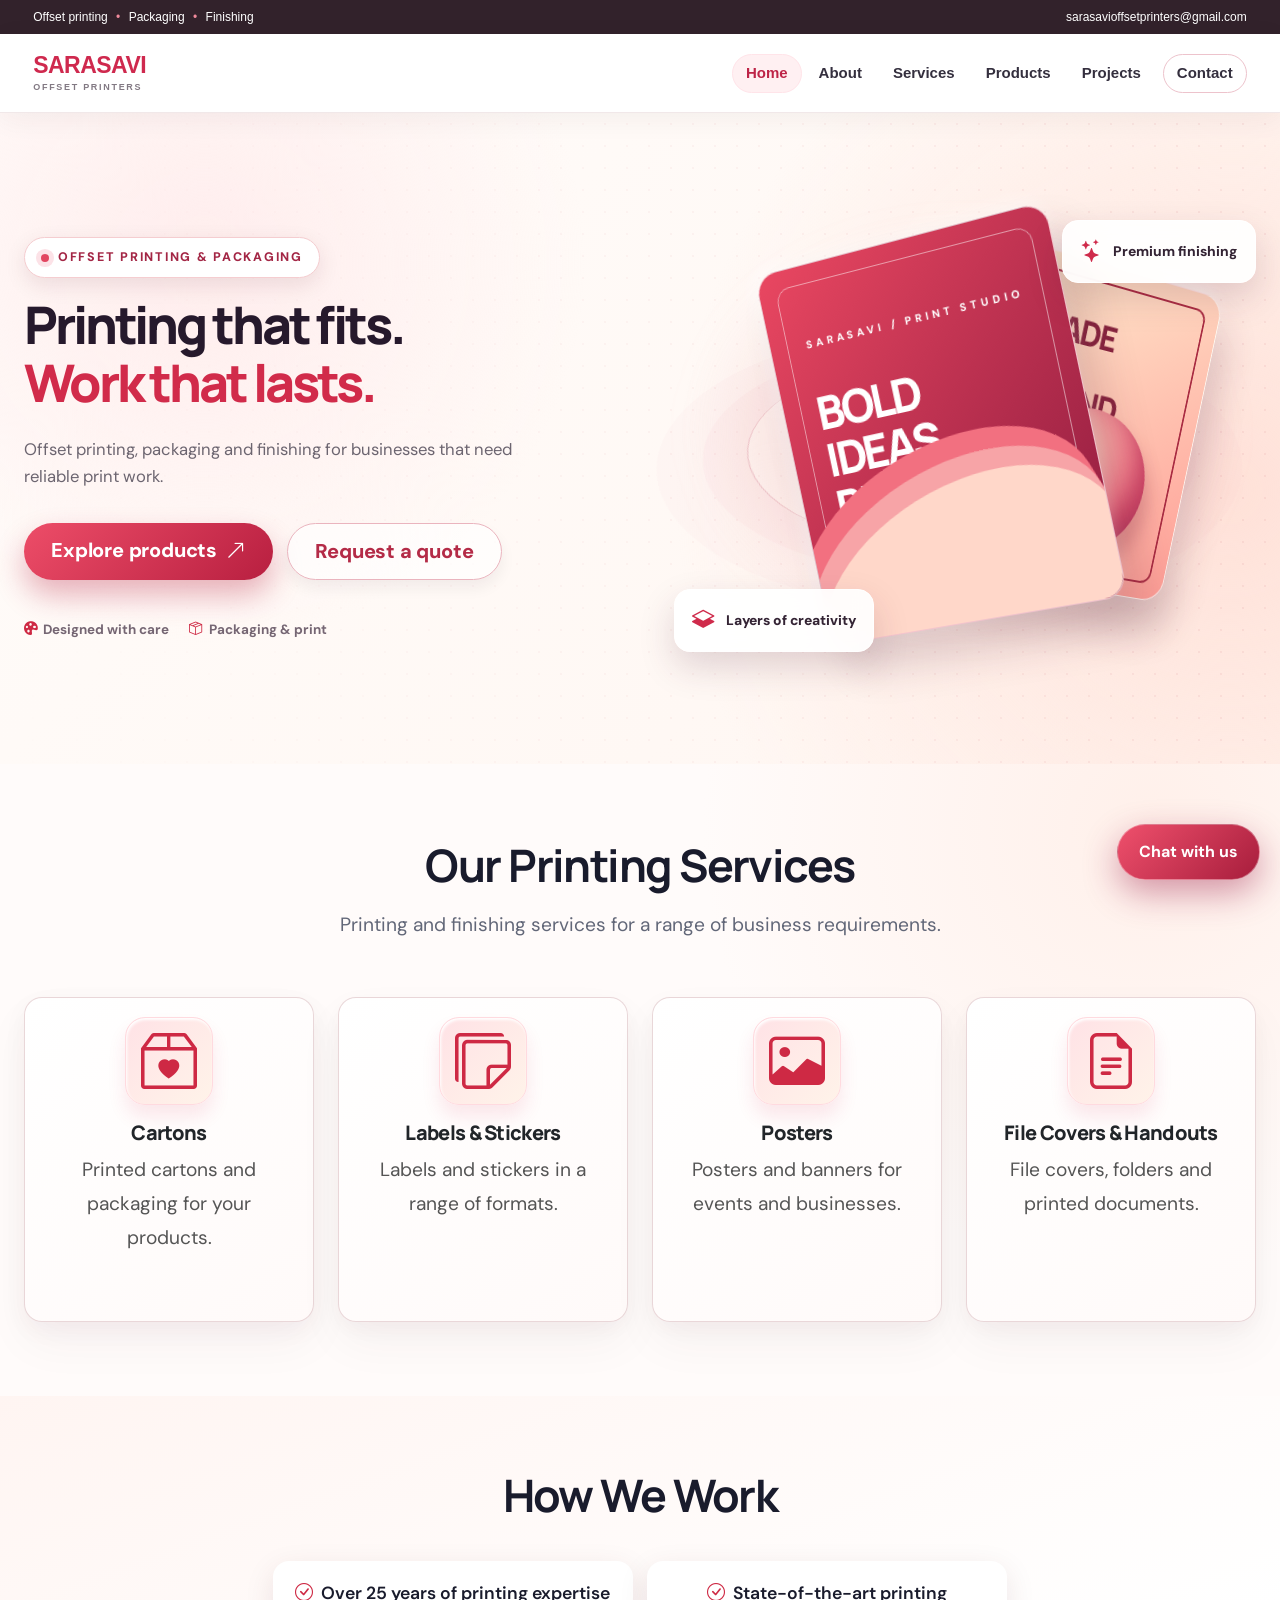
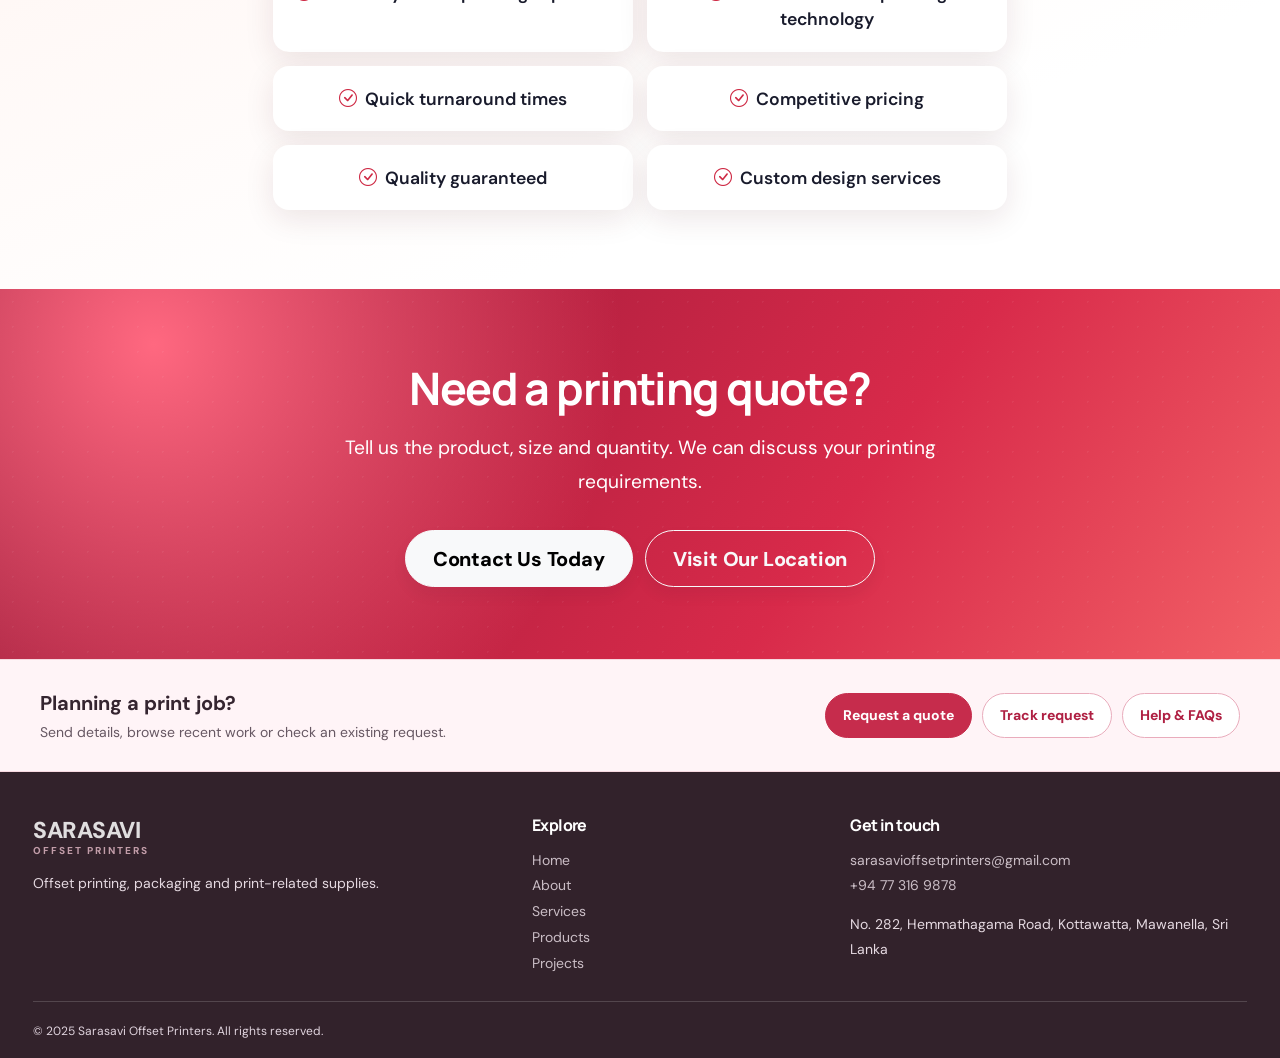
<file: SARASAVI PROJECT/index.html>
<!DOCTYPE html>

<html lang="en">
<head>
<meta charset="utf-8"/>
<meta content="width=device-width, initial-scale=1.0" name="viewport"/>
<title>Sarasavi Printing Solutions</title>
<!-- Bootstrap Icons -->
<link href="https://cdn.jsdelivr.net/npm/bootstrap-icons@1.10.5/font/bootstrap-icons.css" rel="stylesheet"/>
<link href="https://cdn.jsdelivr.net/npm/bootstrap@5.3.2/dist/css/bootstrap.min.css" rel="stylesheet"/>
<script src="https://cdn.jsdelivr.net/npm/bootstrap@5.3.2/dist/js/bootstrap.bundle.min.js"></script>
<style>
    body {
      font-family: 'Arial', sans-serif;
    }
    /*nav bar*/
    .nav-link.active {
  background-color: #dc2626 !important; /* Red background */
  color: #fff !important;               /* White text */
  border-radius: 6px;                   /* Rounded corners */
  padding: 0px 14px;                    /* Nice spacing */
}

.nav-link {
  color: #000; /* Default black */
  transition: 0.3s;
}

.nav-link:hover {
  color: #dc2626; /* Hover red */
}


    /* Hero Section */
    #hero {
      position: relative;
      background: linear-gradient(-45deg, #dc2626, #f87171, #dc2626);
      background-size: 400% 400%;
      color: white;
      text-align: center;
      padding: 10rem 2rem;
      overflow: hidden;
      animation: gradientBG 15s ease infinite;
    }
   
    @keyframes gradientBG {
      0% {background-position: 0% 50%;}
      50% {background-position: 100% 50%;}
      100% {background-position: 0% 50%;}
    }
    #hero h1 { font-size: 3rem; font-weight: bold; }
    #hero p { font-size: 1.5rem; margin-bottom: 2rem; }
    .hero-btns a { margin: 0 0.5rem; }

    /* Floating Icons */
    .floating { position: absolute; color: rgba(255, 255, 255, 0.3); font-size: 3rem; animation-iteration-count: infinite; animation-timing-function: ease-in-out; }
    .float1 { top: 15%; left: 10%; animation: float1Anim 7s infinite; }
    .float2 { top: 35%; right: 10%; font-size: 2.5rem; animation: float2Anim 6s infinite; }
    .float3 { bottom: 25%; left: 15%; animation: float3Anim 8s infinite; }
    .float4 { bottom: 20%; right: 12%; animation: float4Anim 5s infinite; }

    @keyframes float1Anim {0%{transform:translate(0,0) rotate(0deg);opacity:0.2;}50%{transform:translate(0,-20px) rotate(10deg);opacity:0.5;}100%{transform:translate(0,0) rotate(0deg);opacity:0.2;}}
    @keyframes float2Anim {0%{transform:translate(0,0) rotate(0deg);opacity:0.25;}50%{transform:translate(20px,-10px) rotate(-15deg);opacity:0.5;}100%{transform:translate(0,0) rotate(0deg);opacity:0.25;}}
    @keyframes float3Anim {0%{transform:translate(0,0) scale(1);opacity:0.2;}50%{transform:translate(0,-25px) scale(1.1);opacity:0.6;}100%{transform:translate(0,0) scale(1);opacity:0.2;}}
    @keyframes float4Anim {0%{transform:translate(0,0) rotate(0deg);opacity:0.2;}50%{transform:translate(-15px,-15px) rotate(5deg);opacity:0.5;}100%{transform:translate(0,0) rotate(0deg);opacity:0.2;}}

    /* Services */
    #services { padding: 6rem 2rem; background-color: #f9f9f9; }
    #services h2 { font-size: 2.5rem; font-weight: bold; margin-bottom: 1rem; }
    #services p { font-size: 1.2rem; margin-bottom: 3rem; color: #555; }
    .service-card { transition: transform 0.3s, box-shadow 0.3s; }
    .service-card:hover { transform: translateY(-10px); box-shadow: 0 20px 40px rgba(0,0,0,0.15); }

    /* Features */
    #features { padding: 6rem 2rem; }
    #features h2 { font-size: 2.5rem; font-weight: bold; margin-bottom: 2rem; }
    #features .feature { margin-bottom: 1rem; font-size: 1.1rem; }

    /* CTA */
    #cta { padding: 5rem 2rem; background: linear-gradient(to right, #dc2626, #ef4444, #f87171); color: white; text-align: center; }
    #cta h2 { font-size: 2.5rem; font-weight: bold; margin-bottom: 1rem; }
    #cta p { font-size: 1.2rem; margin-bottom: 2rem; }
  
/* Ticker container */
.ticker {
  position: relative;
  overflow: hidden;
  white-space: nowrap;
}

.ticker__inner {
  display: inline-block;
  animation: ticker 15s linear infinite;
}

.ticker__inner span {
  display: inline-block;
  margin-right: 3rem; /* spacing between repeats */
  font-weight: 500;
  font-size: 0.95rem;
}

@keyframes ticker {
  0% {
    transform: translateX(0);
  }
  100% {
    transform: translateX(-50%);
  }
}
 .navbar-brand {
      margin-left: auto; /* pushes it right */
      padding-right: 0;  /* no extra gap */
    }
</style>
<link href="premium-3d.css" rel="stylesheet"/>
<link href="site-shared.css?v=20261112-nav3" rel="stylesheet"/><link href="upgrades.css?v=4" rel="stylesheet"/>  <link rel="stylesheet" href="compact-layout.css?v=20261112-compact1">
</head>
<body><div class="sv-shared-top"><div class="sv-shell"><span>Offset printing <span class="sv-dot">•</span> Packaging <span class="sv-dot">•</span> Finishing</span><a href="mailto:sarasavioffsetprinters@gmail.com">sarasavioffsetprinters@gmail.com</a></div></div>
<header class="sv-shared-header"><div class="sv-shell sv-nav-layout"><a aria-label="Sarasavi Offset Printers home" class="sv-shared-brand" href="index.html"><span>SARASAVI</span><small>OFFSET PRINTERS</small></a><button aria-controls="sv-global-navigation" aria-expanded="false" aria-label="Toggle navigation" class="sv-mobile-toggle" type="button"><span></span><span></span><span></span></button><nav aria-label="Main navigation" class="sv-global-nav" id="sv-global-navigation"><a aria-current="page" class="sv-nav-link" href="index.html">Home</a><a class="sv-nav-link" href="about.html">About</a><a class="sv-nav-link" href="process.html">Services</a><a class="sv-nav-link" href="products.html">Products</a><a class="sv-nav-link" href="project.html">Projects</a><a class="sv-nav-link sv-contact-link" href="contact.html">Contact</a></nav></div></header>
<!-- ================= HEADER SECTION ================= -->
<!-- Navbar -->
<!-- ================= HERO SECTION ================= -->
<section aria-label="Sarasavi printing solutions" class="sv-hero" id="hero">
<div class="sv-hero-layout">
<div class="sv-hero-copy">
<span class="sv-kicker">OFFSET PRINTING &amp; PACKAGING</span>
<h1 id="heroText">Printing that fits.<br/><em>Work that lasts.</em></h1>
<p id="tagline">Offset printing, packaging and finishing for businesses that need reliable print work.</p>
<div class="hero-btns">
<a class="btn btn-light btn-lg" href="products.html">Explore products <i aria-hidden="true" class="bi bi-arrow-up-right ms-1"></i></a>
<a class="btn btn-outline-light btn-lg" href="contact.html">Request a quote</a>
</div>
<div class="sv-trust"><span><i aria-hidden="true" class="bi bi-palette-fill"></i> Designed with care</span><span><i aria-hidden="true" class="bi bi-box-seam"></i> Packaging &amp; print</span></div>
</div>
<div aria-hidden="true" class="sv-scene">
<div class="sv-halo"></div>
<div class="sv-print-card sv-print-back"><span class="sv-back-title">MADE<br/>TO<br/>STAND<br/>OUT.</span><span class="sv-back-disc"></span></div>
<div class="sv-print-card sv-print-main"><span class="sv-main-label">SARASAVI / PRINT STUDIO</span><span class="sv-main-title">BOLD<br/>IDEAS.<br/>BEAUTIFUL<br/>PRINT.</span><span class="sv-main-wave"></span></div>
<div class="sv-float-tag sv-tag-top"><i class="bi bi-stars"></i> Premium finishing</div>
<div class="sv-float-tag sv-tag-bottom"><i class="bi bi-layers-half"></i> Layers of creativity</div>
</div>
</div>
</section>
<!-- ================= SERVICES ================= -->
<section class="text-center" id="services">
<h2>Our Printing Services</h2>
<p>Printing and finishing services for a range of business requirements.</p>
<div class="row g-4">
<div class="col-md-3">
<div class="card service-card p-3 h-100">
<i class="bi bi-box2-heart display-4 text-danger mb-3"></i>
<h5>Cartons</h5>
<p>Printed cartons and packaging for your products.</p>
</div>
</div>
<div class="col-md-3">
<div class="card service-card p-3 h-100">
<i class="bi bi-stickies display-4 text-danger mb-3"></i>
<h5>Labels &amp; Stickers</h5>
<p>Labels and stickers in a range of formats.</p>
</div>
</div>
<div class="col-md-3">
<div class="card service-card p-3 h-100">
<i class="bi bi-image display-4 text-danger mb-3"></i>
<h5>Posters</h5>
<p>Posters and banners for events and businesses.</p>
</div>
</div>
<div class="col-md-3">
<div class="card service-card p-3 h-100">
<i class="bi bi-file-earmark-text display-4 text-danger mb-3"></i>
<h5>File Covers &amp; Handouts</h5>
<p>File covers, folders and printed documents.</p>
</div>
</div>
</div>
</section>
<!-- ================= FEATURES ================= -->
<section class="text-center" id="features">
<h2>How We Work</h2>
<div class="row justify-content-center mt-4">
<div class="col-md-4 feature"><i class="bi bi-check-circle text-danger me-2"></i>Over 25 years of printing expertise</div>
<div class="col-md-4 feature"><i class="bi bi-check-circle text-danger me-2"></i>State-of-the-art printing technology</div>
<div class="col-md-4 feature"><i class="bi bi-check-circle text-danger me-2"></i>Quick turnaround times</div>
<div class="col-md-4 feature"><i class="bi bi-check-circle text-danger me-2"></i>Competitive pricing</div>
<div class="col-md-4 feature"><i class="bi bi-check-circle text-danger me-2"></i>Quality guaranteed</div>
<div class="col-md-4 feature"><i class="bi bi-check-circle text-danger me-2"></i>Custom design services</div>
</div>
</section>
<!-- ================= CTA ================= -->
<section id="cta">
<h2>Need a printing quote?</h2>
<p>Tell us the product, size and quantity. We can discuss your printing requirements.</p>
<a class="btn btn-light btn-lg me-2" href="contact.html">Contact Us Today</a>
<a class="btn btn-outline-light btn-lg" href="contact.html#location">Visit Our Location</a>
</section>
<!--nav bar-->
<!-- ================= FOOTER ================= -->
<link href="assistant.css" rel="stylesheet"/>
<section aria-label="Customer tools" class="up-quicklinks"><div class="sv-shell"><div><strong>Planning a print job?</strong><span>Send details, browse recent work or check an existing request.</span></div><div class="up-quickactions"><a href="quote.html">Request a quote</a><a href="tracking.html">Track request</a><a href="faq.html">Help &amp; FAQs</a></div></div></section><footer class="sv-shared-footer"><div class="sv-shell"><div class="sv-footer-grid"><div><a class="sv-footer-brand" href="index.html">SARASAVI <small>OFFSET PRINTERS</small></a><p>Offset printing, packaging and print-related supplies.</p></div><div><h3>Explore</h3><div class="sv-footer-links"><a href="index.html">Home</a><a href="about.html">About</a><a href="process.html">Services</a><a href="products.html">Products</a><a href="project.html">Projects</a></div></div><div><h3>Get in touch</h3><a href="mailto:sarasavioffsetprinters@gmail.com">sarasavioffsetprinters@gmail.com</a><a href="tel:+94773169878">+94 77 316 9878</a><p>No. 282, Hemmathagama Road, Kottawatta, Mawanella, Sri Lanka</p></div></div><div class="sv-footer-bottom">© 2025 Sarasavi Offset Printers. All rights reserved.</div></div></footer><script defer="" src="assistant.js"></script>
<script defer="" src="premium-3d.js"></script>
<script defer="True" src="site-shared.js"></script><script defer="True" src="upgrades.js?v=4"></script></body>
</html>
</file>
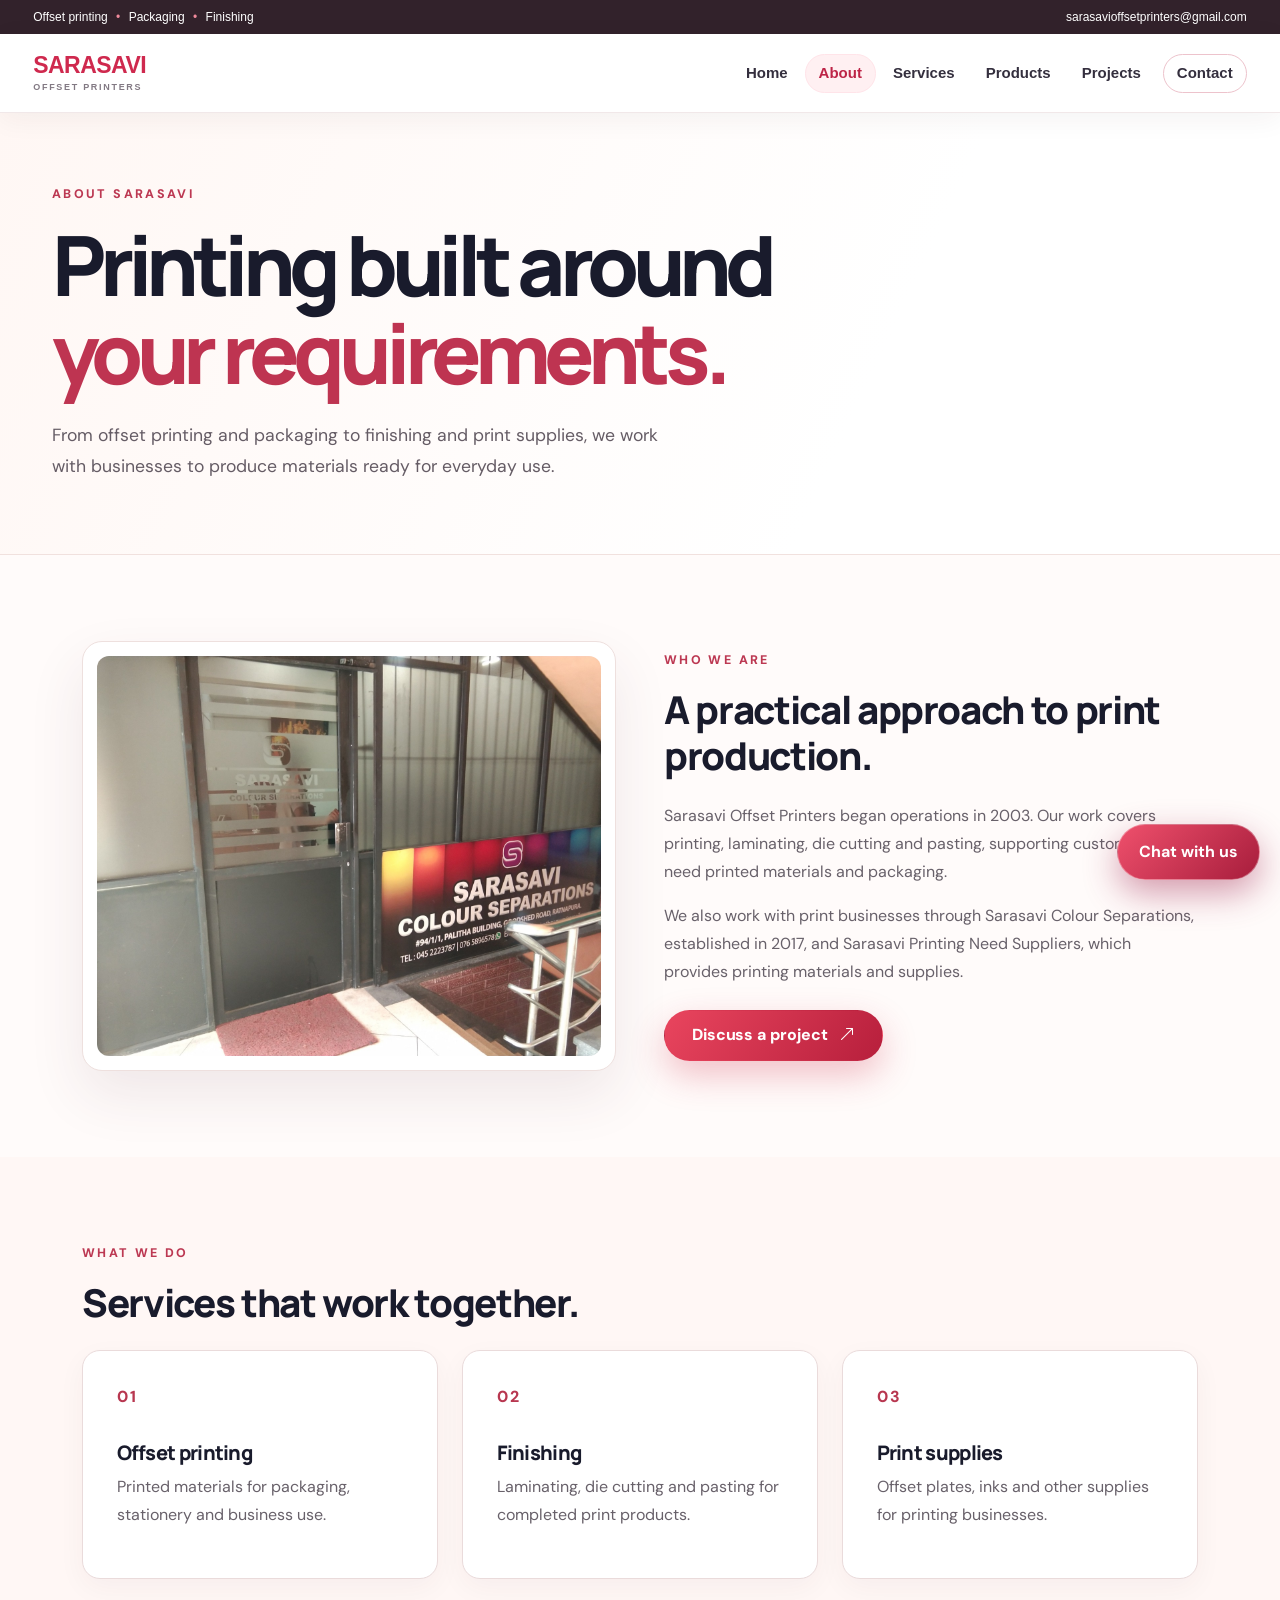
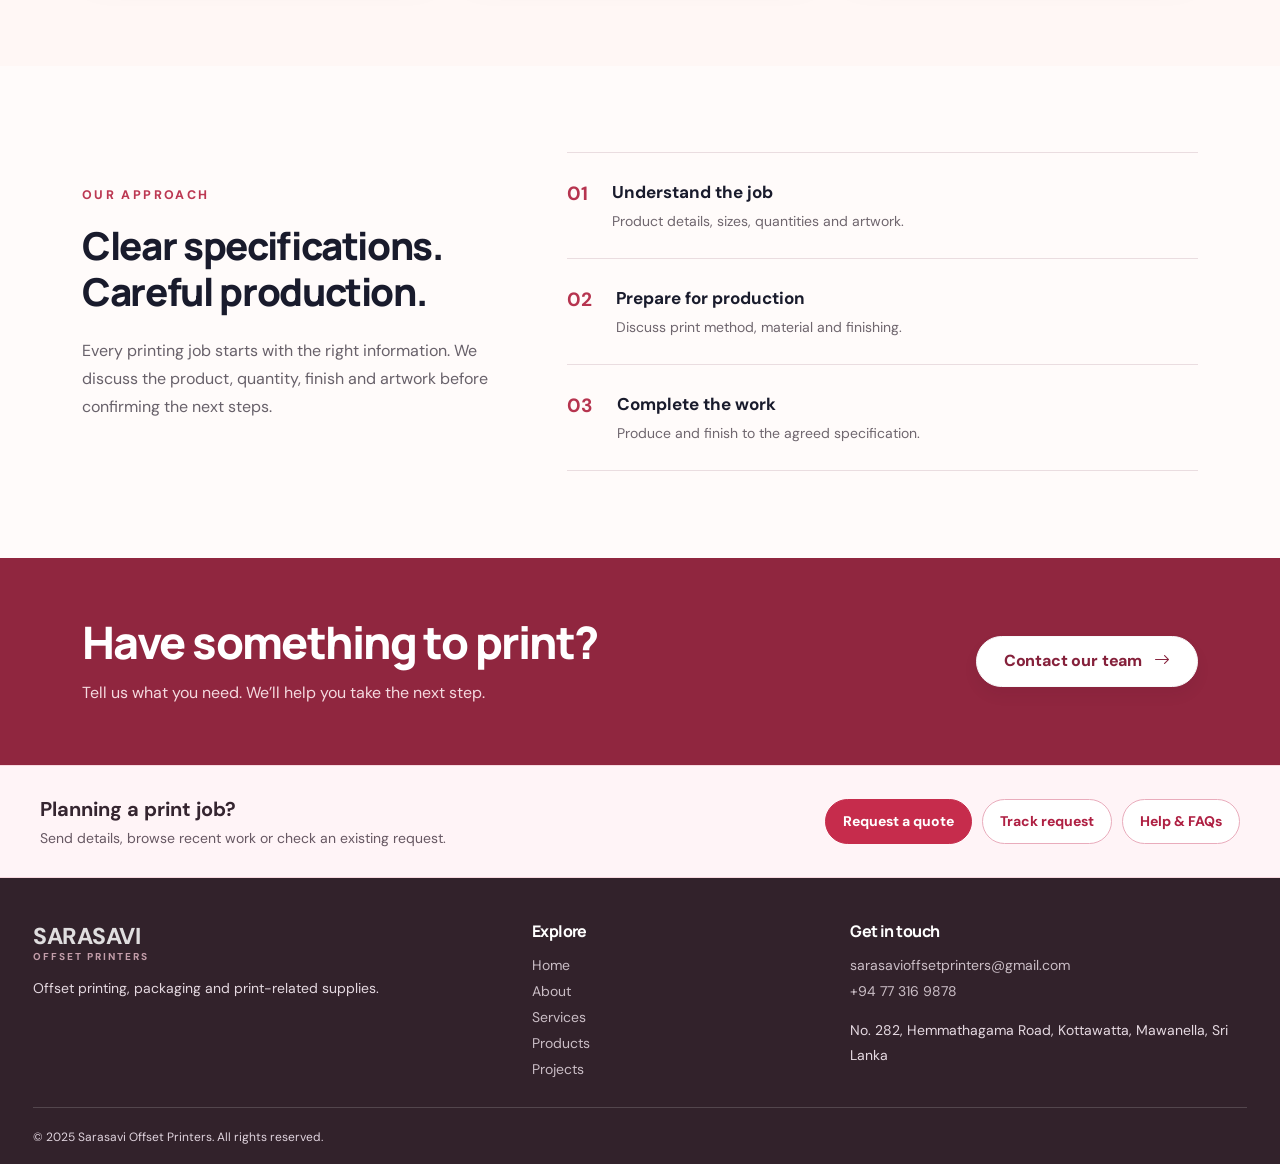
<file: SARASAVI PROJECT/about.html>
<!DOCTYPE html>

<html lang="en"><head><meta charset="utf-8"/><meta content="width=device-width, initial-scale=1" name="viewport"/><meta content="Sarasavi Offset Printers provides offset printing, packaging and print-related services in Sri Lanka." name="description"/><link href="https://cdn.jsdelivr.net/npm/bootstrap@5.3.2/dist/css/bootstrap.min.css" rel="stylesheet"/><link href="https://cdn.jsdelivr.net/npm/bootstrap-icons@1.11.3/font/bootstrap-icons.min.css" rel="stylesheet"/><link href="premium-3d.css" rel="stylesheet"/><link href="refined-pages.css" rel="stylesheet"/><link href="assistant.css" rel="stylesheet"/><title>About Us | Sarasavi Offset Printers</title><link href="site-shared.css?v=20261112-nav3" rel="stylesheet"/><link href="upgrades.css?v=4" rel="stylesheet"/>  <link rel="stylesheet" href="compact-layout.css?v=20261112-compact1">
</head><body><div class="sv-shared-top"><div class="sv-shell"><span>Offset printing <span class="sv-dot">•</span> Packaging <span class="sv-dot">•</span> Finishing</span><a href="mailto:sarasavioffsetprinters@gmail.com">sarasavioffsetprinters@gmail.com</a></div></div>
<header class="sv-shared-header"><div class="sv-shell sv-nav-layout"><a aria-label="Sarasavi Offset Printers home" class="sv-shared-brand" href="index.html"><span>SARASAVI</span><small>OFFSET PRINTERS</small></a><button aria-controls="sv-global-navigation" aria-expanded="false" aria-label="Toggle navigation" class="sv-mobile-toggle" type="button"><span></span><span></span><span></span></button><nav aria-label="Main navigation" class="sv-global-nav" id="sv-global-navigation"><a class="sv-nav-link" href="index.html">Home</a><a aria-current="page" class="sv-nav-link" href="about.html">About</a><a class="sv-nav-link" href="process.html">Services</a><a class="sv-nav-link" href="products.html">Products</a><a class="sv-nav-link" href="project.html">Projects</a><a class="sv-nav-link sv-contact-link" href="contact.html">Contact</a></nav></div></header>
<main><section class="sv-page-intro"><div class="container"><div class="eyebrow">ABOUT SARASAVI</div><h1>Printing built around<br/><span>your requirements.</span></h1><p>From offset printing and packaging to finishing and print supplies, we work with businesses to produce materials ready for everyday use.</p></div></section>
<section class="sv-section"><div class="container"><div class="row g-5 align-items-center"><div class="col-lg-6"><div class="photo-frame"><img alt="Offset printing equipment" loading="lazy" src="project_img/sarasavioffsetprint.jpg"/></div></div><div class="col-lg-6"><div class="eyebrow">WHO WE ARE</div><h2>A practical approach to print production.</h2><p>Sarasavi Offset Printers began operations in 2003. Our work covers printing, laminating, die cutting and pasting, supporting customers who need printed materials and packaging.</p><p>We also work with print businesses through Sarasavi Colour Separations, established in 2017, and Sarasavi Printing Need Suppliers, which provides printing materials and supplies.</p><a class="btn btn-danger mt-2" href="contact.html">Discuss a project <i class="bi bi-arrow-up-right ms-2"></i></a></div></div></div></section>
<section class="sv-section sv-soft"><div class="container"><div class="eyebrow">WHAT WE DO</div><h2 class="mb-4">Services that work together.</h2><div class="row g-4"><div class="col-md-4"><div class="sv-simple-card"><span class="card-index">01</span><h3>Offset printing</h3><p>Printed materials for packaging, stationery and business use.</p></div></div><div class="col-md-4"><div class="sv-simple-card"><span class="card-index">02</span><h3>Finishing</h3><p>Laminating, die cutting and pasting for completed print products.</p></div></div><div class="col-md-4"><div class="sv-simple-card"><span class="card-index">03</span><h3>Print supplies</h3><p>Offset plates, inks and other supplies for printing businesses.</p></div></div></div></div></section>
<section class="sv-section"><div class="container"><div class="row g-5 align-items-center"><div class="col-lg-5"><div class="eyebrow">OUR APPROACH</div><h2>Clear specifications. Careful production.</h2><p>Every printing job starts with the right information. We discuss the product, quantity, finish and artwork before confirming the next steps.</p></div><div class="col-lg-7"><div class="steps"><div><strong>01</strong><span><b>Understand the job</b><small>Product details, sizes, quantities and artwork.</small></span></div><div><strong>02</strong><span><b>Prepare for production</b><small>Discuss print method, material and finishing.</small></span></div><div><strong>03</strong><span><b>Complete the work</b><small>Produce and finish to the agreed specification.</small></span></div></div></div></div></div></section>
<section class="sv-cta"><div class="container d-lg-flex align-items-center justify-content-between gap-4"><div><h2>Have something to print?</h2><p>Tell us what you need. We’ll help you take the next step.</p></div><a class="btn btn-light" href="contact.html">Contact our team <i class="bi bi-arrow-right ms-2"></i></a></div></section></main><script src="https://cdn.jsdelivr.net/npm/bootstrap@5.3.2/dist/js/bootstrap.bundle.min.js"></script><section aria-label="Customer tools" class="up-quicklinks"><div class="sv-shell"><div><strong>Planning a print job?</strong><span>Send details, browse recent work or check an existing request.</span></div><div class="up-quickactions"><a href="quote.html">Request a quote</a><a href="tracking.html">Track request</a><a href="faq.html">Help &amp; FAQs</a></div></div></section><footer class="sv-shared-footer"><div class="sv-shell"><div class="sv-footer-grid"><div><a class="sv-footer-brand" href="index.html">SARASAVI <small>OFFSET PRINTERS</small></a><p>Offset printing, packaging and print-related supplies.</p></div><div><h3>Explore</h3><div class="sv-footer-links"><a href="index.html">Home</a><a href="about.html">About</a><a href="process.html">Services</a><a href="products.html">Products</a><a href="project.html">Projects</a></div></div><div><h3>Get in touch</h3><a href="mailto:sarasavioffsetprinters@gmail.com">sarasavioffsetprinters@gmail.com</a><a href="tel:+94773169878">+94 77 316 9878</a><p>No. 282, Hemmathagama Road, Kottawatta, Mawanella, Sri Lanka</p></div></div><div class="sv-footer-bottom">© 2025 Sarasavi Offset Printers. All rights reserved.</div></div></footer><script defer="" src="assistant.js"></script><script defer="True" src="site-shared.js"></script><script defer="True" src="upgrades.js?v=4"></script></body></html>
</file>
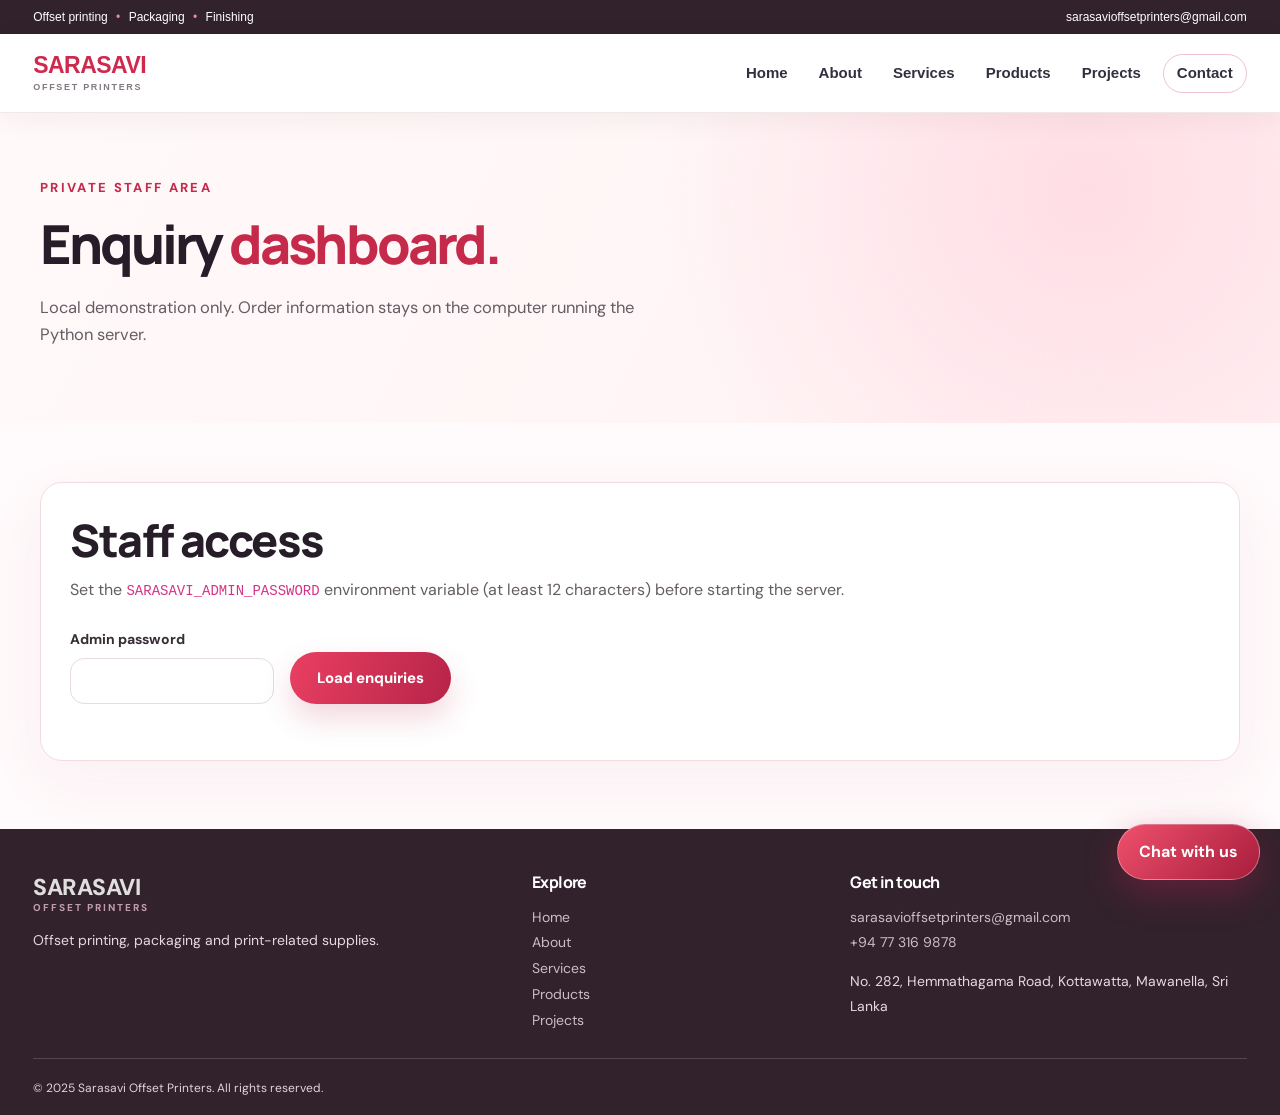
<file: SARASAVI PROJECT/admin.html>
<!DOCTYPE html>
<html lang="en"><head><meta charset="utf-8"/><meta content="width=device-width,initial-scale=1" name="viewport"/><title>Local order dashboard | Sarasavi Offset Printers</title><meta content="Sarasavi printing, packaging and customer support services" name="description"/><link href="https://cdn.jsdelivr.net/npm/bootstrap@5.3.2/dist/css/bootstrap.min.css" rel="stylesheet"/><link href="premium-3d.css" rel="stylesheet"/><link href="refined-pages.css" rel="stylesheet"/><link href="site-shared.css?v=20261112-nav3" rel="stylesheet"/><link href="upgrades.css?v=4" rel="stylesheet"/><link href="assistant.css" rel="stylesheet"/>  <link rel="stylesheet" href="compact-layout.css?v=20261112-compact1">
</head><body><div class="sv-shared-top"><div class="sv-shell"><span>Offset printing <span class="sv-dot">•</span> Packaging <span class="sv-dot">•</span> Finishing</span><a href="mailto:sarasavioffsetprinters@gmail.com">sarasavioffsetprinters@gmail.com</a></div></div>
<header class="sv-shared-header"><div class="sv-shell sv-nav-layout"><a aria-label="Sarasavi Offset Printers home" class="sv-shared-brand" href="index.html"><span>SARASAVI</span><small>OFFSET PRINTERS</small></a><button aria-controls="sv-global-navigation" aria-expanded="false" aria-label="Toggle navigation" class="sv-mobile-toggle" type="button"><span></span><span></span><span></span></button><nav aria-label="Main navigation" class="sv-global-nav" id="sv-global-navigation"><a class="sv-nav-link" href="index.html">Home</a><a class="sv-nav-link" href="about.html">About</a><a class="sv-nav-link" href="process.html">Services</a><a class="sv-nav-link" href="products.html">Products</a><a class="sv-nav-link" href="project.html">Projects</a><a class="sv-nav-link sv-contact-link" href="contact.html">Contact</a></nav></div></header><main class="sv-upgrade">
<section class="up-hero up-small"><div class="sv-shell"><p class="up-eyebrow">PRIVATE STAFF AREA</p><h1>Enquiry <span>dashboard.</span></h1><p>Local demonstration only. Order information stays on the computer running the Python server.</p></div></section><section class="up-section"><div class="sv-shell"><div class="up-panel"><h2>Staff access</h2><p>Set the <code>SARASAVI_ADMIN_PASSWORD</code> environment variable (at least 12 characters) before starting the server.</p><form class="up-form up-inline" id="admin-login"><label>Admin password<input autocomplete="off" id="admin-password" required="" type="password"/></label><button class="up-primary" type="submit">Load enquiries</button></form><div class="up-feedback" id="admin-result" role="status"></div><div aria-live="polite" class="up-admin-orders" id="admin-orders"></div></div></div></section>
</main><footer class="sv-shared-footer"><div class="sv-shell"><div class="sv-footer-grid"><div><a class="sv-footer-brand" href="index.html">SARASAVI <small>OFFSET PRINTERS</small></a><p>Offset printing, packaging and print-related supplies.</p></div><div><h3>Explore</h3><div class="sv-footer-links"><a href="index.html">Home</a><a href="about.html">About</a><a href="process.html">Services</a><a href="products.html">Products</a><a href="project.html">Projects</a></div></div><div><h3>Get in touch</h3><a href="mailto:sarasavioffsetprinters@gmail.com">sarasavioffsetprinters@gmail.com</a><a href="tel:+94773169878">+94 77 316 9878</a><p>No. 282, Hemmathagama Road, Kottawatta, Mawanella, Sri Lanka</p></div></div><div class="sv-footer-bottom">© 2025 Sarasavi Offset Printers. All rights reserved.</div></div></footer><script defer="" src="site-shared.js"></script><script defer="" src="site-config.js"></script><script defer="" src="upgrades.js?v=4"></script><script defer="" src="assistant.js"></script></body></html>
</file>
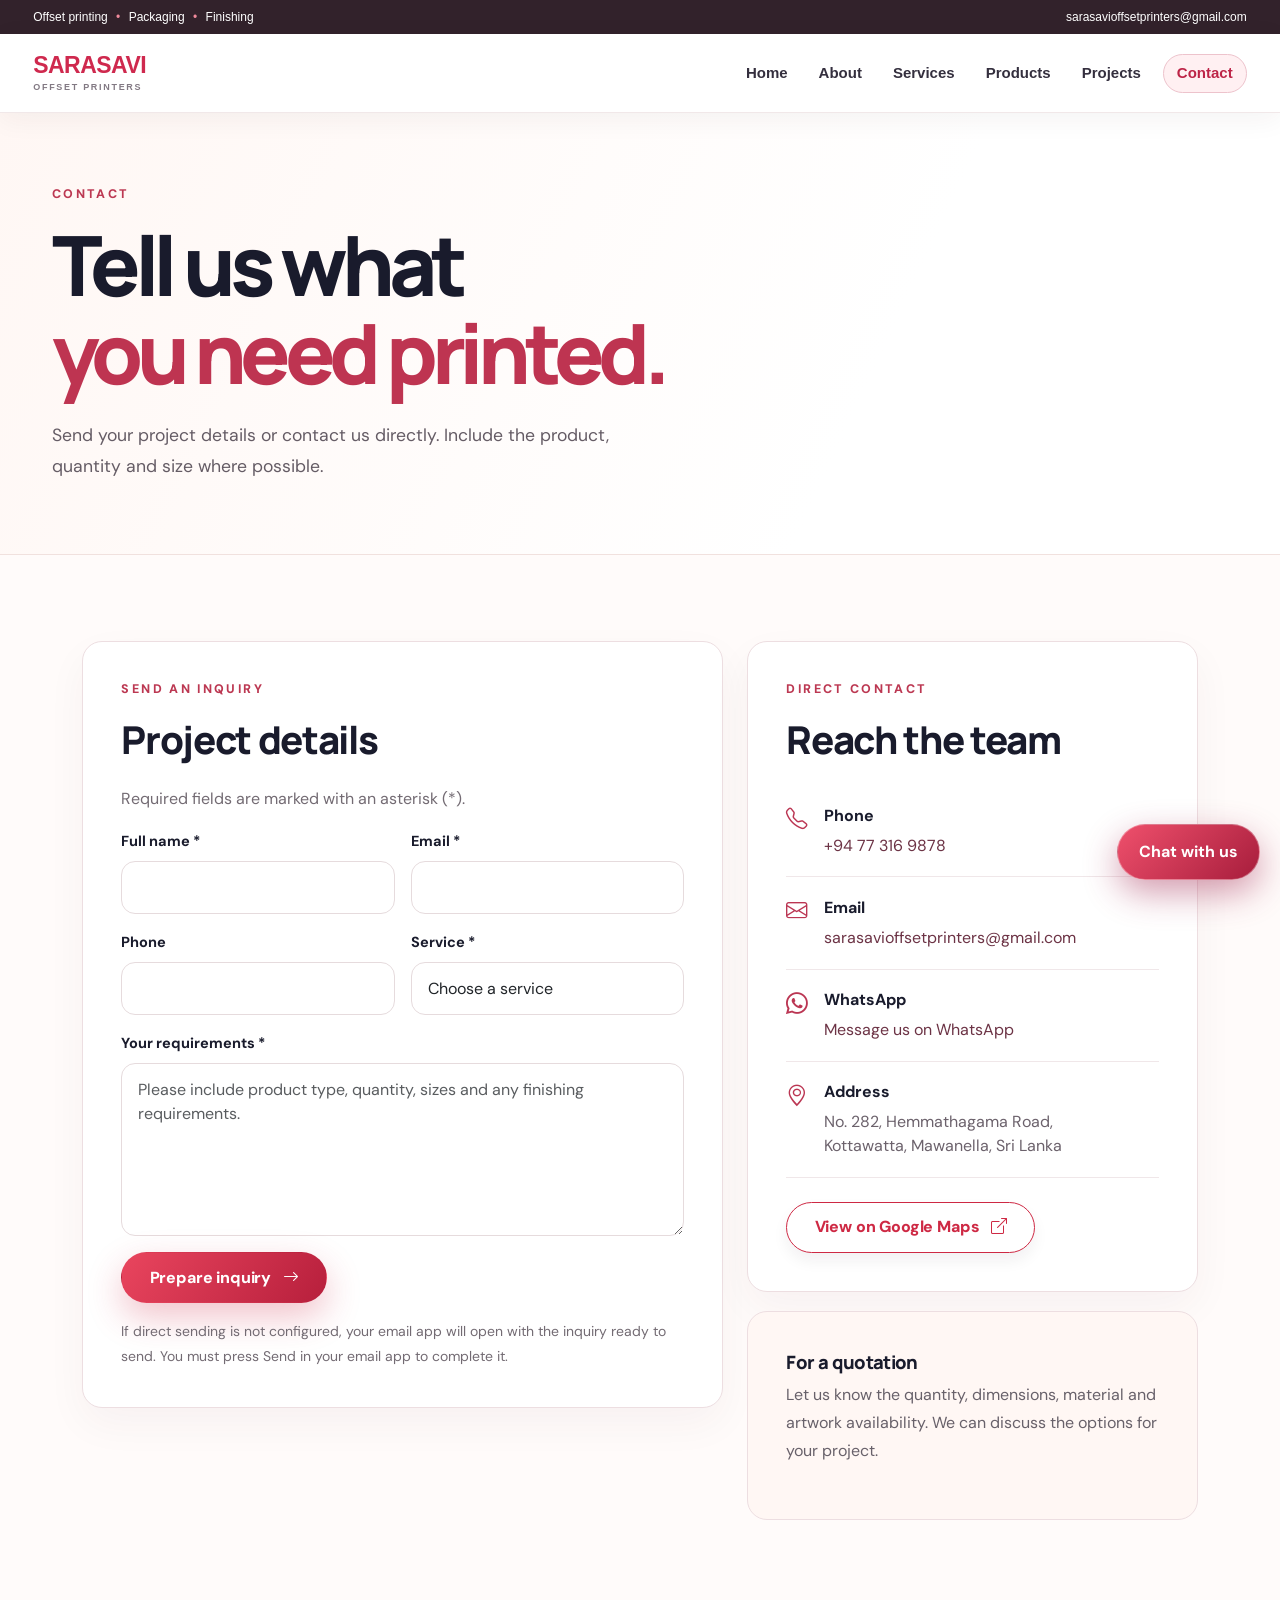
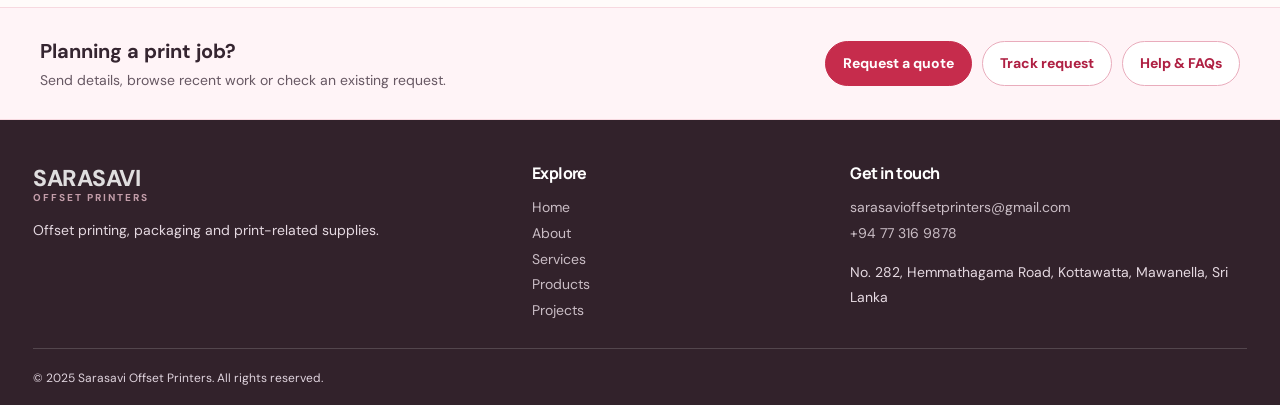
<file: SARASAVI PROJECT/contact.html>
<!DOCTYPE html>

<html lang="en"><head><meta charset="utf-8"/><meta content="width=device-width, initial-scale=1" name="viewport"/><meta content="Sarasavi Offset Printers provides offset printing, packaging and print-related services in Sri Lanka." name="description"/><link href="https://cdn.jsdelivr.net/npm/bootstrap@5.3.2/dist/css/bootstrap.min.css" rel="stylesheet"/><link href="https://cdn.jsdelivr.net/npm/bootstrap-icons@1.11.3/font/bootstrap-icons.min.css" rel="stylesheet"/><link href="premium-3d.css" rel="stylesheet"/><link href="refined-pages.css" rel="stylesheet"/><link href="assistant.css" rel="stylesheet"/><title>Contact Us | Sarasavi Offset Printers</title><link href="site-shared.css?v=20261112-nav3" rel="stylesheet"/><link href="upgrades.css?v=4" rel="stylesheet"/>  <link rel="stylesheet" href="compact-layout.css?v=20261112-compact1">
</head><body><div class="sv-shared-top"><div class="sv-shell"><span>Offset printing <span class="sv-dot">•</span> Packaging <span class="sv-dot">•</span> Finishing</span><a href="mailto:sarasavioffsetprinters@gmail.com">sarasavioffsetprinters@gmail.com</a></div></div>
<header class="sv-shared-header"><div class="sv-shell sv-nav-layout"><a aria-label="Sarasavi Offset Printers home" class="sv-shared-brand" href="index.html"><span>SARASAVI</span><small>OFFSET PRINTERS</small></a><button aria-controls="sv-global-navigation" aria-expanded="false" aria-label="Toggle navigation" class="sv-mobile-toggle" type="button"><span></span><span></span><span></span></button><nav aria-label="Main navigation" class="sv-global-nav" id="sv-global-navigation"><a class="sv-nav-link" href="index.html">Home</a><a class="sv-nav-link" href="about.html">About</a><a class="sv-nav-link" href="process.html">Services</a><a class="sv-nav-link" href="products.html">Products</a><a class="sv-nav-link" href="project.html">Projects</a><a aria-current="page" class="sv-nav-link sv-contact-link" href="contact.html">Contact</a></nav></div></header>
<main><section class="sv-page-intro"><div class="container"><div class="eyebrow">CONTACT</div><h1>Tell us what<br/><span>you need printed.</span></h1><p>Send your project details or contact us directly. Include the product, quantity and size where possible.</p></div></section>
<section class="sv-section"><div class="container"><div class="row g-4"><div class="col-lg-7"><div class="sv-form-panel"><div class="eyebrow">SEND AN INQUIRY</div><h2>Project details</h2><p class="muted">Required fields are marked with an asterisk (*).</p><form id="contactForm" novalidate=""><div class="row g-3"><div class="col-md-6"><label class="form-label" for="name">Full name *</label><input autocomplete="name" class="form-control" id="name" maxlength="100" name="name" required=""/></div><div class="col-md-6"><label class="form-label" for="email">Email *</label><input autocomplete="email" class="form-control" id="email" maxlength="150" name="email" required="" type="email"/></div><div class="col-md-6"><label class="form-label" for="phone">Phone</label><input autocomplete="tel" class="form-control" id="phone" maxlength="30" name="phone" type="tel"/></div><div class="col-md-6"><label class="form-label" for="service">Service *</label><select class="form-select" id="service" name="service" required=""><option value="">Choose a service</option><option>Printing</option><option>Cartons &amp; packaging</option><option>Labels &amp; stickers</option><option>Finishing</option><option>Printing plates &amp; supplies</option><option>Other inquiry</option></select></div><div class="col-12"><label class="form-label" for="message">Your requirements *</label><textarea class="form-control" id="message" maxlength="3000" minlength="10" name="message" placeholder="Please include product type, quantity, sizes and any finishing requirements." required="" rows="6"></textarea></div><div class="col-12"><button class="btn btn-danger" id="contactSubmit" type="submit">Prepare inquiry <i class="bi bi-arrow-right ms-2"></i></button><div aria-live="polite" class="form-status" id="formStatus" role="status"></div><p class="small muted mt-3 mb-0">If direct sending is not configured, your email app will open with the inquiry ready to send. You must press Send in your email app to complete it.</p></div></div></form></div></div>
<div class="col-lg-5"><div class="sv-contact-side"><div class="eyebrow">DIRECT CONTACT</div><h2>Reach the team</h2><div class="contact-method"><i class="bi bi-telephone"></i><div><strong>Phone</strong><a href="tel:+94773169878">+94 77 316 9878</a></div></div><div class="contact-method"><i class="bi bi-envelope"></i><div><strong>Email</strong><a href="mailto:sarasavioffsetprinters@gmail.com">sarasavioffsetprinters@gmail.com</a></div></div><div class="contact-method"><i class="bi bi-whatsapp"></i><div><strong>WhatsApp</strong><a href="https://wa.me/94773169878" rel="noopener noreferrer" target="_blank">Message us on WhatsApp</a></div></div><div class="contact-method"><i class="bi bi-geo-alt"></i><div><strong>Address</strong><span>No. 282, Hemmathagama Road,<br/>Kottawatta, Mawanella, Sri Lanka</span></div></div><a class="btn btn-outline-danger mt-4" href="https://www.google.com/maps/search/?api=1&amp;query=Sarasavi+Offset+Printers+Mawanella" rel="noopener noreferrer" target="_blank">View on Google Maps <i class="bi bi-box-arrow-up-right ms-2"></i></a></div><div class="sv-help-note"><h3>For a quotation</h3><p>Let us know the quantity, dimensions, material and artwork availability. We can discuss the options for your project.</p></div></div></div></div></section></main><script defer="" src="contact-form.js"></script><script src="https://cdn.jsdelivr.net/npm/bootstrap@5.3.2/dist/js/bootstrap.bundle.min.js"></script><section aria-label="Customer tools" class="up-quicklinks"><div class="sv-shell"><div><strong>Planning a print job?</strong><span>Send details, browse recent work or check an existing request.</span></div><div class="up-quickactions"><a href="quote.html">Request a quote</a><a href="tracking.html">Track request</a><a href="faq.html">Help &amp; FAQs</a></div></div></section><footer class="sv-shared-footer"><div class="sv-shell"><div class="sv-footer-grid"><div><a class="sv-footer-brand" href="index.html">SARASAVI <small>OFFSET PRINTERS</small></a><p>Offset printing, packaging and print-related supplies.</p></div><div><h3>Explore</h3><div class="sv-footer-links"><a href="index.html">Home</a><a href="about.html">About</a><a href="process.html">Services</a><a href="products.html">Products</a><a href="project.html">Projects</a></div></div><div><h3>Get in touch</h3><a href="mailto:sarasavioffsetprinters@gmail.com">sarasavioffsetprinters@gmail.com</a><a href="tel:+94773169878">+94 77 316 9878</a><p>No. 282, Hemmathagama Road, Kottawatta, Mawanella, Sri Lanka</p></div></div><div class="sv-footer-bottom">© 2025 Sarasavi Offset Printers. All rights reserved.</div></div></footer><script defer="" src="assistant.js"></script><script defer="True" src="site-shared.js"></script><script defer="True" src="upgrades.js?v=4"></script></body></html>
</file>
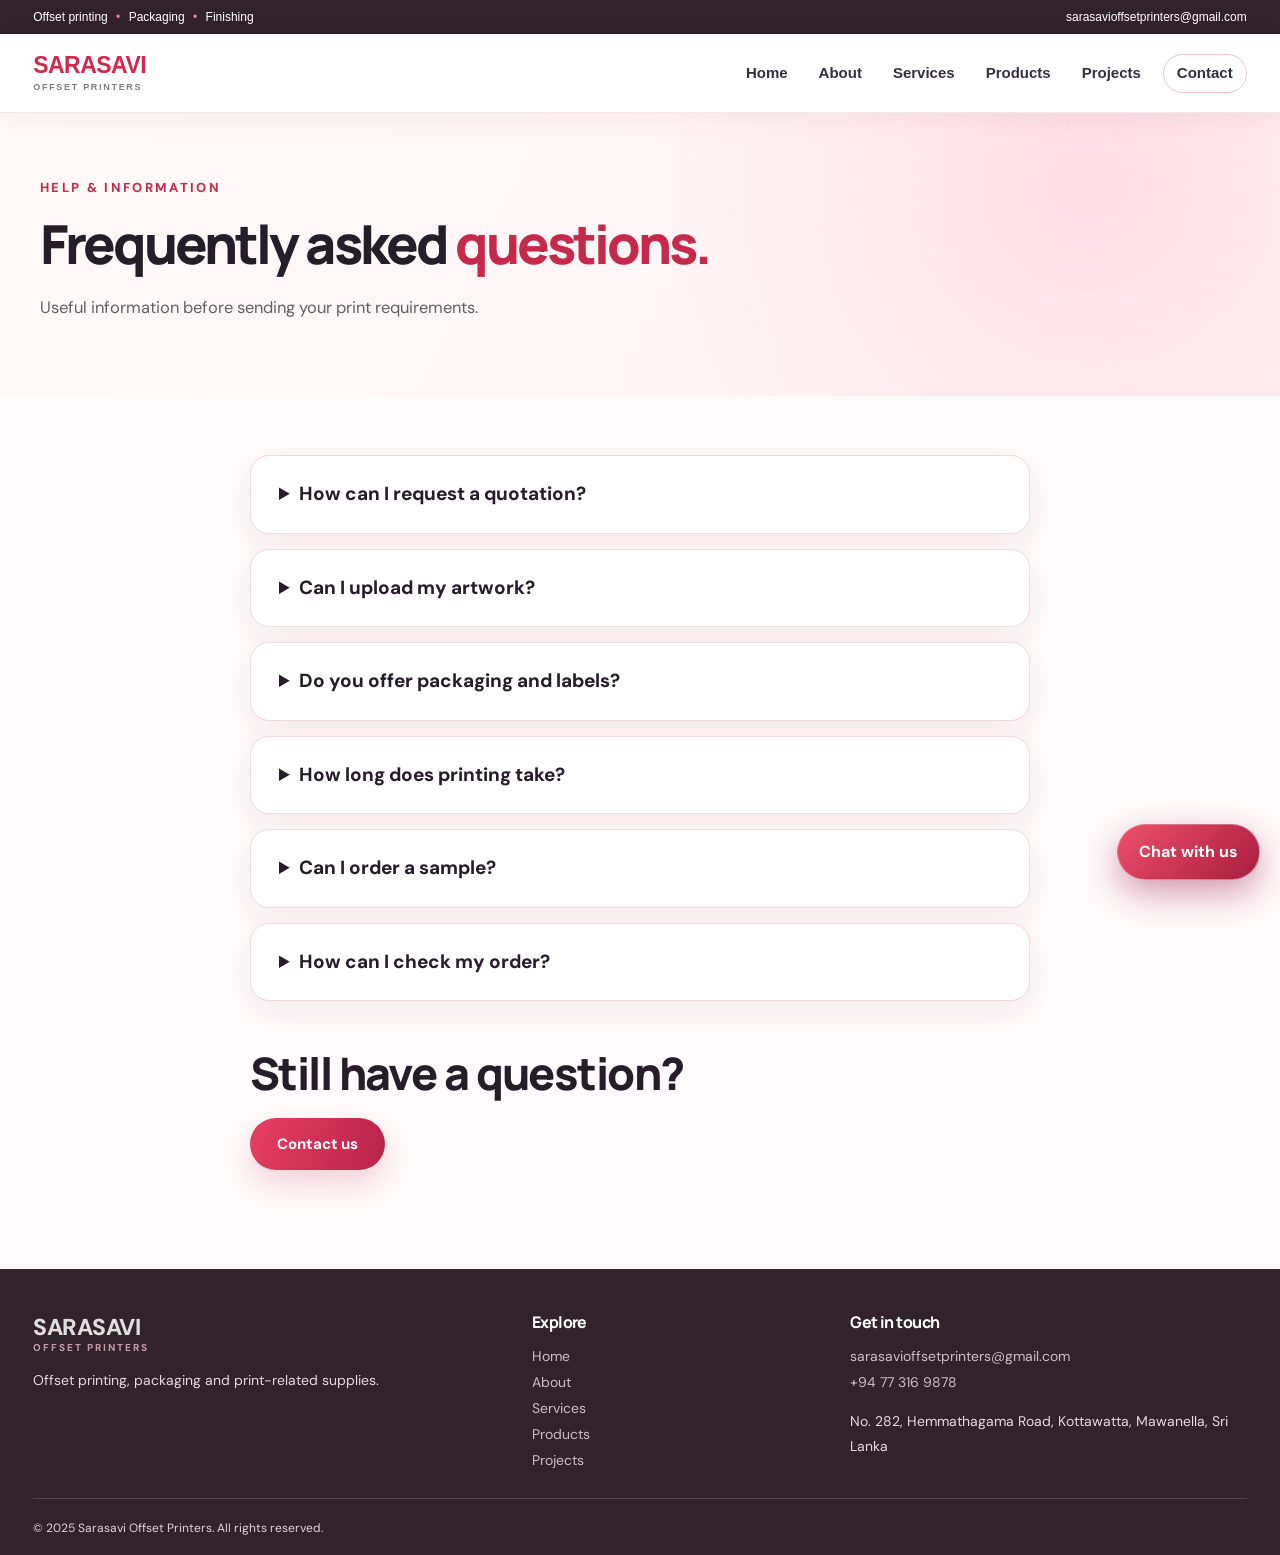
<file: SARASAVI PROJECT/faq.html>
<!DOCTYPE html>
<html lang="en"><head><meta charset="utf-8"/><meta content="width=device-width,initial-scale=1" name="viewport"/><title>Printing questions | Sarasavi Offset Printers</title><meta content="Sarasavi printing, packaging and customer support services" name="description"/><link href="https://cdn.jsdelivr.net/npm/bootstrap@5.3.2/dist/css/bootstrap.min.css" rel="stylesheet"/><link href="premium-3d.css" rel="stylesheet"/><link href="refined-pages.css" rel="stylesheet"/><link href="site-shared.css?v=20261112-nav3" rel="stylesheet"/><link href="upgrades.css?v=4" rel="stylesheet"/><link href="assistant.css" rel="stylesheet"/>  <link rel="stylesheet" href="compact-layout.css?v=20261112-compact1">
</head><body><div class="sv-shared-top"><div class="sv-shell"><span>Offset printing <span class="sv-dot">•</span> Packaging <span class="sv-dot">•</span> Finishing</span><a href="mailto:sarasavioffsetprinters@gmail.com">sarasavioffsetprinters@gmail.com</a></div></div>
<header class="sv-shared-header"><div class="sv-shell sv-nav-layout"><a aria-label="Sarasavi Offset Printers home" class="sv-shared-brand" href="index.html"><span>SARASAVI</span><small>OFFSET PRINTERS</small></a><button aria-controls="sv-global-navigation" aria-expanded="false" aria-label="Toggle navigation" class="sv-mobile-toggle" type="button"><span></span><span></span><span></span></button><nav aria-label="Main navigation" class="sv-global-nav" id="sv-global-navigation"><a class="sv-nav-link" href="index.html">Home</a><a class="sv-nav-link" href="about.html">About</a><a class="sv-nav-link" href="process.html">Services</a><a class="sv-nav-link" href="products.html">Products</a><a class="sv-nav-link" href="project.html">Projects</a><a class="sv-nav-link sv-contact-link" href="contact.html">Contact</a></nav></div></header><main class="sv-upgrade">
<section class="up-hero up-small"><div class="sv-shell"><p class="up-eyebrow">HELP &amp; INFORMATION</p><h1>Frequently asked <span>questions.</span></h1><p>Useful information before sending your print requirements.</p></div></section><section class="up-section"><div class="sv-shell up-narrow up-faq">
<details><summary>How can I request a quotation?</summary><p>Use the <a href="quote.html">quotation form</a> to share product type, quantity, dimensions and finishing requirements. We will need your details before pricing can be discussed.</p></details>
<details><summary>Can I upload my artwork?</summary><p>Yes. Our quotation form accepts PDF, PNG and JPG files up to 4 MB when run through the included Python server. Larger or specialist artwork can be arranged directly by email.</p></details>
<details><summary>Do you offer packaging and labels?</summary><p>The website showcases printed cartons, product packaging and labels. Please contact us to confirm suitable materials and specifications for your order.</p></details>
<details><summary>How long does printing take?</summary><p>Timing depends on the quantity, material, artwork and production requirements. Ask for an estimate when submitting your quotation request.</p></details>
<details><summary>Can I order a sample?</summary><p>Send an enquiry with the product and sample type you need. Availability and any sample cost must be confirmed by the business.</p></details>
<details><summary>How can I check my order?</summary><p>For requests created using the quotation form, use the reference and PIN on the <a href="tracking.html">tracking page</a>. Orders handled outside this website should be checked with the business.</p></details>
<div class="up-faq-cta"><h2>Still have a question?</h2><a class="up-primary" href="contact.html">Contact us</a></div></div></section>
</main><footer class="sv-shared-footer"><div class="sv-shell"><div class="sv-footer-grid"><div><a class="sv-footer-brand" href="index.html">SARASAVI <small>OFFSET PRINTERS</small></a><p>Offset printing, packaging and print-related supplies.</p></div><div><h3>Explore</h3><div class="sv-footer-links"><a href="index.html">Home</a><a href="about.html">About</a><a href="process.html">Services</a><a href="products.html">Products</a><a href="project.html">Projects</a></div></div><div><h3>Get in touch</h3><a href="mailto:sarasavioffsetprinters@gmail.com">sarasavioffsetprinters@gmail.com</a><a href="tel:+94773169878">+94 77 316 9878</a><p>No. 282, Hemmathagama Road, Kottawatta, Mawanella, Sri Lanka</p></div></div><div class="sv-footer-bottom">© 2025 Sarasavi Offset Printers. All rights reserved.</div></div></footer><script defer="" src="site-shared.js"></script><script defer="" src="site-config.js"></script><script defer="" src="upgrades.js?v=4"></script><script defer="" src="assistant.js"></script></body></html>
</file>
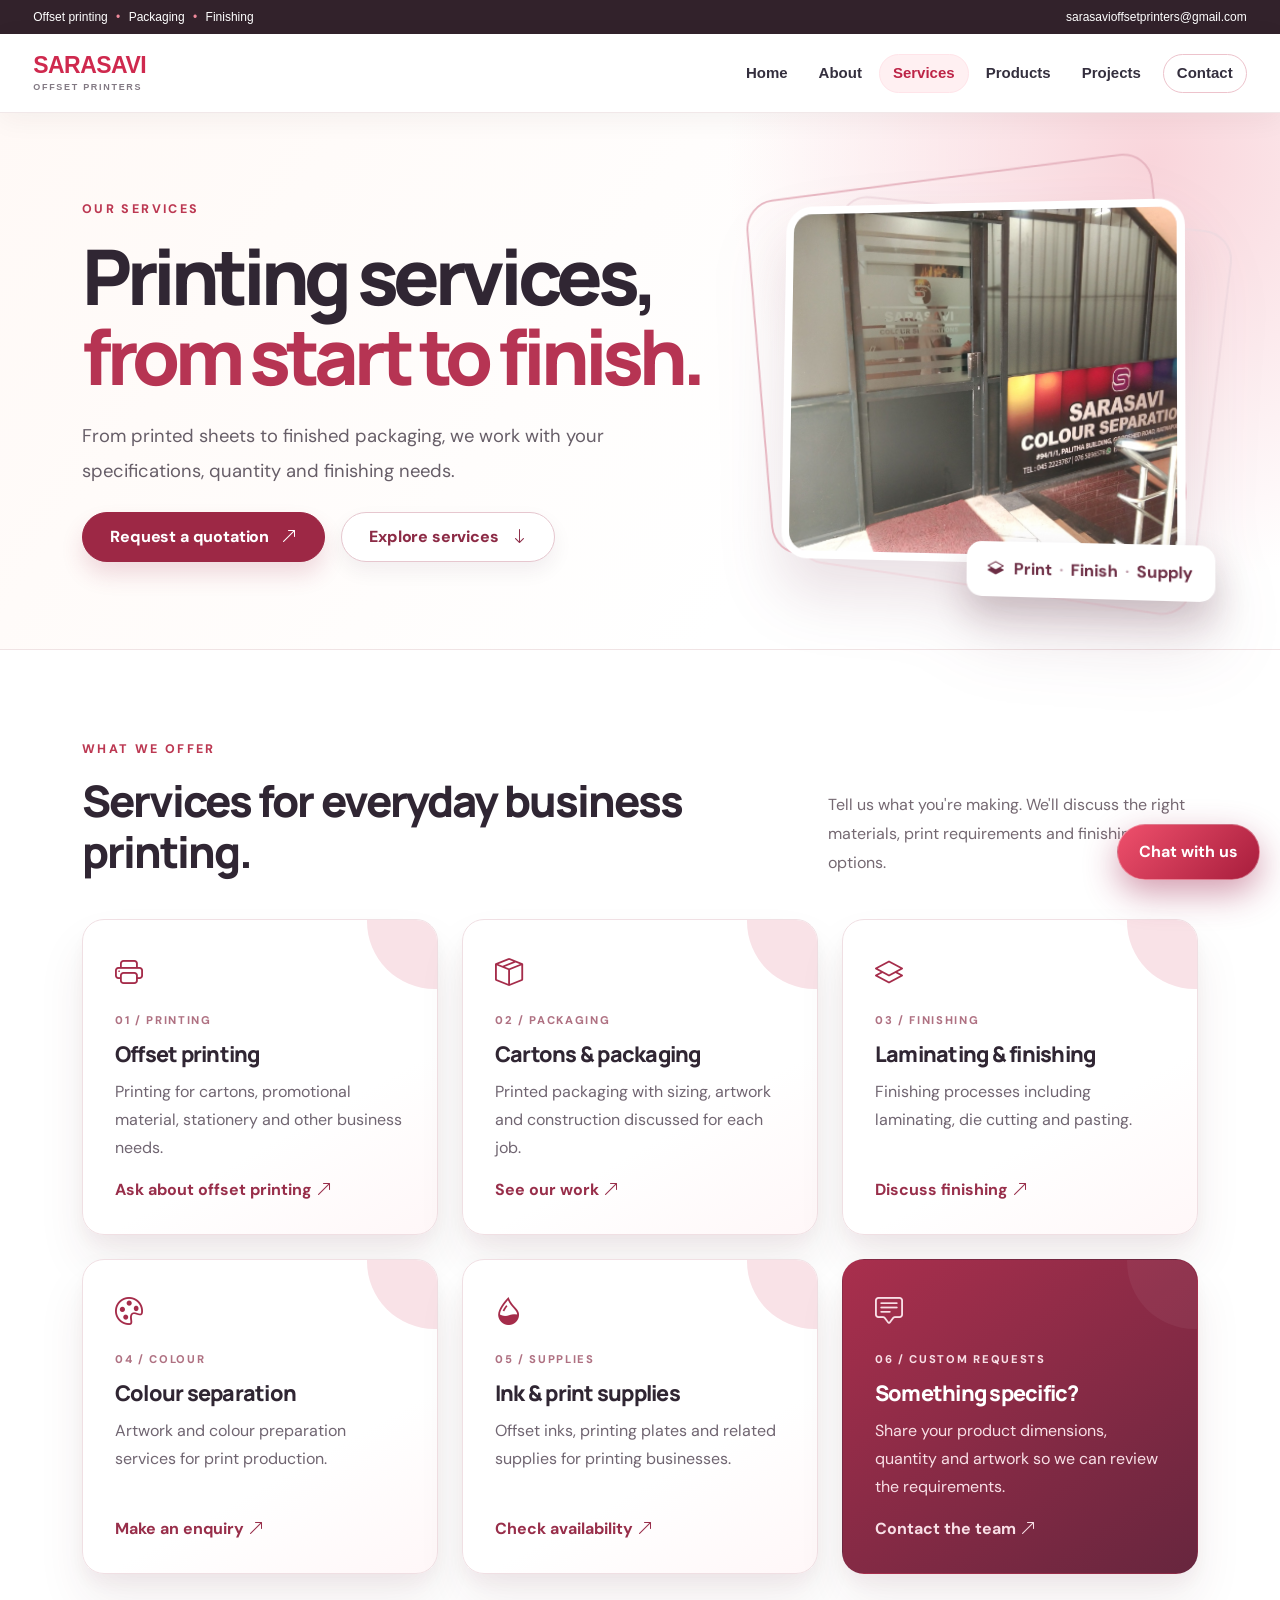
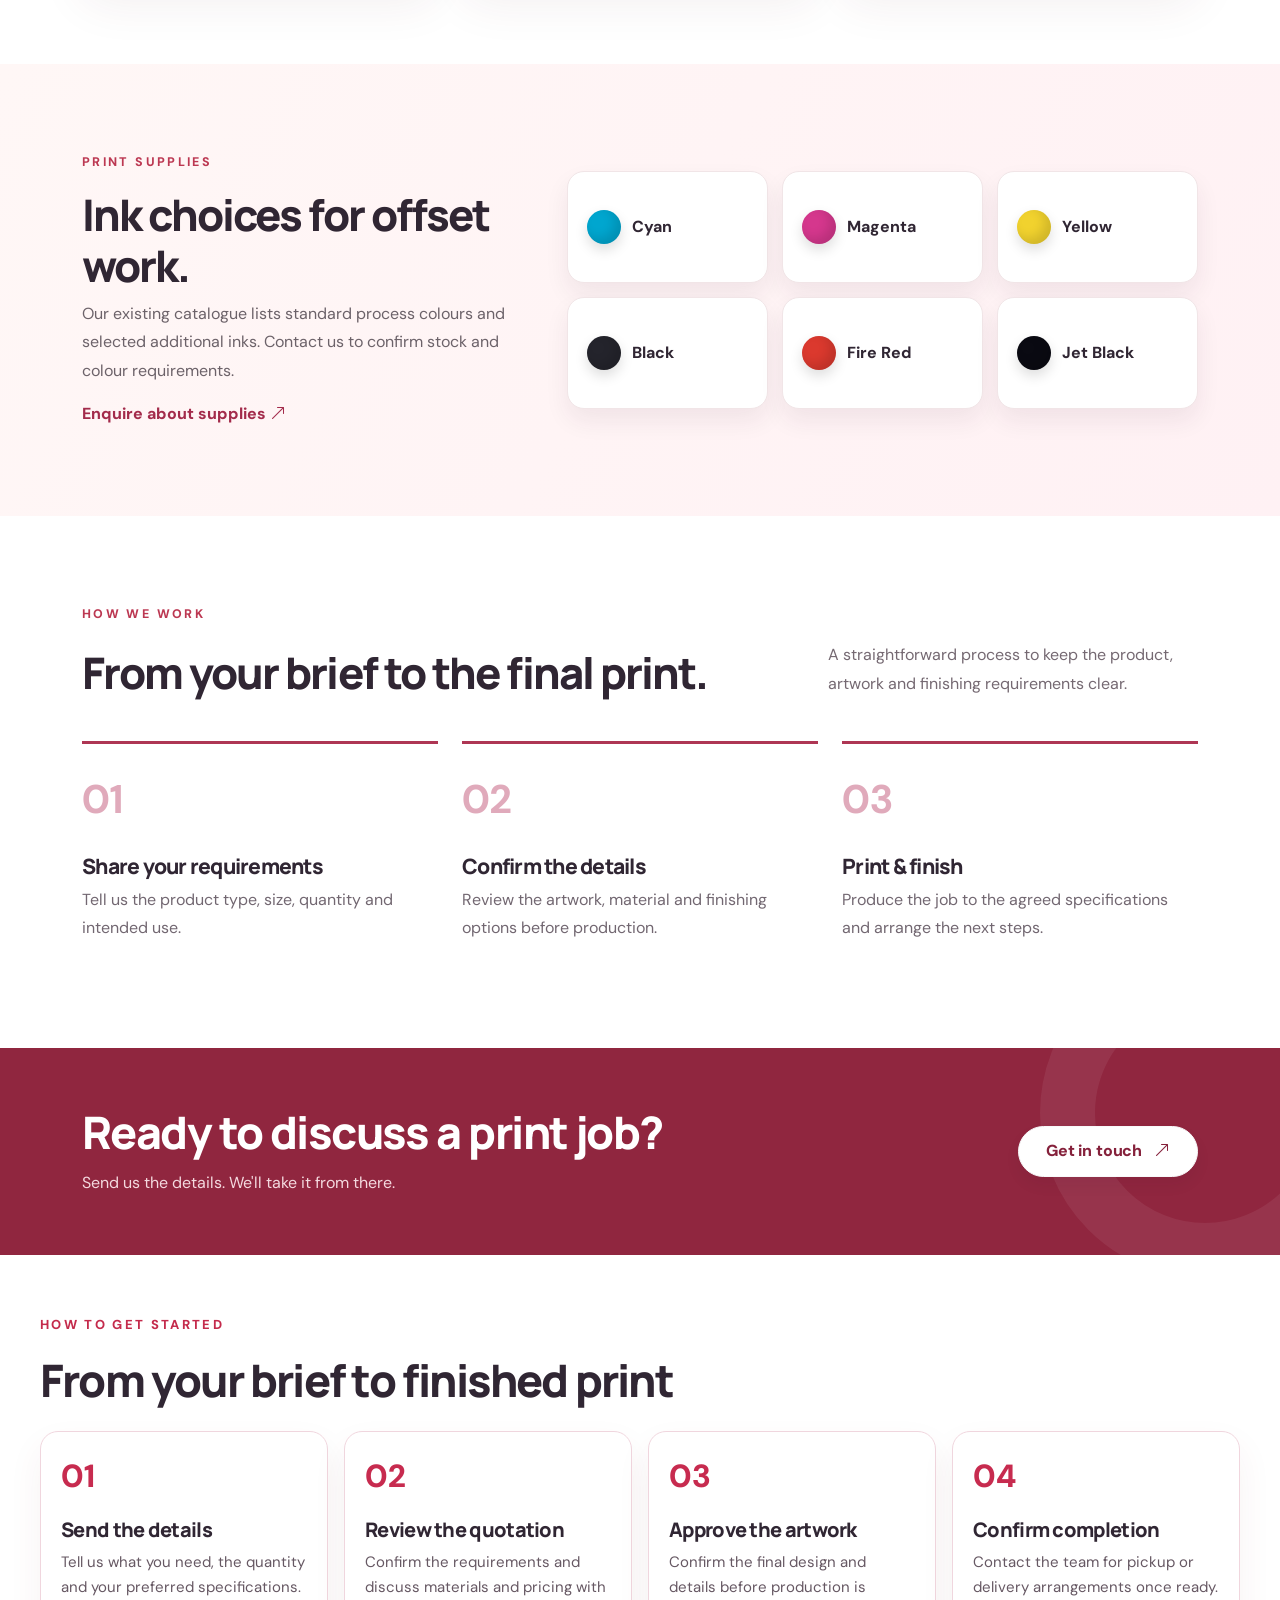
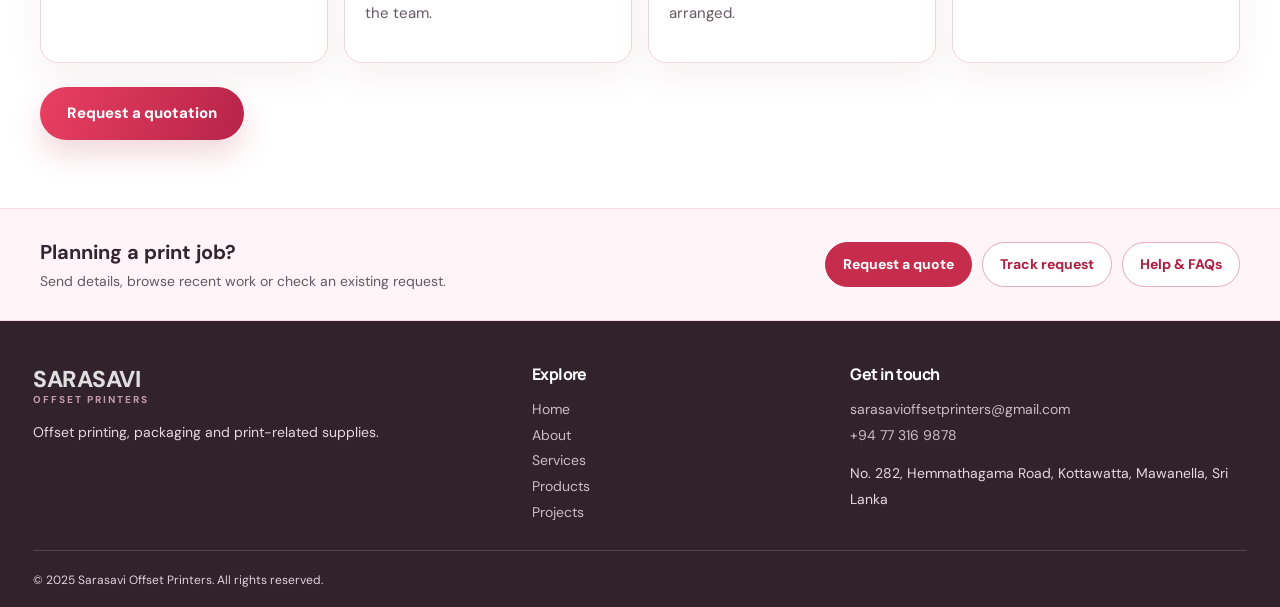
<file: SARASAVI PROJECT/process.html>
<!DOCTYPE html>

<html lang="en"><head><meta charset="utf-8"/><meta content="width=device-width, initial-scale=1" name="viewport"/><meta content="Offset printing, packaging, finishing, colour separation and printing supplies." name="description"/><title>Printing Services | Sarasavi Offset Printers</title><link href="https://cdn.jsdelivr.net/npm/bootstrap@5.3.2/dist/css/bootstrap.min.css" rel="stylesheet"/><link href="https://cdn.jsdelivr.net/npm/bootstrap-icons@1.11.3/font/bootstrap-icons.min.css" rel="stylesheet"/><link href="premium-3d.css" rel="stylesheet"/><link href="refined-pages.css" rel="stylesheet"/><link href="showcase-pages.css" rel="stylesheet"/><link href="assistant.css" rel="stylesheet"/><link href="site-shared.css?v=20261112-nav3" rel="stylesheet"/><link href="upgrades.css?v=4" rel="stylesheet"/>  <link rel="stylesheet" href="compact-layout.css?v=20261112-compact1">
</head><body class="sv-showcase"><div class="sv-shared-top"><div class="sv-shell"><span>Offset printing <span class="sv-dot">•</span> Packaging <span class="sv-dot">•</span> Finishing</span><a href="mailto:sarasavioffsetprinters@gmail.com">sarasavioffsetprinters@gmail.com</a></div></div>
<header class="sv-shared-header"><div class="sv-shell sv-nav-layout"><a aria-label="Sarasavi Offset Printers home" class="sv-shared-brand" href="index.html"><span>SARASAVI</span><small>OFFSET PRINTERS</small></a><button aria-controls="sv-global-navigation" aria-expanded="false" aria-label="Toggle navigation" class="sv-mobile-toggle" type="button"><span></span><span></span><span></span></button><nav aria-label="Main navigation" class="sv-global-nav" id="sv-global-navigation"><a class="sv-nav-link" href="index.html">Home</a><a class="sv-nav-link" href="about.html">About</a><a aria-current="page" class="sv-nav-link" href="process.html">Services</a><a class="sv-nav-link" href="products.html">Products</a><a class="sv-nav-link" href="project.html">Projects</a><a class="sv-nav-link sv-contact-link" href="contact.html">Contact</a></nav></div></header>
<main id="main-content">
<section class="sc-hero sc-hero-service"><div class="container"><div class="row align-items-center g-5"><div class="col-lg-7"><div class="eyebrow">OUR SERVICES</div><h1>Printing services,<br/><em>from start to finish.</em></h1><p class="sc-lead">From printed sheets to finished packaging, we work with your specifications, quantity and finishing needs.</p><div class="d-flex flex-wrap gap-3 mt-4"><a class="btn sc-btn-primary" href="contact.html">Request a quotation <i class="bi bi-arrow-up-right ms-2"></i></a><a class="btn sc-btn-quiet" href="#service-list">Explore services <i class="bi bi-arrow-down ms-2"></i></a></div></div><div class="col-lg-5"><div class="sc-hero-visual"><div class="sc-orbit sc-orbit-one"></div><div class="sc-orbit sc-orbit-two"></div><img alt="Printing equipment at work" src="project_img/sarasavioffsetprint.jpg"/><div class="sc-float-tag"><i class="bi bi-layers-half"></i> Print <span>·</span> Finish <span>·</span> Supply</div></div></div></div></div></section>
<section class="sc-section" id="service-list"><div class="container"><div class="sc-heading-row"><div><div class="eyebrow">WHAT WE OFFER</div><h2>Services for everyday business printing.</h2></div><p>Tell us what you're making. We'll discuss the right materials, print requirements and finishing options.</p></div><div class="row g-4">
<div class="col-md-6 col-xl-4"><article class="sc-service-card"><div class="sc-card-icon"><i class="bi bi-printer"></i></div><span class="sc-card-no">01 / PRINTING</span><h3>Offset printing</h3><p>Printing for cartons, promotional material, stationery and other business needs.</p><a href="contact.html?service=offset-printing">Ask about offset printing <i class="bi bi-arrow-up-right"></i></a></article></div>
<div class="col-md-6 col-xl-4"><article class="sc-service-card"><div class="sc-card-icon"><i class="bi bi-box-seam"></i></div><span class="sc-card-no">02 / PACKAGING</span><h3>Cartons &amp; packaging</h3><p>Printed packaging with sizing, artwork and construction discussed for each job.</p><a href="project.html">See our work <i class="bi bi-arrow-up-right"></i></a></article></div>
<div class="col-md-6 col-xl-4"><article class="sc-service-card"><div class="sc-card-icon"><i class="bi bi-layers"></i></div><span class="sc-card-no">03 / FINISHING</span><h3>Laminating &amp; finishing</h3><p>Finishing processes including laminating, die cutting and pasting.</p><a href="contact.html?service=finishing">Discuss finishing <i class="bi bi-arrow-up-right"></i></a></article></div>
<div class="col-md-6 col-xl-4"><article class="sc-service-card"><div class="sc-card-icon"><i class="bi bi-palette"></i></div><span class="sc-card-no">04 / COLOUR</span><h3>Colour separation</h3><p>Artwork and colour preparation services for print production.</p><a href="contact.html?service=colour-separation">Make an enquiry <i class="bi bi-arrow-up-right"></i></a></article></div>
<div class="col-md-6 col-xl-4"><article class="sc-service-card"><div class="sc-card-icon"><i class="bi bi-droplet-half"></i></div><span class="sc-card-no">05 / SUPPLIES</span><h3>Ink &amp; print supplies</h3><p>Offset inks, printing plates and related supplies for printing businesses.</p><a href="contact.html?service=print-supplies">Check availability <i class="bi bi-arrow-up-right"></i></a></article></div>
<div class="col-md-6 col-xl-4"><article class="sc-service-card sc-featured-card"><div class="sc-card-icon"><i class="bi bi-chat-square-text"></i></div><span class="sc-card-no">06 / CUSTOM REQUESTS</span><h3>Something specific?</h3><p>Share your product dimensions, quantity and artwork so we can review the requirements.</p><a href="contact.html">Contact the team <i class="bi bi-arrow-up-right"></i></a></article></div>
</div></div></section>
<section class="sc-section sc-tinted"><div class="container"><div class="row g-5 align-items-center"><div class="col-lg-5"><div class="eyebrow">PRINT SUPPLIES</div><h2>Ink choices for offset work.</h2><p>Our existing catalogue lists standard process colours and selected additional inks. Contact us to confirm stock and colour requirements.</p><a class="sc-text-link" href="contact.html">Enquire about supplies <i class="bi bi-arrow-up-right"></i></a></div><div class="col-lg-7"><div class="sc-inks"><div class="sc-ink"><span style="--ink:#00a6cf"></span>Cyan</div><div class="sc-ink"><span style="--ink:#d5378d"></span>Magenta</div><div class="sc-ink"><span style="--ink:#f1d22e"></span>Yellow</div><div class="sc-ink"><span style="--ink:#24242c"></span>Black</div><div class="sc-ink"><span style="--ink:#db392e"></span>Fire Red</div><div class="sc-ink"><span style="--ink:#0a0a12"></span>Jet Black</div></div></div></div></div></section>
<section class="sc-section"><div class="container"><div class="eyebrow">HOW WE WORK</div><div class="sc-heading-row"><h2>From your brief to the final print.</h2><p>A straightforward process to keep the product, artwork and finishing requirements clear.</p></div><div class="row g-4"><div class="col-md-4"><div class="sc-process"><b>01</b><h3>Share your requirements</h3><p>Tell us the product type, size, quantity and intended use.</p></div></div><div class="col-md-4"><div class="sc-process"><b>02</b><h3>Confirm the details</h3><p>Review the artwork, material and finishing options before production.</p></div></div><div class="col-md-4"><div class="sc-process"><b>03</b><h3>Print &amp; finish</h3><p>Produce the job to the agreed specifications and arrange the next steps.</p></div></div></div></div></section>
<section class="sv-cta sc-cta"><div class="container d-lg-flex align-items-center justify-content-between gap-4"><div><h2>Ready to discuss a print job?</h2><p>Send us the details. We'll take it from there.</p></div><a class="btn btn-light" href="contact.html">Get in touch <i class="bi bi-arrow-up-right ms-2"></i></a></div></section><section class="up-section up-process-section"><div class="sv-shell"><p class="up-eyebrow">HOW TO GET STARTED</p><h2>From your brief to finished print</h2><div class="up-process-grid"><article><span>01</span><h3>Send the details</h3><p>Tell us what you need, the quantity and your preferred specifications.</p></article><article><span>02</span><h3>Review the quotation</h3><p>Confirm the requirements and discuss materials and pricing with the team.</p></article><article><span>03</span><h3>Approve the artwork</h3><p>Confirm the final design and details before production is arranged.</p></article><article><span>04</span><h3>Confirm completion</h3><p>Contact the team for pickup or delivery arrangements once ready.</p></article></div><a class="up-primary" href="quote.html">Request a quotation</a></div></section></main><script src="https://cdn.jsdelivr.net/npm/bootstrap@5.3.2/dist/js/bootstrap.bundle.min.js"></script><section aria-label="Customer tools" class="up-quicklinks"><div class="sv-shell"><div><strong>Planning a print job?</strong><span>Send details, browse recent work or check an existing request.</span></div><div class="up-quickactions"><a href="quote.html">Request a quote</a><a href="tracking.html">Track request</a><a href="faq.html">Help &amp; FAQs</a></div></div></section><footer class="sv-shared-footer"><div class="sv-shell"><div class="sv-footer-grid"><div><a class="sv-footer-brand" href="index.html">SARASAVI <small>OFFSET PRINTERS</small></a><p>Offset printing, packaging and print-related supplies.</p></div><div><h3>Explore</h3><div class="sv-footer-links"><a href="index.html">Home</a><a href="about.html">About</a><a href="process.html">Services</a><a href="products.html">Products</a><a href="project.html">Projects</a></div></div><div><h3>Get in touch</h3><a href="mailto:sarasavioffsetprinters@gmail.com">sarasavioffsetprinters@gmail.com</a><a href="tel:+94773169878">+94 77 316 9878</a><p>No. 282, Hemmathagama Road, Kottawatta, Mawanella, Sri Lanka</p></div></div><div class="sv-footer-bottom">© 2025 Sarasavi Offset Printers. All rights reserved.</div></div></footer><script defer="" src="assistant.js"></script><script defer="True" src="site-shared.js"></script><script defer="True" src="upgrades.js?v=4"></script></body></html>
</file>
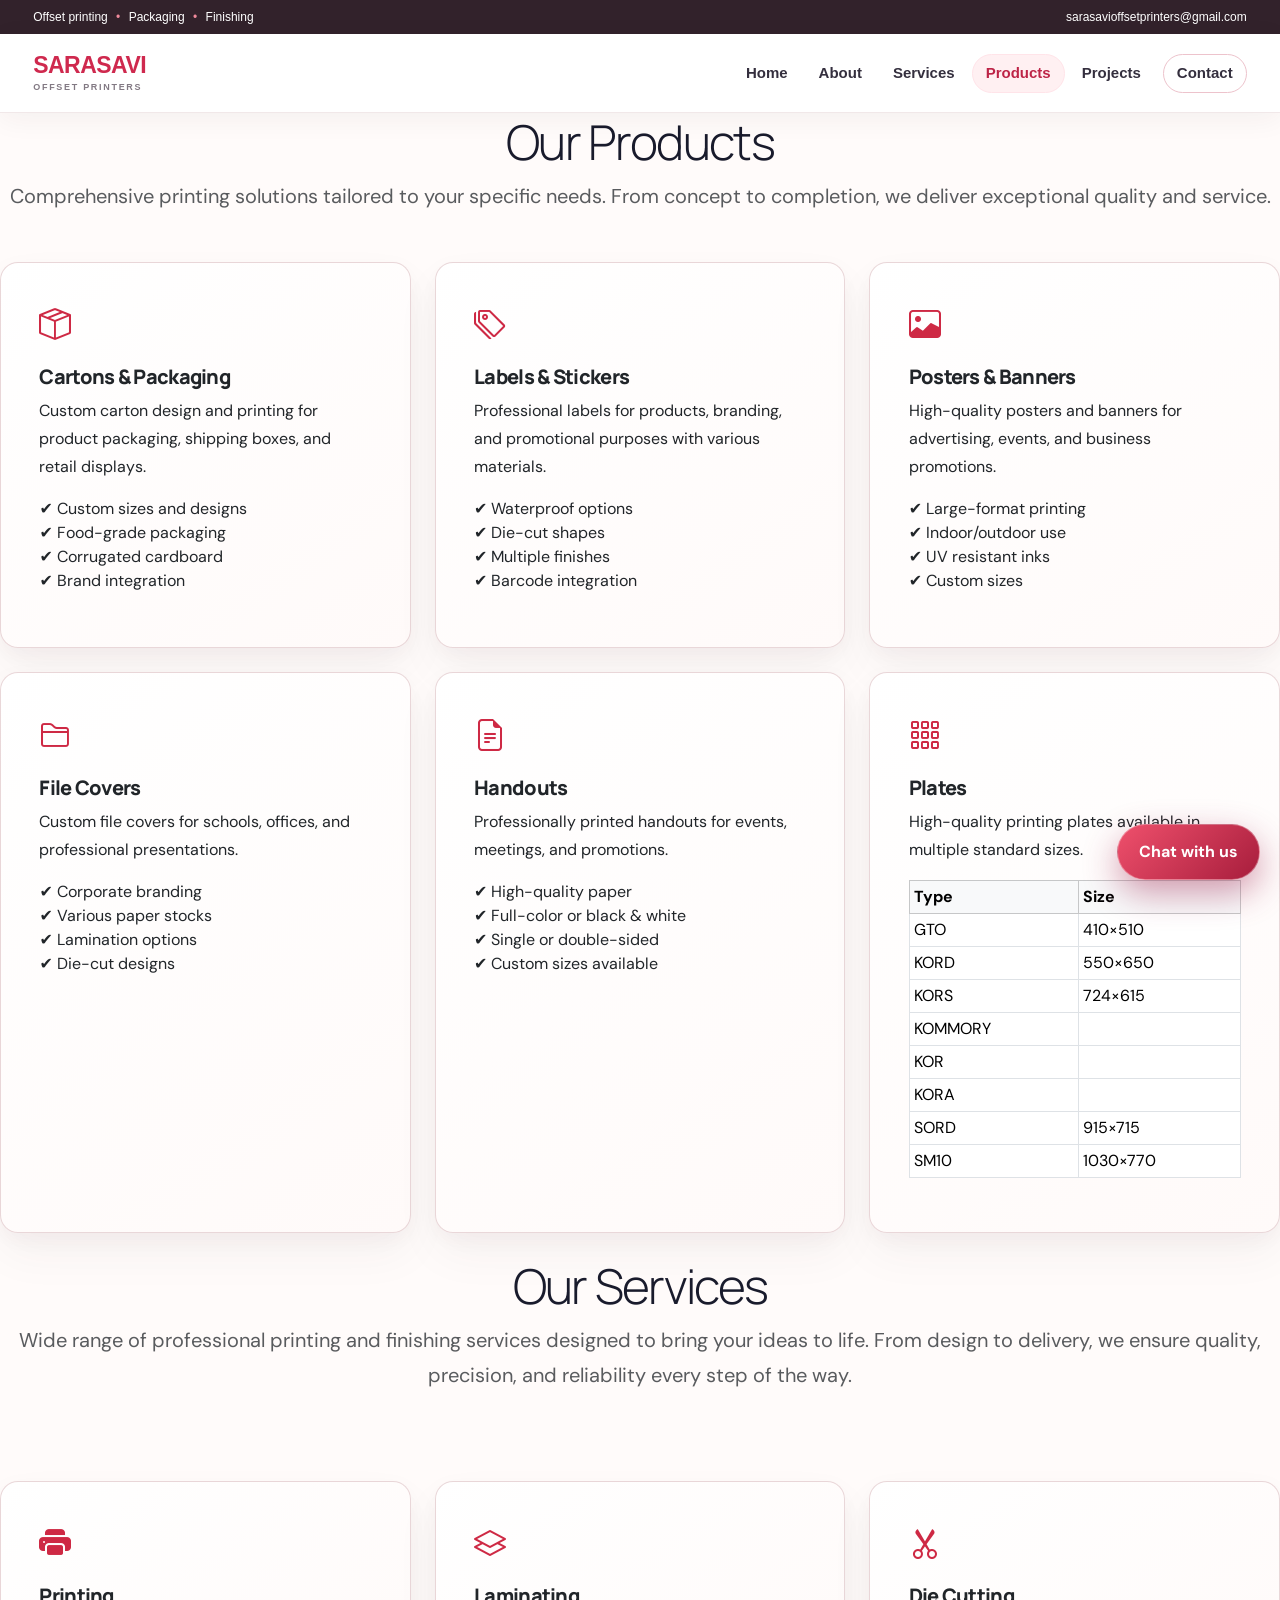
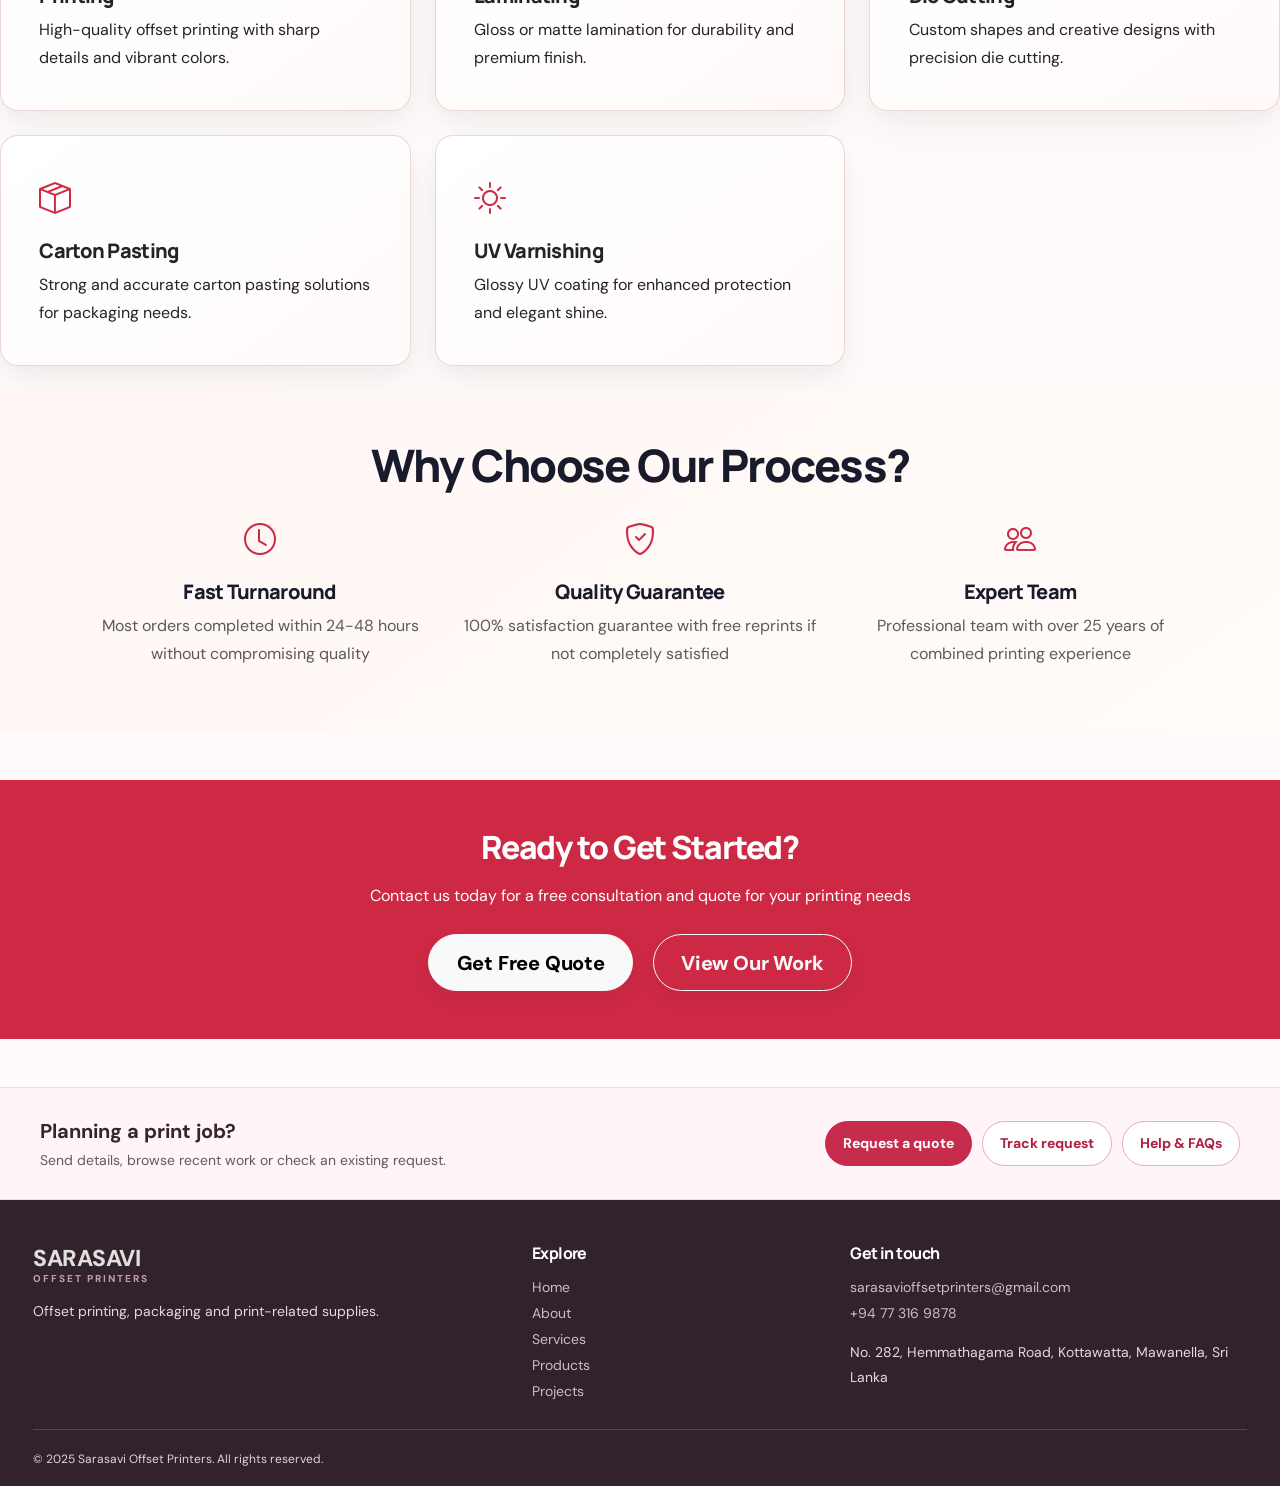
<file: SARASAVI PROJECT/products.html>
<!DOCTYPE html>

<html lang="en">
<head>
<meta charset="utf-8"/>
<meta content="width=device-width, initial-scale=1.0" name="viewport"/>
<title>Sarasavi Printing Solutions</title>
<!-- Bootstrap Icons -->
<link href="https://cdn.jsdelivr.net/npm/bootstrap-icons@1.10.5/font/bootstrap-icons.css" rel="stylesheet"/>
<link href="https://cdn.jsdelivr.net/npm/bootstrap@5.3.2/dist/css/bootstrap.min.css" rel="stylesheet"/>
<link href="https://cdn.jsdelivr.net/npm/aos@2.3.4/dist/aos.css" rel="stylesheet"/>
<script src="https://cdn.jsdelivr.net/npm/bootstrap@5.3.2/dist/js/bootstrap.bundle.min.js"></script>
<script>
  // Make back/forward navigation scroll smoothly
  window.addEventListener("popstate", function () {
    setTimeout(() => {
      window.scrollTo({
        top: window.scrollY,
        behavior: "smooth"
      });
    }, 0);
  });
</script>
<style>
    body {
      font-family: 'Arial', sans-serif;
    }
    /*nav bar*/
    .nav-link.active {
  background-color: #dc2626 !important; /* Red background */
  color: #fff !important;               /* White text */
  border-radius: 6px;                   /* Rounded corners */
  padding: 6px 14px;                    /* Nice spacing */
}

.nav-link {
  color: #000; /* Default black */
  transition: 0.3s;
}

.nav-link:hover {
  color: #dc2626; /* Hover red */
}

    /* Hero Section */
    #hero {
      position: relative;
      background: linear-gradient(-45deg, #dc2626, #ef4444, #f87171, #dc2626);
      background-size: 400% 400%;
      color: white;
      text-align: center;
      padding: 10rem 2rem;
      overflow: hidden;
      animation: gradientBG 15s ease infinite;
    }
    @keyframes gradientBG {
      0% {background-position: 0% 50%;}
      50% {background-position: 100% 50%;}
      100% {background-position: 0% 50%;}
    }
    #hero h1 { font-size: 3rem; font-weight: bold; }
    #hero p { font-size: 1.5rem; margin-bottom: 2rem; }
    .hero-btns a { margin: 0 0.5rem; }

    /* Floating Icons */
    .floating { position: absolute; color: rgba(255, 255, 255, 0.3); font-size: 3rem; animation-iteration-count: infinite; animation-timing-function: ease-in-out; }
    .float1 { top: 15%; left: 10%; animation: float1Anim 7s infinite; }
    .float2 { top: 35%; right: 10%; font-size: 2.5rem; animation: float2Anim 6s infinite; }
    .float3 { bottom: 25%; left: 15%; animation: float3Anim 8s infinite; }
    .float4 { bottom: 20%; right: 12%; animation: float4Anim 5s infinite; }

    @keyframes float1Anim {0%{transform:translate(0,0) rotate(0deg);opacity:0.2;}50%{transform:translate(0,-20px) rotate(10deg);opacity:0.5;}100%{transform:translate(0,0) rotate(0deg);opacity:0.2;}}
    @keyframes float2Anim {0%{transform:translate(0,0) rotate(0deg);opacity:0.25;}50%{transform:translate(20px,-10px) rotate(-15deg);opacity:0.5;}100%{transform:translate(0,0) rotate(0deg);opacity:0.25;}}
    @keyframes float3Anim {0%{transform:translate(0,0) scale(1);opacity:0.2;}50%{transform:translate(0,-25px) scale(1.1);opacity:0.6;}100%{transform:translate(0,0) scale(1);opacity:0.2;}}
    @keyframes float4Anim {0%{transform:translate(0,0) rotate(0deg);opacity:0.2;}50%{transform:translate(-15px,-15px) rotate(5deg);opacity:0.5;}100%{transform:translate(0,0) rotate(0deg);opacity:0.2;}}

    /* Services */
    #services { padding: 6rem 2rem; background-color: #f9f9f9; }
    #services h2 { font-size: 2.5rem; font-weight: bold; margin-bottom: 1rem; }
    #services p { font-size: 1.2rem; margin-bottom: 3rem; color: #555; }
    .service-card { transition: transform 0.3s, box-shadow 0.3s; }
    .service-card:hover { transform: translateY(-10px); box-shadow: 0 20px 40px rgba(0,0,0,0.15); }

    /* Features */
    #features { padding: 6rem 2rem; }
    #features h2 { font-size: 2.5rem; font-weight: bold; margin-bottom: 2rem; }
    #features .feature { margin-bottom: 1rem; font-size: 1.1rem; }

    /* CTA */
    #cta { padding: 6rem 2rem; background: linear-gradient(to right, #dc2626, #ef4444, #f87171); color: white; text-align: center; }
    #cta h2 { font-size: 2.5rem; font-weight: bold; margin-bottom: 1rem; }
    #cta p { font-size: 1.2rem; margin-bottom: 2rem; }
  
       
/* Ticker container */
.ticker {
  position: relative;
  overflow: hidden;
  white-space: nowrap;
}

.ticker__inner {
  display: inline-block;
  animation: ticker 15s linear infinite;
}

.ticker__inner span {
  display: inline-block;
  margin-right: 3rem; /* spacing between repeats */
  font-weight: 500;
  font-size: 0.95rem;
}

@keyframes ticker {
  0% {
    transform: translateX(0);
  }
  100% {
    transform: translateX(-50%);
  }
}
 .navbar-brand {
      margin-left: auto; /* pushes it right */
      padding-right: 0;  /* no extra gap */
    }
  </style>
<link href="premium-3d.css" rel="stylesheet"/>
<link href="site-shared.css?v=20261112-nav3" rel="stylesheet"/><link href="upgrades.css?v=4" rel="stylesheet"/>  <link rel="stylesheet" href="compact-layout.css?v=20261112-compact1">
</head>
<body><div class="sv-shared-top"><div class="sv-shell"><span>Offset printing <span class="sv-dot">•</span> Packaging <span class="sv-dot">•</span> Finishing</span><a href="mailto:sarasavioffsetprinters@gmail.com">sarasavioffsetprinters@gmail.com</a></div></div>
<header class="sv-shared-header"><div class="sv-shell sv-nav-layout"><a aria-label="Sarasavi Offset Printers home" class="sv-shared-brand" href="index.html"><span>SARASAVI</span><small>OFFSET PRINTERS</small></a><button aria-controls="sv-global-navigation" aria-expanded="false" aria-label="Toggle navigation" class="sv-mobile-toggle" type="button"><span></span><span></span><span></span></button><nav aria-label="Main navigation" class="sv-global-nav" id="sv-global-navigation"><a class="sv-nav-link" href="index.html">Home</a><a class="sv-nav-link" href="about.html">About</a><a class="sv-nav-link" href="process.html">Services</a><a aria-current="page" class="sv-nav-link" href="products.html">Products</a><a class="sv-nav-link" href="project.html">Projects</a><a class="sv-nav-link sv-contact-link" href="contact.html">Contact</a></nav></div></header>
<!-- ================= HEADER SECTION ================= -->
<!-- Navbar -->
<!-- Header -->
<div class="text-center mb-5" data-aos="fade-up">
<h1 class="display-5">Our Products</h1>
<p class="text-muted fs-5">Comprehensive printing solutions tailored to your specific needs. From concept to completion, we deliver exceptional quality and service.</p>
</div>
<!-- Services Grid -->
<div class="row g-4 mb-5">
<!-- Service 1 -->
<div class="col-md-6 col-lg-4" data-aos="zoom-in">
<div class="card service-card h-100">
<div class="card-body">
<div class="mb-3 text-primary"><i class="bi bi-box-seam" style="font-size:2rem;"></i></div>
<h5 class="card-title">Cartons &amp; Packaging</h5>
<p class="card-text">Custom carton design and printing for product packaging, shipping boxes, and retail displays.</p>
<ul class="list-unstyled">
<li>✔ Custom sizes and designs</li>
<li>✔ Food-grade packaging</li>
<li>✔ Corrugated cardboard</li>
<li>✔ Brand integration</li>
</ul>
</div>
</div>
</div>
<!-- Service 2 -->
<div class="col-md-6 col-lg-4" data-aos="zoom-in">
<div class="card service-card h-100">
<div class="card-body">
<div class="mb-3 text-primary"><i class="bi bi-tags" style="font-size:2rem;"></i></div>
<h5 class="card-title">Labels &amp; Stickers</h5>
<p class="card-text">Professional labels for products, branding, and promotional purposes with various materials.</p>
<ul class="list-unstyled">
<li>✔ Waterproof options</li>
<li>✔ Die-cut shapes</li>
<li>✔ Multiple finishes</li>
<li>✔ Barcode integration</li>
</ul>
</div>
</div>
</div>
<!-- Service 3 -->
<div class="col-md-6 col-lg-4" data-aos="zoom-in">
<div class="card service-card h-100">
<div class="card-body">
<div class="mb-3 text-primary"><i class="bi bi-image" style="font-size:2rem;"></i></div>
<h5 class="card-title">Posters &amp; Banners</h5>
<p class="card-text">High-quality posters and banners for advertising, events, and business promotions.</p>
<ul class="list-unstyled">
<li>✔ Large-format printing</li>
<li>✔ Indoor/outdoor use</li>
<li>✔ UV resistant inks</li>
<li>✔ Custom sizes</li>
</ul>
</div>
</div>
</div>
<!-- Service 4 -->
<div class="col-md-6 col-lg-4" data-aos="zoom-in">
<div class="card service-card h-100">
<div class="card-body">
<div class="mb-3 text-primary"><i class="bi bi-folder2" style="font-size:2rem;"></i></div>
<h5 class="card-title">File Covers</h5>
<p class="card-text">Custom file covers for schools, offices, and professional presentations.</p>
<ul class="list-unstyled">
<li>✔ Corporate branding</li>
<li>✔ Various paper stocks</li>
<li>✔ Lamination options</li>
<li>✔ Die-cut designs</li>
</ul>
</div>
</div>
</div>
<div class="col-md-6 col-lg-4" data-aos="zoom-in">
<div class="card service-card h-100">
<div class="card-body">
<div class="mb-3 text-primary">
<i class="bi bi-file-earmark-text" style="font-size:2rem;"></i>
</div>
<h5 class="card-title">Handouts</h5>
<p class="card-text">Professionally printed handouts for events, meetings, and promotions.</p>
<ul class="list-unstyled">
<li>✔ High-quality paper</li>
<li>✔ Full-color or black &amp; white</li>
<li>✔ Single or double-sided</li>
<li>✔ Custom sizes available</li>
</ul>
</div>
</div>
</div>
<div class="col-md-6 col-lg-4" data-aos="zoom-in">
<div class="card service-card h-100">
<div class="card-body">
<div class="mb-3 text-primary">
<i class="bi bi-grid-3x3-gap" style="font-size:2rem;"></i>
</div>
<h5 class="card-title">Plates</h5>
<p class="card-text">High-quality printing plates available in multiple standard sizes.</p>
<div class="table-responsive">
<table class="table table-sm table-bordered">
<thead class="table-light">
<tr>
<th>Type</th>
<th>Size</th>
</tr>
</thead>
<tbody>
<tr><td>GTO</td><td>410×510</td></tr>
<tr><td>KORD</td><td>550×650</td></tr>
<tr><td>KORS</td><td>724×615</td></tr>
<tr><td>KOMMORY</td><td></td></tr>
<tr><td>KOR</td><td></td></tr>
<tr><td>KORA</td><td></td></tr>
<tr><td>SORD</td><td>915×715</td></tr>
<tr><td>SM10</td><td>1030×770</td></tr>
</tbody>
</table>
</div>
</div>
</div>
</div>
<div class="text-center mb-5" data-aos="fade-up">
<h1 class="display-5">Our Services</h1>
<p class="text-muted fs-5">
    Wide range of professional printing and finishing services designed to bring your ideas to life. 
    From design to delivery, we ensure quality, precision, and reliability every step of the way.
  </p>
</div>
<div class="col-md-6 col-lg-4" data-aos="zoom-in">
<div class="card service-card h-100">
<div class="card-body">
<div class="mb-3 text-primary">
<i class="bi bi-printer-fill" style="font-size:2rem;"></i>
</div>
<h5 class="card-title">Printing</h5>
<p class="card-text">High-quality offset printing with sharp details and vibrant colors.</p>
</div>
</div>
</div>
<!-- Laminating -->
<div class="col-md-6 col-lg-4" data-aos="zoom-in">
<div class="card service-card h-100">
<div class="card-body">
<div class="mb-3 text-primary">
<i class="bi bi-layers" style="font-size:2rem;"></i>
</div>
<h5 class="card-title">Laminating</h5>
<p class="card-text">Gloss or matte lamination for durability and premium finish.</p>
</div>
</div>
</div>
<!-- Die Cutting -->
<div class="col-md-6 col-lg-4" data-aos="zoom-in">
<div class="card service-card h-100">
<div class="card-body">
<div class="mb-3 text-primary">
<i class="bi bi-scissors" style="font-size:2rem;"></i>
</div>
<h5 class="card-title">Die Cutting</h5>
<p class="card-text">Custom shapes and creative designs with precision die cutting.</p>
</div>
</div>
</div>
<!-- Carton Pasting -->
<div class="col-md-6 col-lg-4" data-aos="zoom-in">
<div class="card service-card h-100">
<div class="card-body">
<div class="mb-3 text-primary">
<i class="bi bi-box-seam" style="font-size:2rem;"></i>
</div>
<h5 class="card-title">Carton Pasting</h5>
<p class="card-text">Strong and accurate carton pasting solutions for packaging needs.</p>
</div>
</div>
</div>
<!-- UV Varnishing -->
<div class="col-md-6 col-lg-4" data-aos="zoom-in">
<div class="card service-card h-100">
<div class="card-body">
<div class="mb-3 text-primary">
<i class="bi bi-brightness-high" style="font-size:2rem;"></i>
</div>
<h5 class="card-title">UV Varnishing</h5>
<p class="card-text">Glossy UV coating for enhanced protection and elegant shine.</p>
</div>
</div>
</div>
<!-- Why Choose Us -->
<section class="bg-light-blue py-5 rounded" data-aos="fade-up">
<div class="container text-center">
<h2 class="mb-4">Why Choose Our Process?</h2>
<div class="row g-4">
<div class="col-md-4">
<i class="bi bi-clock text-primary" style="font-size:2rem;"></i>
<h5 class="mt-3">Fast Turnaround</h5>
<p class="text-muted">Most orders completed within 24-48 hours without compromising quality</p>
</div>
<div class="col-md-4">
<i class="bi bi-shield-check text-primary" style="font-size:2rem;"></i>
<h5 class="mt-3">Quality Guarantee</h5>
<p class="text-muted">100% satisfaction guarantee with free reprints if not completely satisfied</p>
</div>
<div class="col-md-4">
<i class="bi bi-people text-primary" style="font-size:2rem;"></i>
<h5 class="mt-3">Expert Team</h5>
<p class="text-muted">Professional team with over 25 years of combined printing experience</p>
</div>
</div>
</div>
</section>
<!-- Call to Action -->
<div class="text-center bg-primary text-white rounded p-5 mt-5" data-aos="fade-up">
<h2 class="mb-3">Ready to Get Started?</h2>
<p class="mb-4">Contact us today for a free consultation and quote for your printing needs</p>
<a class="btn btn-light btn-lg me-3" href="contact.html">Get Free Quote</a>
<a class="btn btn-outline-light btn-lg" href="works.html">View Our Work</a>
</div>
</div>
<!-- Bootstrap JS -->
<!-- AOS JS -->
<script src="https://cdn.jsdelivr.net/npm/aos@2.3.4/dist/aos.js"></script>
<script>
  AOS.init({ duration: 800, once: true });
</script>
<section aria-label="Customer tools" class="up-quicklinks"><div class="sv-shell"><div><strong>Planning a print job?</strong><span>Send details, browse recent work or check an existing request.</span></div><div class="up-quickactions"><a href="quote.html">Request a quote</a><a href="tracking.html">Track request</a><a href="faq.html">Help &amp; FAQs</a></div></div></section><footer class="sv-shared-footer"><div class="sv-shell"><div class="sv-footer-grid"><div><a class="sv-footer-brand" href="index.html">SARASAVI <small>OFFSET PRINTERS</small></a><p>Offset printing, packaging and print-related supplies.</p></div><div><h3>Explore</h3><div class="sv-footer-links"><a href="index.html">Home</a><a href="about.html">About</a><a href="process.html">Services</a><a href="products.html">Products</a><a href="project.html">Projects</a></div></div><div><h3>Get in touch</h3><a href="mailto:sarasavioffsetprinters@gmail.com">sarasavioffsetprinters@gmail.com</a><a href="tel:+94773169878">+94 77 316 9878</a><p>No. 282, Hemmathagama Road, Kottawatta, Mawanella, Sri Lanka</p></div></div><div class="sv-footer-bottom">© 2025 Sarasavi Offset Printers. All rights reserved.</div></div></footer><script defer="" src="premium-3d.js"></script>
<script defer="True" src="site-shared.js"></script><script defer="True" src="upgrades.js?v=4"></script></body>
<link href="assistant.css" rel="stylesheet"/>
<script defer="" src="assistant.js"></script>
</html>
</file>
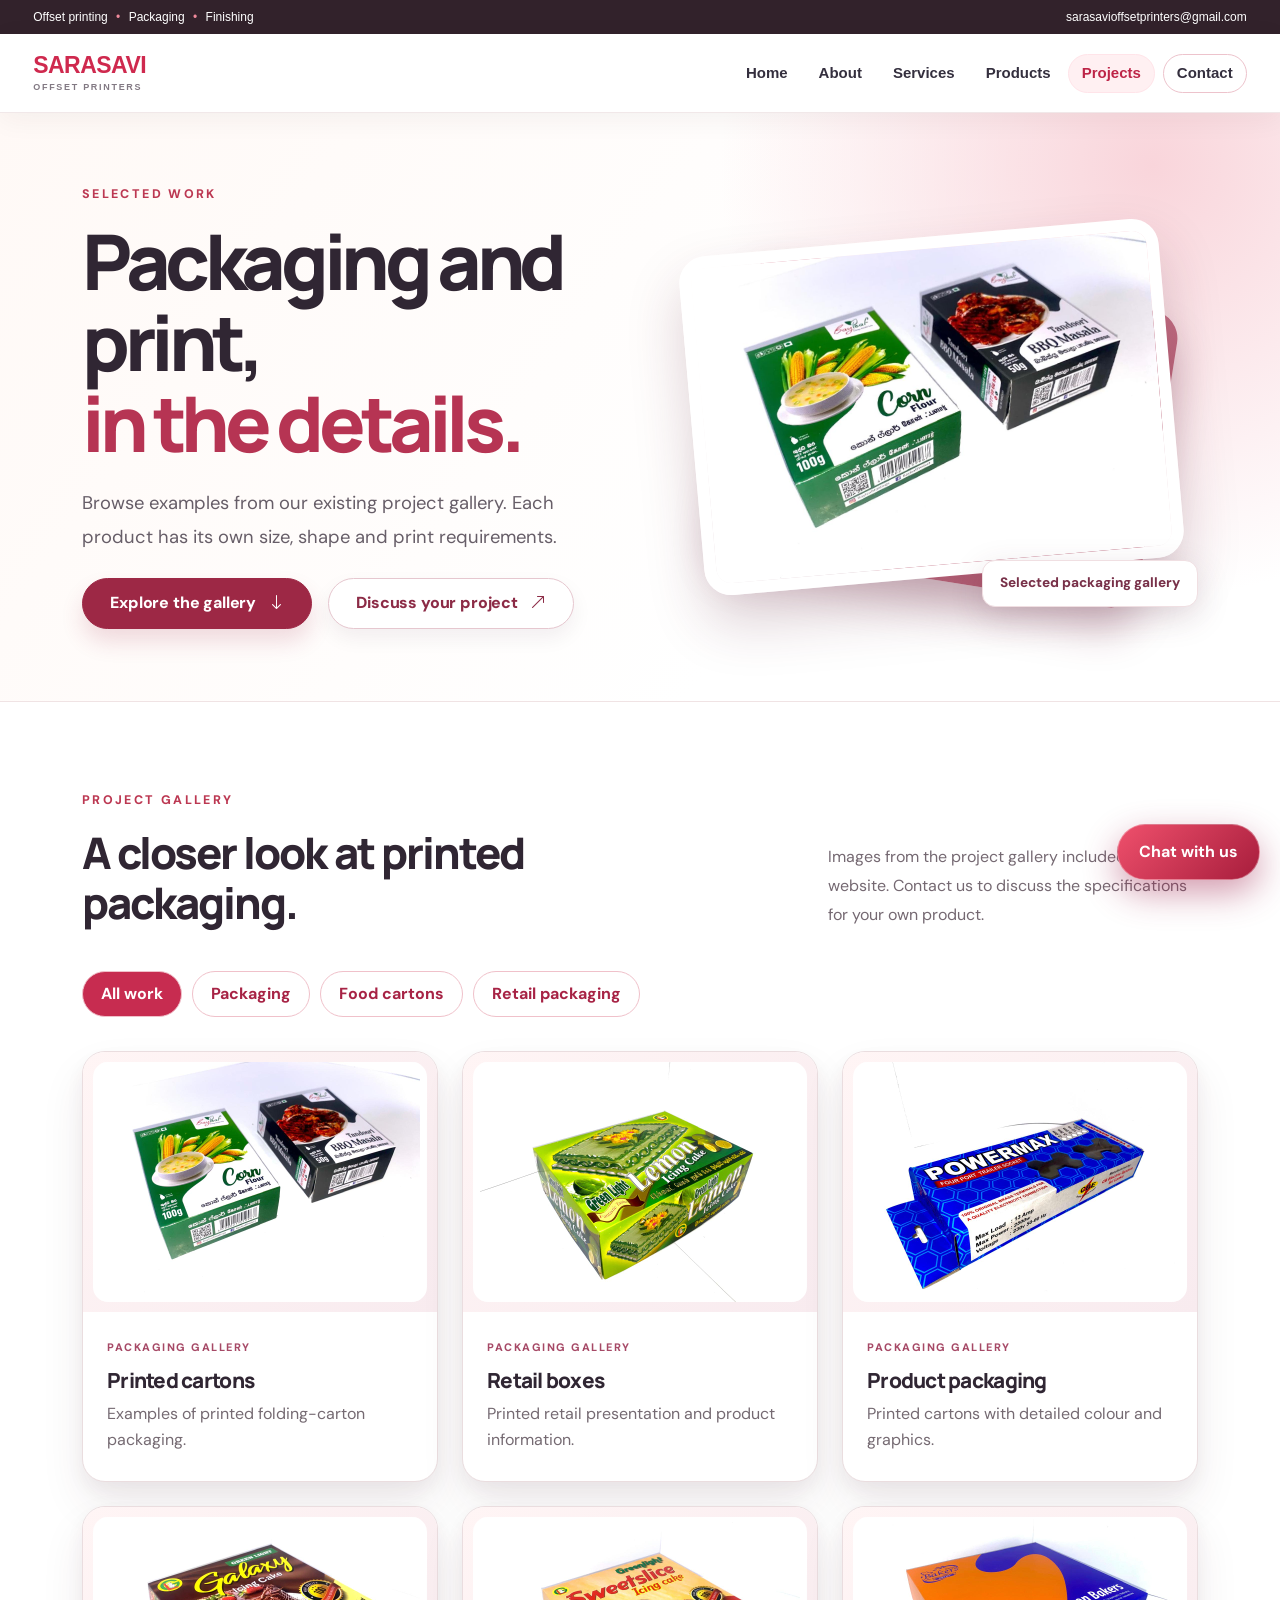
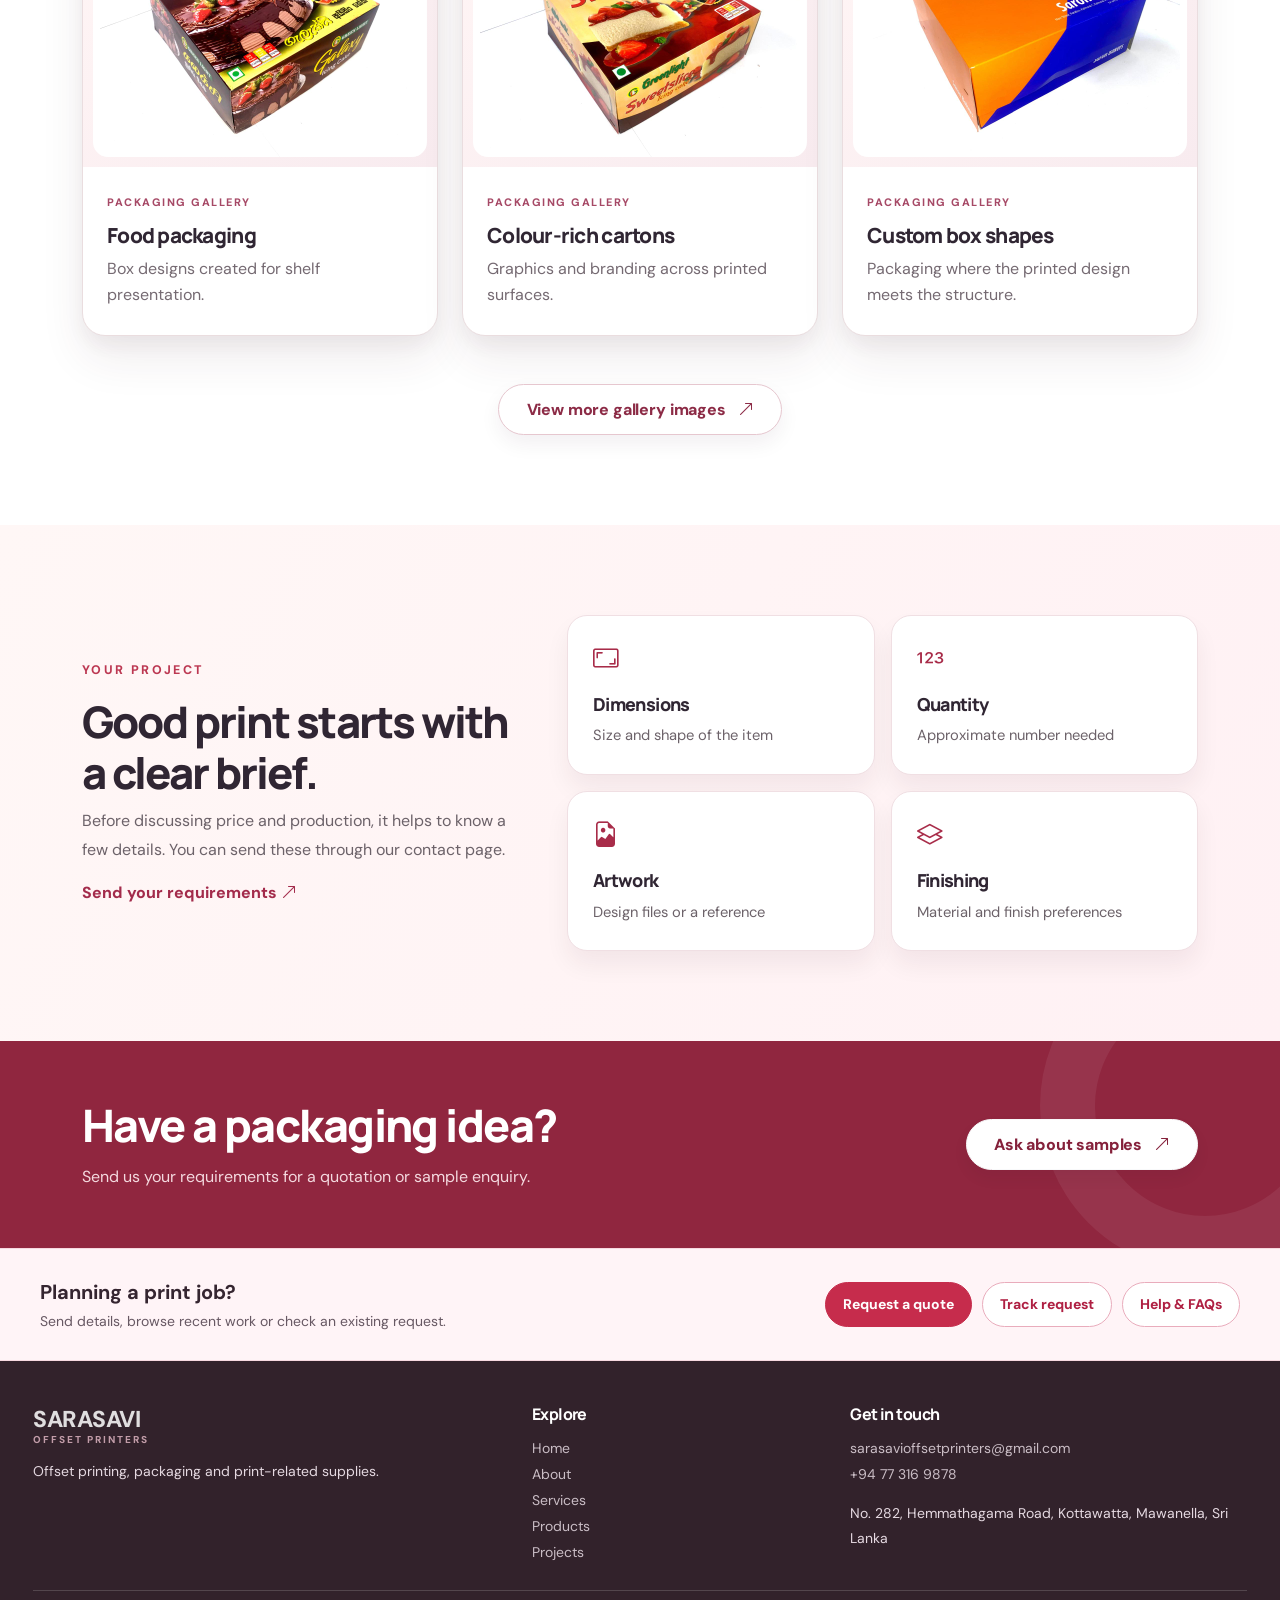
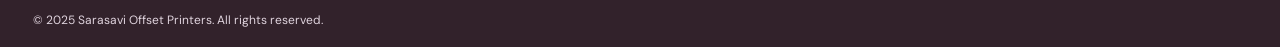
<file: SARASAVI PROJECT/project.html>
<!DOCTYPE html>

<html lang="en"><head><meta charset="utf-8"/><meta content="width=device-width, initial-scale=1" name="viewport"/><meta content="Browse printed packaging examples and discuss your project requirements." name="description"/><title>Projects &amp; Packaging Gallery | Sarasavi Offset Printers</title><link href="https://cdn.jsdelivr.net/npm/bootstrap@5.3.2/dist/css/bootstrap.min.css" rel="stylesheet"/><link href="https://cdn.jsdelivr.net/npm/bootstrap-icons@1.11.3/font/bootstrap-icons.min.css" rel="stylesheet"/><link href="premium-3d.css" rel="stylesheet"/><link href="refined-pages.css" rel="stylesheet"/><link href="showcase-pages.css" rel="stylesheet"/><link href="assistant.css" rel="stylesheet"/><link href="site-shared.css?v=20261112-nav3" rel="stylesheet"/><link href="upgrades.css?v=4" rel="stylesheet"/>  <link rel="stylesheet" href="compact-layout.css?v=20261112-compact1">
</head><body class="sv-showcase"><div class="sv-shared-top"><div class="sv-shell"><span>Offset printing <span class="sv-dot">•</span> Packaging <span class="sv-dot">•</span> Finishing</span><a href="mailto:sarasavioffsetprinters@gmail.com">sarasavioffsetprinters@gmail.com</a></div></div>
<header class="sv-shared-header"><div class="sv-shell sv-nav-layout"><a aria-label="Sarasavi Offset Printers home" class="sv-shared-brand" href="index.html"><span>SARASAVI</span><small>OFFSET PRINTERS</small></a><button aria-controls="sv-global-navigation" aria-expanded="false" aria-label="Toggle navigation" class="sv-mobile-toggle" type="button"><span></span><span></span><span></span></button><nav aria-label="Main navigation" class="sv-global-nav" id="sv-global-navigation"><a class="sv-nav-link" href="index.html">Home</a><a class="sv-nav-link" href="about.html">About</a><a class="sv-nav-link" href="process.html">Services</a><a class="sv-nav-link" href="products.html">Products</a><a aria-current="page" class="sv-nav-link" href="project.html">Projects</a><a class="sv-nav-link sv-contact-link" href="contact.html">Contact</a></nav></div></header>
<main id="main-content">
<section class="sc-hero sc-hero-project"><div class="container"><div class="row align-items-center g-5"><div class="col-lg-6"><div class="eyebrow">SELECTED WORK</div><h1>Packaging and print,<br/><em>in the details.</em></h1><p class="sc-lead">Browse examples from our existing project gallery. Each product has its own size, shape and print requirements.</p><div class="d-flex flex-wrap gap-3 mt-4"><a class="btn sc-btn-primary" href="#project-gallery">Explore the gallery <i class="bi bi-arrow-down ms-2"></i></a><a class="btn sc-btn-quiet" href="contact.html">Discuss your project <i class="bi bi-arrow-up-right ms-2"></i></a></div></div><div class="col-lg-6"><div class="sc-project-stack"><div class="sc-stack-back"></div><img alt="Printed food packaging examples" class="sc-stack-img" src="project_img/photos/photo1.jpg"/><div class="sc-stack-note">Selected packaging gallery</div></div></div></div></div></section>
<section class="sc-section" id="project-gallery"><div class="container"><div class="sc-heading-row"><div><div class="eyebrow">PROJECT GALLERY</div><h2>A closer look at printed packaging.</h2></div><p>Images from the project gallery included with this website. Contact us to discuss the specifications for your own product.</p></div><div aria-label="Filter gallery" class="up-gallery-controls" role="group"><button aria-pressed="true" data-gallery-filter="all" type="button">All work</button><button aria-pressed="false" data-gallery-filter="packaging" type="button">Packaging</button><button aria-pressed="false" data-gallery-filter="food" type="button">Food cartons</button><button aria-pressed="false" data-gallery-filter="retail" type="button">Retail packaging</button></div><div class="sc-gallery row g-4">
<div class="col-md-6 col-xl-4"><figure class="sc-project-card" data-gallery-category="food"><div class="sc-project-image"><img alt="Printed consumer carton packaging" data-lightbox="true" loading="lazy" role="button" src="project_img/photos/photo1.jpg" tabindex="0" title="View larger image"/></div><figcaption><span>PACKAGING GALLERY</span><h3>Printed cartons</h3><p>Examples of printed folding-carton packaging.</p></figcaption></figure></div>
<div class="col-md-6 col-xl-4"><figure class="sc-project-card" data-gallery-category="retail"><div class="sc-project-image"><img alt="Green printed product carton" data-lightbox="true" loading="lazy" role="button" src="project_img/photos/photo3.jpg" tabindex="0" title="View larger image"/></div><figcaption><span>PACKAGING GALLERY</span><h3>Retail boxes</h3><p>Printed retail presentation and product information.</p></figcaption></figure></div>
<div class="col-md-6 col-xl-4"><figure class="sc-project-card" data-gallery-category="retail"><div class="sc-project-image"><img alt="Blue printed product carton" data-lightbox="true" loading="lazy" role="button" src="project_img/photos/photo5.jpg" tabindex="0" title="View larger image"/></div><figcaption><span>PACKAGING GALLERY</span><h3>Product packaging</h3><p>Printed cartons with detailed colour and graphics.</p></figcaption></figure></div>
<div class="col-md-6 col-xl-4"><figure class="sc-project-card" data-gallery-category="food"><div class="sc-project-image"><img alt="Brown and cream printed packaging" data-lightbox="true" loading="lazy" role="button" src="project_img/photos/photo6.jpg" tabindex="0" title="View larger image"/></div><figcaption><span>PACKAGING GALLERY</span><h3>Food packaging</h3><p>Box designs created for shelf presentation.</p></figcaption></figure></div>
<div class="col-md-6 col-xl-4"><figure class="sc-project-card" data-gallery-category="food"><div class="sc-project-image"><img alt="Red and yellow product packaging" data-lightbox="true" loading="lazy" role="button" src="project_img/photos/photo7.jpg" tabindex="0" title="View larger image"/></div><figcaption><span>PACKAGING GALLERY</span><h3>Colour-rich cartons</h3><p>Graphics and branding across printed surfaces.</p></figcaption></figure></div>
<div class="col-md-6 col-xl-4"><figure class="sc-project-card" data-gallery-category="packaging"><div class="sc-project-image"><img alt="Orange and blue custom box" data-lightbox="true" loading="lazy" role="button" src="project_img/photos/photo8.jpg" tabindex="0" title="View larger image"/></div><figcaption><span>PACKAGING GALLERY</span><h3>Custom box shapes</h3><p>Packaging where the printed design meets the structure.</p></figcaption></figure></div>
</div><div class="text-center mt-5"><a class="btn sc-btn-quiet" href="works.html">View more gallery images <i class="bi bi-arrow-up-right ms-2"></i></a></div></div></section>
<section class="sc-section sc-tinted"><div class="container"><div class="row align-items-center g-5"><div class="col-lg-5"><div class="eyebrow">YOUR PROJECT</div><h2>Good print starts with a clear brief.</h2><p>Before discussing price and production, it helps to know a few details. You can send these through our contact page.</p><a class="sc-text-link" href="contact.html">Send your requirements <i class="bi bi-arrow-up-right"></i></a></div><div class="col-lg-7"><div class="sc-brief-grid"><div><i class="bi bi-aspect-ratio"></i><h3>Dimensions</h3><p>Size and shape of the item</p></div><div><i class="bi bi-123"></i><h3>Quantity</h3><p>Approximate number needed</p></div><div><i class="bi bi-file-earmark-image"></i><h3>Artwork</h3><p>Design files or a reference</p></div><div><i class="bi bi-layers"></i><h3>Finishing</h3><p>Material and finish preferences</p></div></div></div></div></div></section>
<section class="sv-cta sc-cta"><div class="container d-lg-flex align-items-center justify-content-between gap-4"><div><h2>Have a packaging idea?</h2><p>Send us your requirements for a quotation or sample enquiry.</p></div><a class="btn btn-light" href="contact.html?service=samples">Ask about samples <i class="bi bi-arrow-up-right ms-2"></i></a></div></section></main><script src="https://cdn.jsdelivr.net/npm/bootstrap@5.3.2/dist/js/bootstrap.bundle.min.js"></script><section aria-label="Customer tools" class="up-quicklinks"><div class="sv-shell"><div><strong>Planning a print job?</strong><span>Send details, browse recent work or check an existing request.</span></div><div class="up-quickactions"><a href="quote.html">Request a quote</a><a href="tracking.html">Track request</a><a href="faq.html">Help &amp; FAQs</a></div></div></section><footer class="sv-shared-footer"><div class="sv-shell"><div class="sv-footer-grid"><div><a class="sv-footer-brand" href="index.html">SARASAVI <small>OFFSET PRINTERS</small></a><p>Offset printing, packaging and print-related supplies.</p></div><div><h3>Explore</h3><div class="sv-footer-links"><a href="index.html">Home</a><a href="about.html">About</a><a href="process.html">Services</a><a href="products.html">Products</a><a href="project.html">Projects</a></div></div><div><h3>Get in touch</h3><a href="mailto:sarasavioffsetprinters@gmail.com">sarasavioffsetprinters@gmail.com</a><a href="tel:+94773169878">+94 77 316 9878</a><p>No. 282, Hemmathagama Road, Kottawatta, Mawanella, Sri Lanka</p></div></div><div class="sv-footer-bottom">© 2025 Sarasavi Offset Printers. All rights reserved.</div></div></footer><script defer="" src="assistant.js"></script><script defer="True" src="site-shared.js"></script><script defer="True" src="upgrades.js?v=4"></script></body></html>
</file>
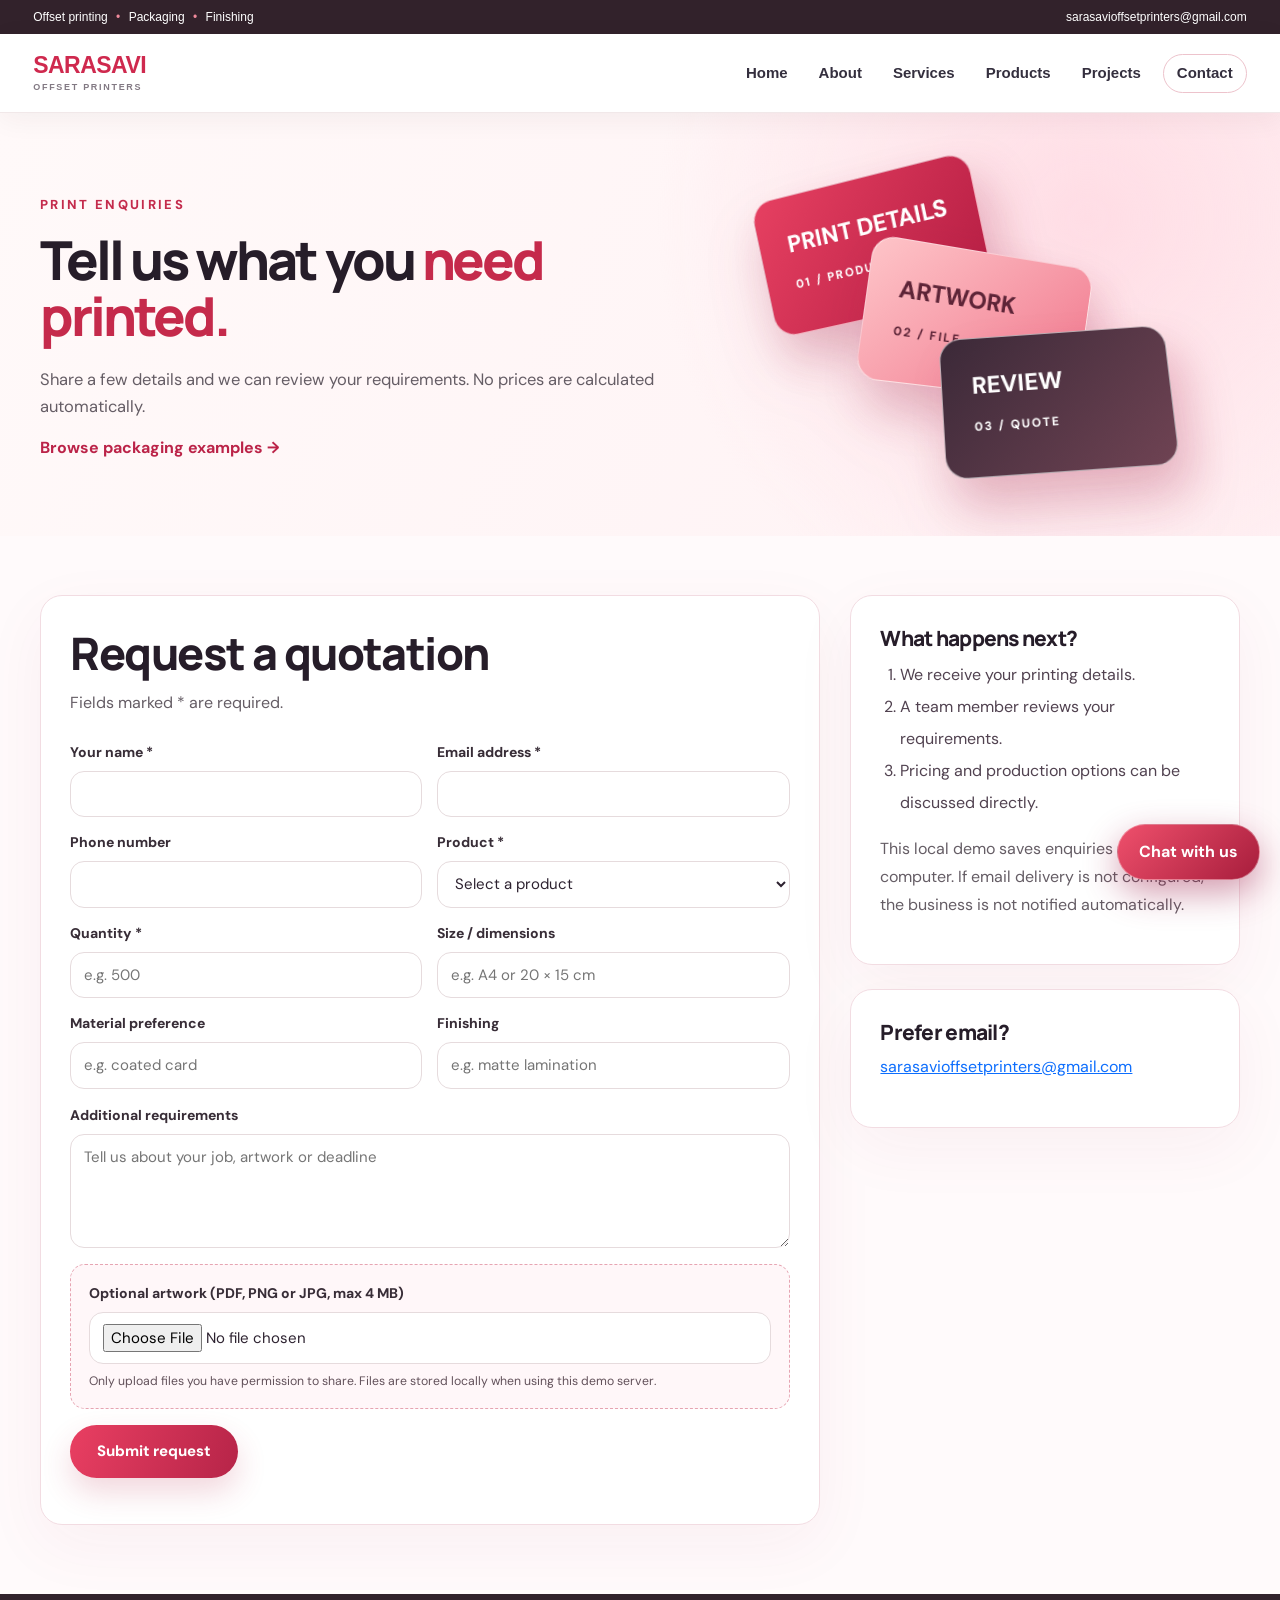
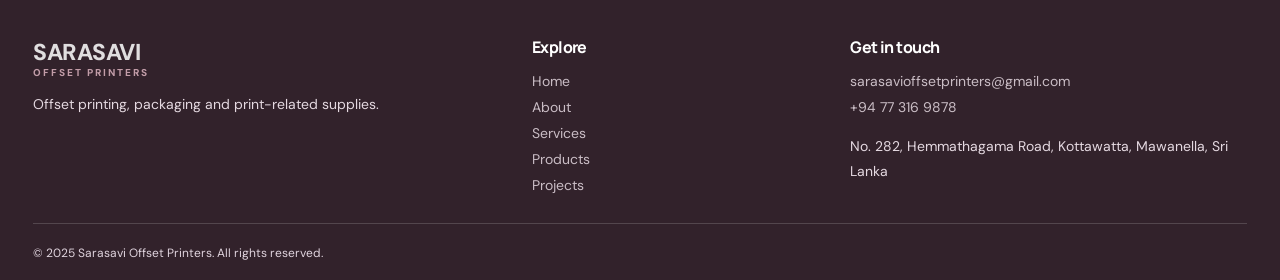
<file: SARASAVI PROJECT/quote.html>
<!DOCTYPE html>
<html lang="en"><head><meta charset="utf-8"/><meta content="width=device-width,initial-scale=1" name="viewport"/><title>Request a quotation | Sarasavi Offset Printers</title><meta content="Sarasavi printing, packaging and customer support services" name="description"/><link href="https://cdn.jsdelivr.net/npm/bootstrap@5.3.2/dist/css/bootstrap.min.css" rel="stylesheet"/><link href="premium-3d.css" rel="stylesheet"/><link href="refined-pages.css" rel="stylesheet"/><link href="site-shared.css?v=20261112-nav3" rel="stylesheet"/><link href="upgrades.css?v=4" rel="stylesheet"/><link href="assistant.css" rel="stylesheet"/>  <link rel="stylesheet" href="compact-layout.css?v=20261112-compact1">
</head><body><div class="sv-shared-top"><div class="sv-shell"><span>Offset printing <span class="sv-dot">•</span> Packaging <span class="sv-dot">•</span> Finishing</span><a href="mailto:sarasavioffsetprinters@gmail.com">sarasavioffsetprinters@gmail.com</a></div></div>
<header class="sv-shared-header"><div class="sv-shell sv-nav-layout"><a aria-label="Sarasavi Offset Printers home" class="sv-shared-brand" href="index.html"><span>SARASAVI</span><small>OFFSET PRINTERS</small></a><button aria-controls="sv-global-navigation" aria-expanded="false" aria-label="Toggle navigation" class="sv-mobile-toggle" type="button"><span></span><span></span><span></span></button><nav aria-label="Main navigation" class="sv-global-nav" id="sv-global-navigation"><a class="sv-nav-link" href="index.html">Home</a><a class="sv-nav-link" href="about.html">About</a><a class="sv-nav-link" href="process.html">Services</a><a class="sv-nav-link" href="products.html">Products</a><a class="sv-nav-link" href="project.html">Projects</a><a class="sv-nav-link sv-contact-link" href="contact.html">Contact</a></nav></div></header><main class="sv-upgrade">
<section class="up-hero"><div class="sv-shell up-hero-grid"><div><p class="up-eyebrow">PRINT ENQUIRIES</p><h1>Tell us what you <span>need printed.</span></h1><p>Share a few details and we can review your requirements. No prices are calculated automatically.</p><a class="up-text-link" href="project.html">Browse packaging examples →</a></div><div aria-hidden="true" class="up-hero-art"><div class="up-float-card up-a">PRINT DETAILS<span>01 / PRODUCT</span></div><div class="up-float-card up-b">ARTWORK<span>02 / FILE</span></div><div class="up-float-card up-c">REVIEW<span>03 / QUOTE</span></div></div></div></section>
<section class="up-section"><div class="sv-shell up-columns"><div class="up-panel"><h2>Request a quotation</h2><p>Fields marked * are required.</p><form class="up-form" id="quote-form">
<div class="up-fields"><label>Your name *<input autocomplete="name" maxlength="120" name="name" required=""/></label><label>Email address *<input autocomplete="email" name="email" required="" type="email"/></label><label>Phone number<input autocomplete="tel" name="phone"/></label><label>Product *<select name="product" required=""><option value="">Select a product</option><option>Cartons &amp; packaging</option><option>Labels &amp; stickers</option><option>Brochures &amp; flyers</option><option>Business stationery</option><option>Posters &amp; banners</option><option>Other printing</option></select></label><label>Quantity *<input max="10000000" min="1" name="quantity" placeholder="e.g. 500" required="" type="number"/></label><label>Size / dimensions<input name="size" placeholder="e.g. A4 or 20 × 15 cm"/></label><label>Material preference<input name="material" placeholder="e.g. coated card"/></label><label>Finishing<input name="finishing" placeholder="e.g. matte lamination"/></label></div>
<label>Additional requirements<textarea maxlength="1800" name="notes" placeholder="Tell us about your job, artwork or deadline" rows="4"></textarea></label>
<label class="up-upload">Optional artwork (PDF, PNG or JPG, max 4 MB)<input accept=".pdf,.png,.jpg,.jpeg,application/pdf,image/png,image/jpeg" id="quote-file" type="file"/><small>Only upload files you have permission to share. Files are stored locally when using this demo server.</small></label>
<button class="up-primary" type="submit">Submit request</button><div aria-live="polite" class="up-feedback" id="quote-result" role="status"></div></form></div>
<aside class="up-aside"><div class="up-note"><h3>What happens next?</h3><ol><li>We receive your printing details.</li><li>A team member reviews your requirements.</li><li>Pricing and production options can be discussed directly.</li></ol><p>This local demo saves enquiries on this computer. If email delivery is not configured, the business is not notified automatically.</p></div><div class="up-note"><h3>Prefer email?</h3><p><a href="mailto:sarasavioffsetprinters@gmail.com">sarasavioffsetprinters@gmail.com</a></p></div></aside></div></section>
</main><footer class="sv-shared-footer"><div class="sv-shell"><div class="sv-footer-grid"><div><a class="sv-footer-brand" href="index.html">SARASAVI <small>OFFSET PRINTERS</small></a><p>Offset printing, packaging and print-related supplies.</p></div><div><h3>Explore</h3><div class="sv-footer-links"><a href="index.html">Home</a><a href="about.html">About</a><a href="process.html">Services</a><a href="products.html">Products</a><a href="project.html">Projects</a></div></div><div><h3>Get in touch</h3><a href="mailto:sarasavioffsetprinters@gmail.com">sarasavioffsetprinters@gmail.com</a><a href="tel:+94773169878">+94 77 316 9878</a><p>No. 282, Hemmathagama Road, Kottawatta, Mawanella, Sri Lanka</p></div></div><div class="sv-footer-bottom">© 2025 Sarasavi Offset Printers. All rights reserved.</div></div></footer><script defer="" src="site-shared.js"></script><script defer="" src="site-config.js"></script><script defer="" src="upgrades.js?v=4"></script><script defer="" src="assistant.js"></script></body></html>
</file>
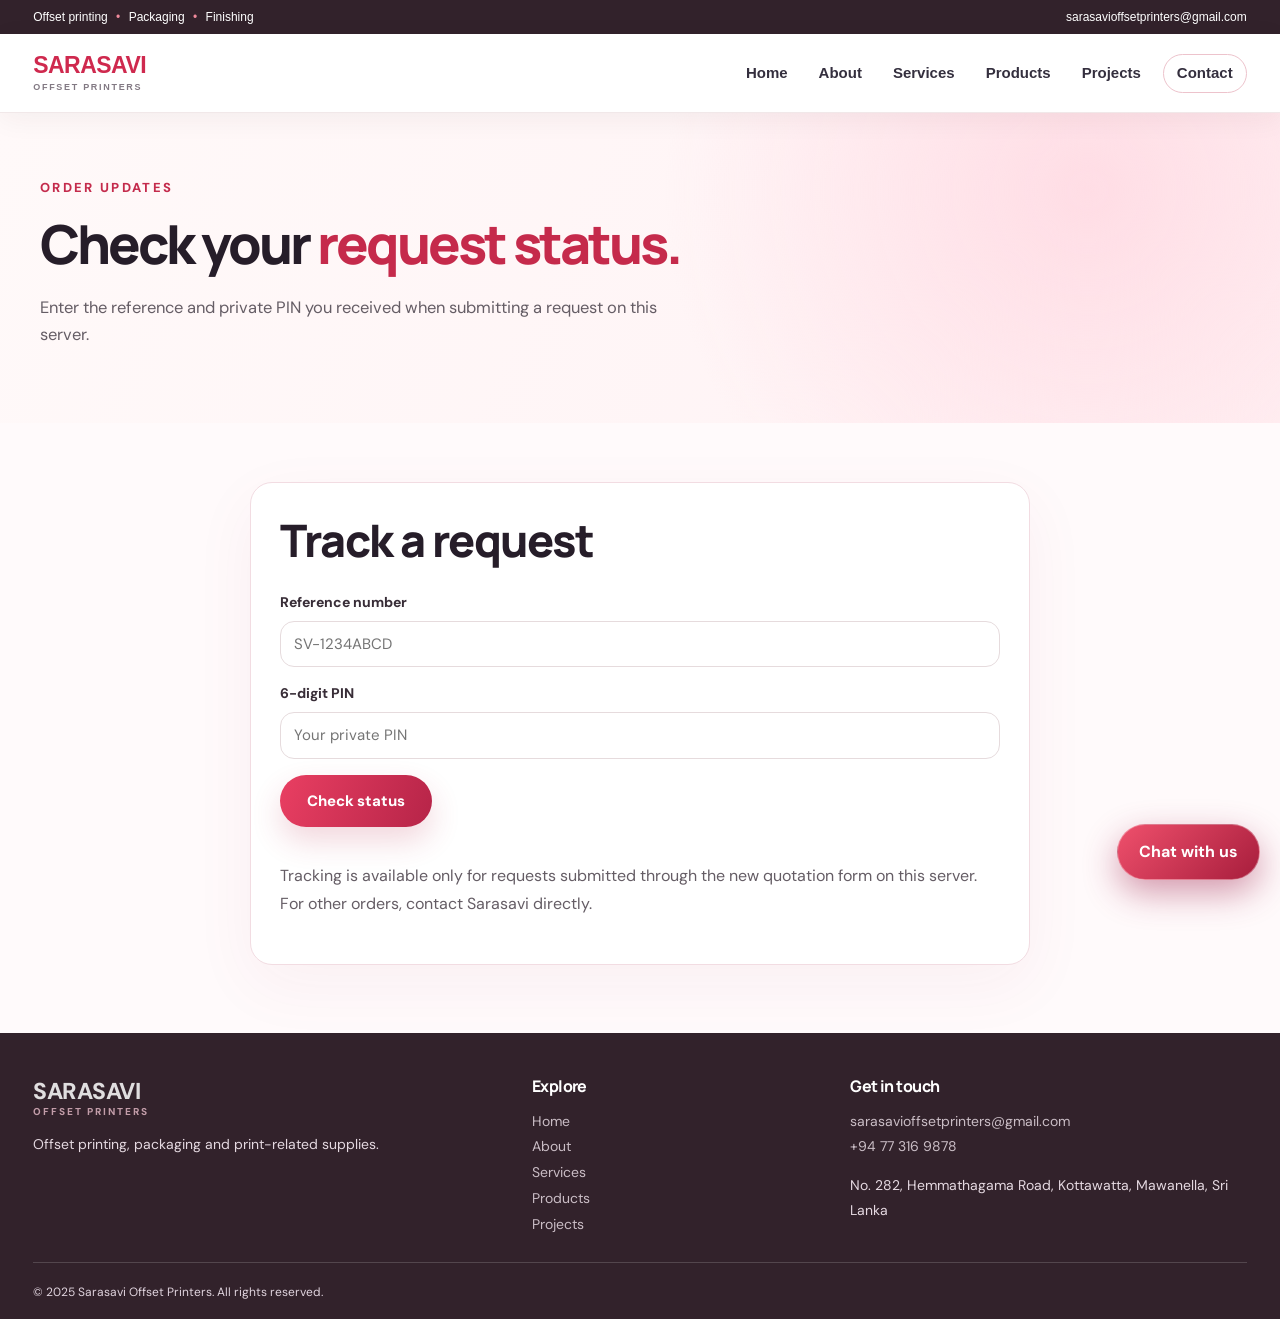
<file: SARASAVI PROJECT/tracking.html>
<!DOCTYPE html>
<html lang="en"><head><meta charset="utf-8"/><meta content="width=device-width,initial-scale=1" name="viewport"/><title>Check order progress | Sarasavi Offset Printers</title><meta content="Sarasavi printing, packaging and customer support services" name="description"/><link href="https://cdn.jsdelivr.net/npm/bootstrap@5.3.2/dist/css/bootstrap.min.css" rel="stylesheet"/><link href="premium-3d.css" rel="stylesheet"/><link href="refined-pages.css" rel="stylesheet"/><link href="site-shared.css?v=20261112-nav3" rel="stylesheet"/><link href="upgrades.css?v=4" rel="stylesheet"/><link href="assistant.css" rel="stylesheet"/>  <link rel="stylesheet" href="compact-layout.css?v=20261112-compact1">
</head><body><div class="sv-shared-top"><div class="sv-shell"><span>Offset printing <span class="sv-dot">•</span> Packaging <span class="sv-dot">•</span> Finishing</span><a href="mailto:sarasavioffsetprinters@gmail.com">sarasavioffsetprinters@gmail.com</a></div></div>
<header class="sv-shared-header"><div class="sv-shell sv-nav-layout"><a aria-label="Sarasavi Offset Printers home" class="sv-shared-brand" href="index.html"><span>SARASAVI</span><small>OFFSET PRINTERS</small></a><button aria-controls="sv-global-navigation" aria-expanded="false" aria-label="Toggle navigation" class="sv-mobile-toggle" type="button"><span></span><span></span><span></span></button><nav aria-label="Main navigation" class="sv-global-nav" id="sv-global-navigation"><a class="sv-nav-link" href="index.html">Home</a><a class="sv-nav-link" href="about.html">About</a><a class="sv-nav-link" href="process.html">Services</a><a class="sv-nav-link" href="products.html">Products</a><a class="sv-nav-link" href="project.html">Projects</a><a class="sv-nav-link sv-contact-link" href="contact.html">Contact</a></nav></div></header><main class="sv-upgrade">
<section class="up-hero up-small"><div class="sv-shell"><p class="up-eyebrow">ORDER UPDATES</p><h1>Check your <span>request status.</span></h1><p>Enter the reference and private PIN you received when submitting a request on this server.</p></div></section><section class="up-section"><div class="sv-shell"><div class="up-panel up-narrow"><h2>Track a request</h2><form class="up-form" id="track-form"><label>Reference number<input name="reference" placeholder="SV-1234ABCD" required=""/></label><label>6-digit PIN<input autocomplete="off" inputmode="numeric" name="pin" pattern="[0-9]{6}" placeholder="Your private PIN" required=""/></label><button class="up-primary" type="submit">Check status</button><div aria-live="polite" class="up-feedback" id="track-result" role="status"></div></form><p class="up-muted">Tracking is available only for requests submitted through the new quotation form on this server. For other orders, contact Sarasavi directly.</p></div></div></section>
</main><footer class="sv-shared-footer"><div class="sv-shell"><div class="sv-footer-grid"><div><a class="sv-footer-brand" href="index.html">SARASAVI <small>OFFSET PRINTERS</small></a><p>Offset printing, packaging and print-related supplies.</p></div><div><h3>Explore</h3><div class="sv-footer-links"><a href="index.html">Home</a><a href="about.html">About</a><a href="process.html">Services</a><a href="products.html">Products</a><a href="project.html">Projects</a></div></div><div><h3>Get in touch</h3><a href="mailto:sarasavioffsetprinters@gmail.com">sarasavioffsetprinters@gmail.com</a><a href="tel:+94773169878">+94 77 316 9878</a><p>No. 282, Hemmathagama Road, Kottawatta, Mawanella, Sri Lanka</p></div></div><div class="sv-footer-bottom">© 2025 Sarasavi Offset Printers. All rights reserved.</div></div></footer><script defer="" src="site-shared.js"></script><script defer="" src="site-config.js"></script><script defer="" src="upgrades.js?v=4"></script><script defer="" src="assistant.js"></script></body></html>
</file>
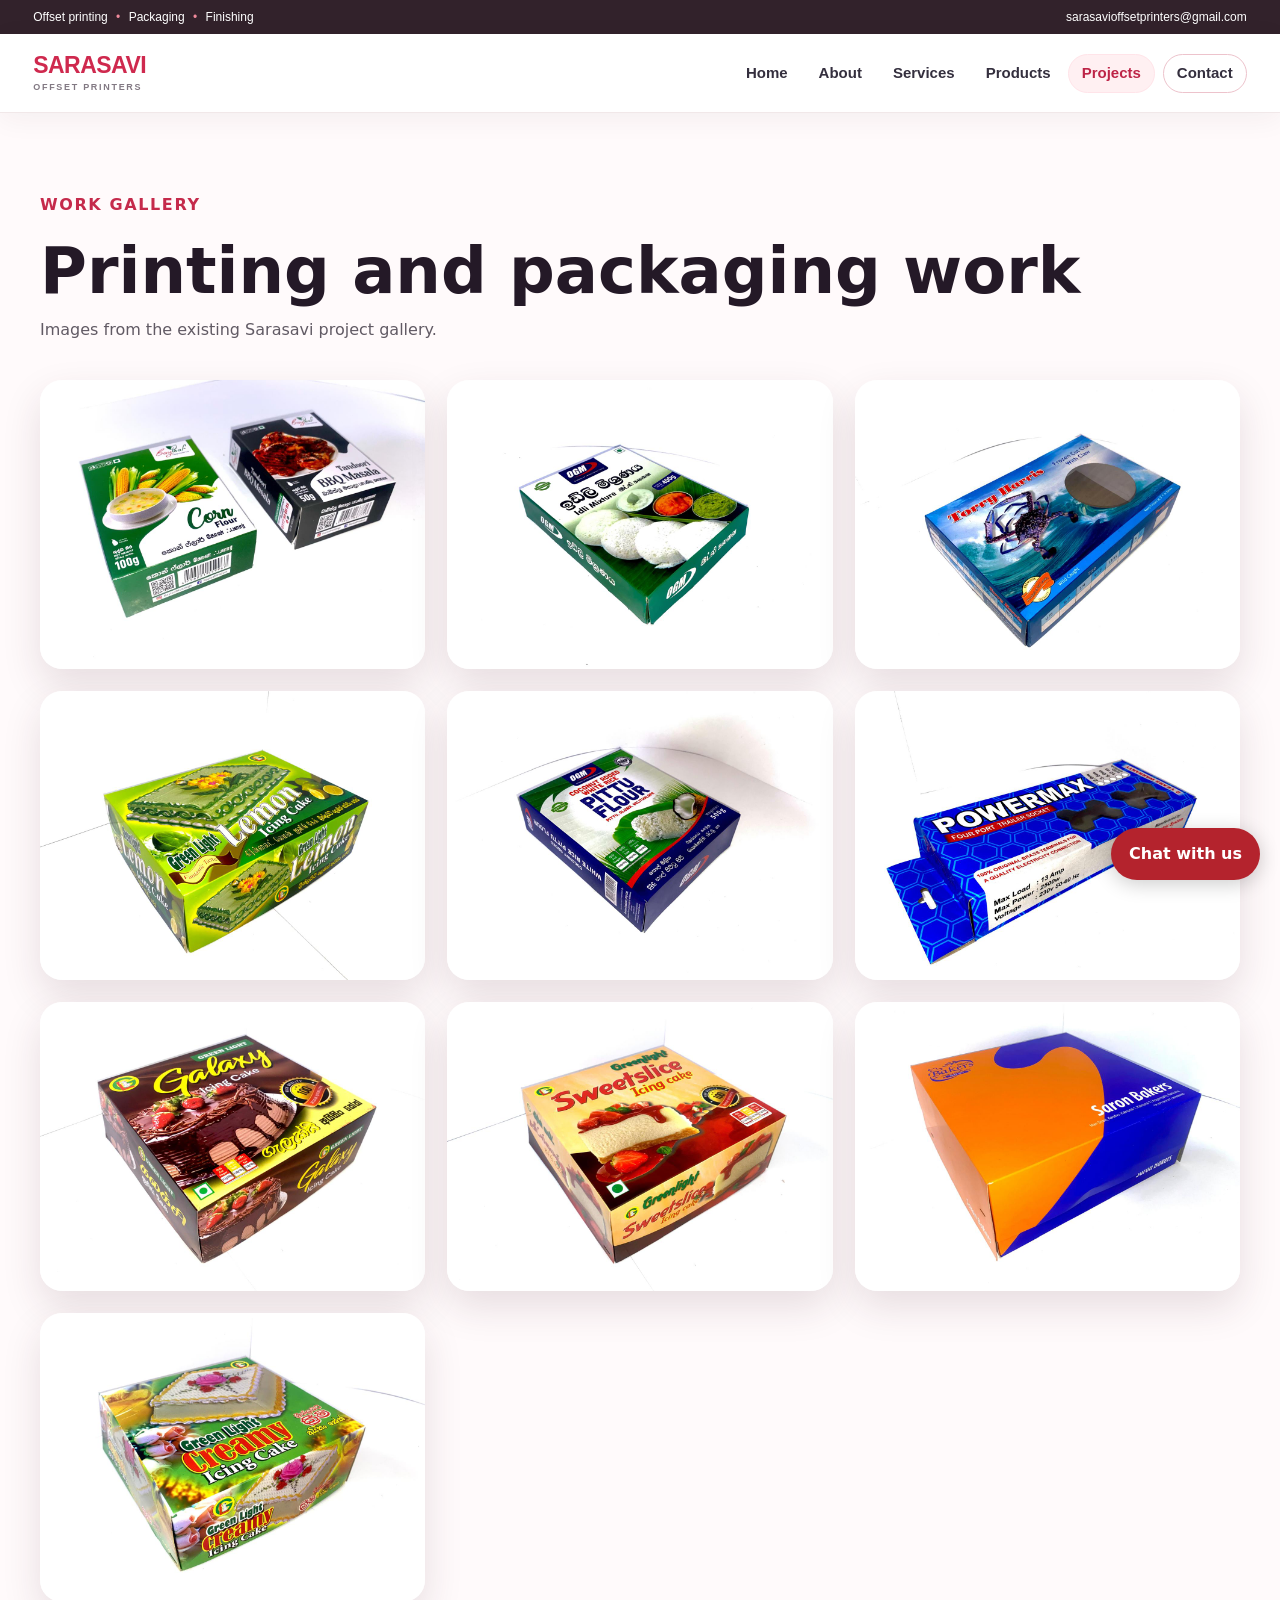
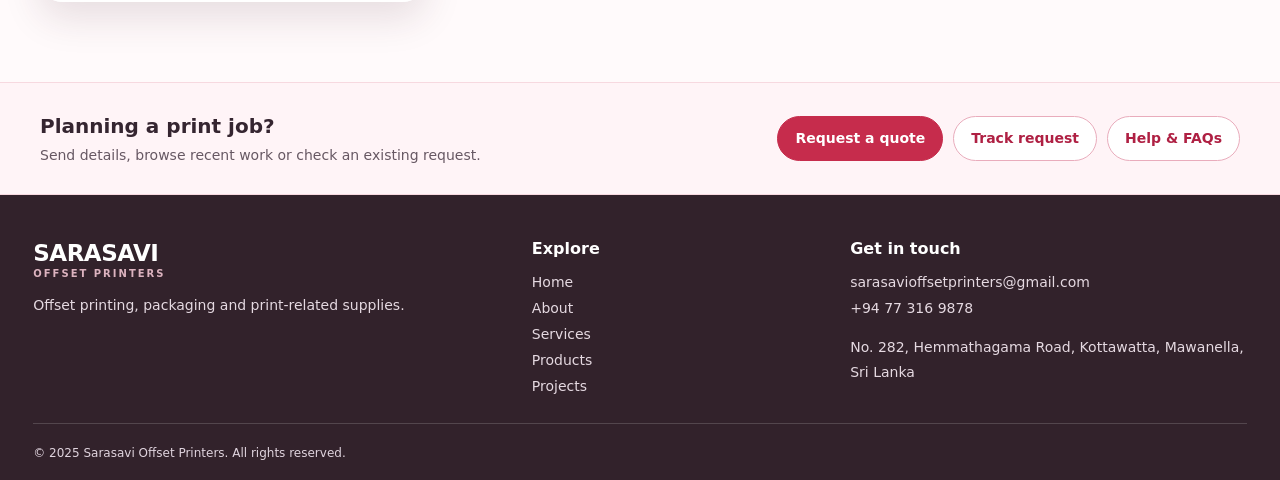
<file: SARASAVI PROJECT/works.html>
<!DOCTYPE html>

<html lang="en"><head><meta charset="utf-8"/><meta content="width=device-width,initial-scale=1" name="viewport"/><title>Our Work | Sarasavi Offset Printers</title><link href="https://cdn.jsdelivr.net/npm/bootstrap@5.3.2/dist/css/bootstrap.min.css" rel="stylesheet"/><link href="assistant.css" rel="stylesheet"/><style>.sv-gallery-page{padding:80px 0;background:#fffafb}.sv-gallery-page h1{font-size:clamp(38px,5vw,70px);font-weight:800;color:#241927}.sv-gallery-page p{max-width:660px;color:#615a64}.sv-gallery-grid{display:grid;grid-template-columns:repeat(3,1fr);gap:22px;margin-top:38px}.sv-gallery-grid a{display:block;border-radius:22px;overflow:hidden;box-shadow:0 16px 38px rgba(70,30,45,.13);background:#fff}.sv-gallery-grid img{display:block;width:100%;aspect-ratio:4/3;object-fit:cover;transition:transform .3s}.sv-gallery-grid a:hover img{transform:scale(1.04)}@media(max-width:720px){.sv-gallery-grid{grid-template-columns:repeat(2,1fr)}}@media(max-width:480px){.sv-gallery-grid{grid-template-columns:1fr}}</style><link href="site-shared.css?v=20261112-nav3" rel="stylesheet"/><link href="upgrades.css?v=4" rel="stylesheet"/>  <link rel="stylesheet" href="compact-layout.css?v=20261112-compact1">
</head><body><div class="sv-shared-top"><div class="sv-shell"><span>Offset printing <span class="sv-dot">•</span> Packaging <span class="sv-dot">•</span> Finishing</span><a href="mailto:sarasavioffsetprinters@gmail.com">sarasavioffsetprinters@gmail.com</a></div></div>
<header class="sv-shared-header"><div class="sv-shell sv-nav-layout"><a aria-label="Sarasavi Offset Printers home" class="sv-shared-brand" href="index.html"><span>SARASAVI</span><small>OFFSET PRINTERS</small></a><button aria-controls="sv-global-navigation" aria-expanded="false" aria-label="Toggle navigation" class="sv-mobile-toggle" type="button"><span></span><span></span><span></span></button><nav aria-label="Main navigation" class="sv-global-nav" id="sv-global-navigation"><a class="sv-nav-link" href="index.html">Home</a><a class="sv-nav-link" href="about.html">About</a><a class="sv-nav-link" href="process.html">Services</a><a class="sv-nav-link" href="products.html">Products</a><a aria-current="page" class="sv-nav-link" href="project.html">Projects</a><a class="sv-nav-link sv-contact-link" href="contact.html">Contact</a></nav></div></header><main class="sv-gallery-page"><div class="sv-shell"><p style="font-weight:750;color:#c52a4b;letter-spacing:.1em">WORK GALLERY</p><h1>Printing and packaging work</h1><p>Images from the existing Sarasavi project gallery.</p><div class="sv-gallery-grid"><a href="project_img/photos/photo1.jpg" rel="noopener" target="_blank"><img alt="Printing and packaging sample 1" loading="lazy" src="project_img/photos/photo1.jpg"/></a><a href="project_img/photos/photo10.jpg" rel="noopener" target="_blank"><img alt="Printing and packaging sample 2" loading="lazy" src="project_img/photos/photo10.jpg"/></a><a href="project_img/photos/photo2.jpg" rel="noopener" target="_blank"><img alt="Printing and packaging sample 3" loading="lazy" src="project_img/photos/photo2.jpg"/></a><a href="project_img/photos/photo3.jpg" rel="noopener" target="_blank"><img alt="Printing and packaging sample 4" loading="lazy" src="project_img/photos/photo3.jpg"/></a><a href="project_img/photos/photo4.jpg" rel="noopener" target="_blank"><img alt="Printing and packaging sample 5" loading="lazy" src="project_img/photos/photo4.jpg"/></a><a href="project_img/photos/photo5.jpg" rel="noopener" target="_blank"><img alt="Printing and packaging sample 6" loading="lazy" src="project_img/photos/photo5.jpg"/></a><a href="project_img/photos/photo6.jpg" rel="noopener" target="_blank"><img alt="Printing and packaging sample 7" loading="lazy" src="project_img/photos/photo6.jpg"/></a><a href="project_img/photos/photo7.jpg" rel="noopener" target="_blank"><img alt="Printing and packaging sample 8" loading="lazy" src="project_img/photos/photo7.jpg"/></a><a href="project_img/photos/photo8.jpg" rel="noopener" target="_blank"><img alt="Printing and packaging sample 9" loading="lazy" src="project_img/photos/photo8.jpg"/></a><a href="project_img/photos/photo9.jpg" rel="noopener" target="_blank"><img alt="Printing and packaging sample 10" loading="lazy" src="project_img/photos/photo9.jpg"/></a></div></div></main><section aria-label="Customer tools" class="up-quicklinks"><div class="sv-shell"><div><strong>Planning a print job?</strong><span>Send details, browse recent work or check an existing request.</span></div><div class="up-quickactions"><a href="quote.html">Request a quote</a><a href="tracking.html">Track request</a><a href="faq.html">Help &amp; FAQs</a></div></div></section><footer class="sv-shared-footer"><div class="sv-shell"><div class="sv-footer-grid"><div><a class="sv-footer-brand" href="index.html">SARASAVI <small>OFFSET PRINTERS</small></a><p>Offset printing, packaging and print-related supplies.</p></div><div><h3>Explore</h3><div class="sv-footer-links"><a href="index.html">Home</a><a href="about.html">About</a><a href="process.html">Services</a><a href="products.html">Products</a><a href="project.html">Projects</a></div></div><div><h3>Get in touch</h3><a href="mailto:sarasavioffsetprinters@gmail.com">sarasavioffsetprinters@gmail.com</a><a href="tel:+94773169878">+94 77 316 9878</a><p>No. 282, Hemmathagama Road, Kottawatta, Mawanella, Sri Lanka</p></div></div><div class="sv-footer-bottom">© 2025 Sarasavi Offset Printers. All rights reserved.</div></div></footer><script defer="" src="assistant.js"></script><script defer="True" src="site-shared.js"></script><script defer="True" src="upgrades.js?v=4"></script></body></html>
</file>
<file: SARASAVI PROJECT/premium-3d.css>
/* SARASAVI / STUDIO — premium dimensional design system, 2026 */
@import url('https://fonts.googleapis.com/css2?family=DM+Sans:wght@400;500;600;700;800&family=Manrope:wght@400;500;600;700;800&display=swap');
:root{--sv-ink:#191b2c;--sv-muted:#626778;--sv-red:#ce2944;--sv-red-dark:#9e1931;--sv-warm:#fff8f5;--sv-line:#f0e3e2;--sv-shadow:0 25px 65px rgba(74,22,45,.11);--sv-glow:0 14px 35px rgba(206,41,68,.28)}
html{scroll-behavior:smooth;scroll-padding-top:90px}
body{font-family:'DM Sans',system-ui,sans-serif!important;color:var(--sv-ink);background:#fffbfa;overflow-x:hidden}
h1,h2,h3,h4,h5,h6{font-family:'Manrope',system-ui,sans-serif;letter-spacing:-.035em;font-weight:800}
h1{line-height:1.12}h2{line-height:1.2}
p{line-height:1.75}
a,button{transition:color .25s ease,background .25s ease,border-color .25s ease,box-shadow .25s ease,transform .25s ease}
.navbar{background:rgba(255,255,255,.94)!important;border-bottom:1px solid #fae8e7!important;box-shadow:0 10px 32px rgba(21,24,40,.045)!important;backdrop-filter:blur(20px);-webkit-backdrop-filter:blur(20px);position:sticky;top:0;z-index:1020}
.navbar .container-fluid{max-width:1320px;margin:auto;padding:1.1rem 1.5rem!important}
.navbar-brand{color:var(--sv-red)!important;font-size:1.15rem;line-height:1.3;letter-spacing:-.045em;margin-left:0!important;margin-right:2rem!important}
.navbar .nav-link{color:#343344!important;font-weight:700;font-size:.91rem;border-radius:99px;padding:.64rem .92rem!important}
.navbar .nav-link:hover,.navbar .nav-link.active{color:var(--sv-red)!important;background:#fff0f1!important}
.btn{border-radius:100px!important;font-weight:800!important;letter-spacing:-.01em;padding:.78rem 1.7rem!important;box-shadow:0 8px 15px rgba(27,12,29,.06)}
.btn:hover{transform:translateY(-3px);box-shadow:0 14px 28px rgba(27,12,29,.16)}
.btn-danger,.btn-primary{background:linear-gradient(125deg,#e9455e,#b71f3c)!important;border-color:transparent!important;box-shadow:var(--sv-glow)!important}
.btn-outline-danger,.btn-outline-primary{border:1.5px solid var(--sv-red)!important;color:var(--sv-red)!important}
.btn-outline-danger:hover,.btn-outline-primary:hover{color:white!important;background:var(--sv-red)!important}
.text-danger,.text-primary{color:var(--sv-red)!important}
.bg-danger,.bg-primary{background:var(--sv-red)!important}
section{position:relative}
section:not(#hero) h2{font-size:clamp(1.7rem,3.5vw,2.85rem)}
section:not(#hero):not(#cta) .container{position:relative}
.card,.service-card,.value-card,.team-card,.testimonial-card,.industry-card,.location-card,.card-hover{border-radius:23px!important;border:1px solid rgba(230,209,211,.85)!important;background:linear-gradient(145deg,#fff 0%,#fffaf9 100%)!important;box-shadow:0 8px 24px rgba(73,29,47,.045),0 21px 48px rgba(73,29,47,.045)!important;transition:transform .35s cubic-bezier(.2,.8,.2,1),box-shadow .35s ease,border-color .3s ease!important;transform-style:preserve-3d}
.card:hover,.service-card:hover,.value-card:hover,.team-card:hover,.testimonial-card:hover,.industry-card:hover,.location-card:hover,.card-hover:hover{transform:translateY(-9px) rotateX(1.3deg)!important;box-shadow:0 22px 50px rgba(72,25,43,.14)!important;border-color:rgba(225,105,124,.55)!important}
.card img{transition:transform .5s cubic-bezier(.2,.8,.2,1);max-width:100%}
.card:hover img{transform:scale(1.035)}
.card .card-body,.service-card{padding:1.5rem!important}
.card i.display-4,.service-card i.display-4{background:linear-gradient(135deg,#ffe2e6,#fff3e9);border:1px solid #ffdadf;border-radius:20px;padding:15px;display:inline-flex!important;width:max-content;align-self:center;box-shadow:inset 1px 2px 3px #fff,0 12px 18px rgba(219,43,75,.1)}
input,textarea,select,.form-control,.form-select{border-radius:14px!important;border:1px solid #e6dbdd!important;padding:.82rem .95rem!important;background:#fff!important}
input:focus,textarea:focus,select:focus,.form-control:focus,.form-select:focus{border-color:#e44e69!important;box-shadow:0 0 0 4px #e44e6924!important}
section.bg-light,.bg-light-blue{background:linear-gradient(145deg,#fff6f3,#fffcfa)!important}
#services{background:radial-gradient(circle at 90% 10%,#fff0ea 0%,transparent 35%),#fffbfa!important;padding:6.2rem max(1.5rem,calc((100vw - 1240px)/2))!important}
#services .row{margin-top:2rem}
#services>p{max-width:660px;margin:0 auto 2rem!important;color:var(--sv-muted)!important}
#features{background:linear-gradient(160deg,#fff5f2,#fff 70%);padding:6rem 1.5rem!important}
#features .row{max-width:1080px;margin-left:auto;margin-right:auto}
#features .feature{padding:1.2rem!important;margin:0.45rem!important;background:white;border-radius:16px;box-shadow:0 9px 30px #4b16221a;font-weight:600}
#cta{padding:6rem 1.5rem!important;background:radial-gradient(circle at 12% 15%,#ff6880 0%,transparent 40%),linear-gradient(125deg,#8d1635,#d82a4a 65%,#f26066)!important;overflow:hidden}
#cta:before{content:'';position:absolute;inset:0;background-image:radial-gradient(#fff3 1px,transparent 1px);background-size:25px 25px;opacity:.26;pointer-events:none}
#cta>*{position:relative;z-index:1}
#cta p{max-width:690px;margin:0 auto 2rem}
footer.bg-danger{background:linear-gradient(135deg,#231527,#521e36 65%,#791f3f)!important;color:#fff!important}
footer a{opacity:.85}footer a:hover{opacity:1!important;text-decoration:underline!important;color:#ffc6cd!important}
footer hr{opacity:.22}
/* HOME: dimensional studio hero */
#hero.sv-hero{background:radial-gradient(circle at 16% 23%,#ffeded 0,transparent 32%),radial-gradient(circle at 96% 58%,#ffe1d8 0,transparent 43%),linear-gradient(135deg,#fffcfa,#fff6f1)!important;color:var(--sv-ink)!important;min-height:670px;display:flex;align-items:center;text-align:left!important;padding:6rem max(1.5rem,calc((100vw - 1240px)/2))!important;animation:none!important;overflow:hidden}
.sv-hero:before{content:'';position:absolute;inset:0;background-image:radial-gradient(#d7858c44 1px,transparent 1px);background-size:22px 22px;mask-image:linear-gradient(90deg,transparent,black);opacity:.5}
.sv-hero-layout{display:grid;grid-template-columns:1fr 1fr;align-items:center;gap:3.5rem;max-width:1250px;margin:0 auto;width:100%;z-index:1}
.sv-kicker{display:inline-flex;gap:.55rem;align-items:center;padding:.62rem 1rem;background:white;border:1px solid #f5cdd0;border-radius:100px;box-shadow:0 7px 21px #4f15251a;color:#a32645;font-size:.78rem;letter-spacing:.14em;font-weight:800;text-transform:uppercase;margin-bottom:1.6rem}
.sv-kicker:before{content:'';display:inline-block;width:8px;height:8px;border-radius:50%;background:#e24560;box-shadow:0 0 0 5px #fce2e7}
#hero.sv-hero h1{font-size:clamp(2.6rem,4.7vw,5.2rem);max-width:660px;font-weight:800;color:#26192c;letter-spacing:-.06em;text-wrap:balance}
#hero.sv-hero h1 em{font-style:normal;color:#d12b4a}
#hero.sv-hero p{font-size:1.13rem;color:#6c6570!important;max-width:525px;margin:1.5rem 0 2rem!important;line-height:1.8}
#hero.sv-hero .hero-btns{display:flex;flex-wrap:wrap;gap:.9rem}
#hero.sv-hero .hero-btns a{margin:0!important}
#hero.sv-hero .hero-btns .btn-light{background:linear-gradient(135deg,#ed4d68,#b81f40)!important;border:0;color:#fff!important;box-shadow:0 15px 30px #b81f4055!important}
#hero.sv-hero .hero-btns .btn-outline-light{color:#b42b47!important;border:1.5px solid #eab4be!important;background:#ffffffa8!important}
.sv-trust{display:flex;align-items:center;flex-wrap:wrap;gap:1.25rem;margin-top:2.5rem;color:#756673;font-size:.84rem;font-weight:700}
.sv-trust span{display:flex;gap:.4rem;align-items:center}.sv-trust i{color:var(--sv-red)}
.sv-scene{height:520px;position:relative;perspective:1100px;isolation:isolate}
.sv-scene:before{content:'';position:absolute;inset:9% 3% 12%;background:radial-gradient(ellipse,#e9b9bb 0,transparent 64%);filter:blur(28px);z-index:-1}
.sv-scene .sv-halo{position:absolute;border-radius:50%;border:1px solid #d3788c66;width:400px;height:400px;left:14%;top:11%;box-shadow:0 0 0 42px #dc81940d,0 0 0 85px #dc819408;transform:rotateX(62deg) rotateZ(-19deg)}
.sv-print-card{position:absolute;border:1px solid #ffffffb0;border-radius:23px;box-shadow:16px 30px 40px #57223430,-6px -6px 17px #fff7;overflow:hidden;transform-style:preserve-3d;backface-visibility:hidden}
.sv-print-main{width:310px;height:390px;left:19%;top:11%;background:linear-gradient(135deg,#e94761,#8f1b3f);transform:rotate(-12deg) rotateY(-14deg);animation:sv-hover 7s ease-in-out infinite}
.sv-print-main:before{content:'';position:absolute;inset:18px;border:1px solid #ffffff7c;border-radius:15px}
.sv-print-main .sv-main-label{position:absolute;left:39px;top:72px;color:white;font-size:11px;font-weight:800;letter-spacing:.35em}
.sv-print-main .sv-main-title{position:absolute;top:127px;left:35px;color:#fff;font:800 47px/1.04 Manrope,sans-serif;letter-spacing:-.07em}
.sv-print-main .sv-main-wave{position:absolute;width:340px;height:205px;bottom:-70px;left:-16px;border-radius:50% 50% 0 0;background:#ffd7c9;transform:rotate(-20deg);box-shadow:0 -22px 0 #f7a4a7,0 -45px 0 #f27080}
.sv-print-back{width:238px;height:323px;left:52%;top:17%;background:linear-gradient(145deg,#ffeccf,#ff9e96);transform:rotate(12deg) rotateY(22deg);animation:sv-hover 8s ease-in-out -2s infinite}
.sv-print-back:before{content:'';position:absolute;inset:16px;border:2px solid #a92c42;border-radius:12px}
.sv-print-back .sv-back-title{position:absolute;top:52px;left:34px;font:800 34px/1.02 Manrope,sans-serif;color:#87243e;letter-spacing:-.06em}
.sv-print-back .sv-back-disc{position:absolute;width:145px;height:145px;background:radial-gradient(circle at 34% 32%,#ffe9ca,#ed5573 70%,#b42b59);border-radius:50%;left:45px;bottom:35px;box-shadow:inset -13px -15px 20px #80234755,9px 16px 18px #8925433a}
.sv-float-tag{position:absolute;z-index:3;display:flex;gap:.7rem;align-items:center;padding:.85rem 1.1rem;border-radius:16px;background:#ffffffed;box-shadow:0 15px 35px #5020392c;border:1px solid #fff;backdrop-filter:blur(9px);font-size:.87rem;font-weight:800;color:#342434;animation:sv-hover 6.5s ease-in-out -1s infinite}
.sv-float-tag i{font-size:1.4rem;color:#cf2b4b}
.sv-tag-top{top:8%;right:0}.sv-tag-bottom{bottom:9%;left:1%}
@keyframes sv-hover{0%,100%{translate:0 0}50%{translate:0 -14px}}
/* Scroll-in reveal with a non-JS fallback */
.sv-reveal{opacity:1}
@media(min-width:992px){.sv-animate .sv-reveal:not(.sv-in){opacity:0;transform:translateY(20px)}.sv-reveal{transition:opacity .65s ease,transform .65s ease}.sv-animate .sv-reveal.sv-in{opacity:1;transform:translateY(0)}}
/* Glossy AI chat */
#sarasavi-chat-toggle{background:linear-gradient(135deg,#ef506c,#a71d3c)!important;box-shadow:0 13px 34px #9c204a70!important;padding:15px 21px!important;border:1px solid #ffffff55!important}
#sarasavi-chat-toggle:hover{transform:translateY(-4px)}
#sarasavi-chat{border-radius:24px!important;border:1px solid #f1d0d7!important;box-shadow:0 30px 80px #4920384f!important}
#sarasavi-chat-header{background:linear-gradient(120deg,#a31b38,#e94764)!important;padding:18px!important}
.sarasavi-msg{border-radius:16px!important;padding:12px 15px!important}
.sarasavi-msg.bot{background:#fff3f3!important}.sarasavi-msg.user{background:#f5d7dc!important}
#sarasavi-chat-send{border-radius:12px!important;background:linear-gradient(135deg,#e34d67,#a41c3a)!important}
@media(max-width:991px){#hero.sv-hero{padding:4rem 1.5rem 5rem!important}.sv-hero-layout{grid-template-columns:1fr;gap:1rem;text-align:center}.sv-hero-copy{display:flex;align-items:center;flex-direction:column}.sv-hero .hero-btns{justify-content:center}.sv-trust{justify-content:center}.sv-scene{max-width:540px;width:100%;height:460px;margin:0 auto}.sv-tag-top{right:5%}}
@media(max-width:570px){#hero.sv-hero{padding:3.6rem 1.1rem 3rem!important;min-height:unset}#hero.sv-hero h1{font-size:clamp(2.35rem,10vw,3.3rem)}#hero.sv-hero p{font-size:1rem}.sv-kicker{font-size:.65rem}.sv-scene{height:345px;transform:scale(.78);transform-origin:top center;margin-bottom:-65px;width:480px;max-width:none;left:50%;translate:-50% 0}.sv-print-main{left:17%}.sv-print-back{left:49%}.sv-tag-top{right:8%}.sv-tag-bottom{left:5%}#services{padding:4rem 1.2rem!important}#features{padding:4rem 1.2rem!important}.navbar .container-fluid{padding:.85rem 1.2rem!important}.card,.service-card{border-radius:18px!important}}
@media(prefers-reduced-motion:reduce){html{scroll-behavior:auto}*,*:before,*:after{animation-duration:.01ms!important;animation-iteration-count:1!important;transition-duration:.01ms!important}.sv-animate .sv-reveal:not(.sv-in){opacity:1;transform:none}}
</file>
<file: SARASAVI PROJECT/site-shared.css>
/* Shared identity for every page: header, navigation and footer */
.sv-shared-top,.sv-shared-header,.sv-shared-footer{box-sizing:border-box;font-family:inherit}
.sv-shared-top *,.sv-shared-header *,.sv-shared-footer *{box-sizing:border-box}
.sv-shell{width:min(1200px,calc(100% - 48px));margin:0 auto}
.sv-shared-top{background:#32222b;color:#fff;font-size:13px;line-height:1.5}
.sv-shared-top .sv-shell{min-height:38px;display:flex;align-items:center;justify-content:space-between;gap:20px}
.sv-shared-top a{color:#fff;text-decoration:none;overflow-wrap:anywhere}
.sv-shared-top a:hover{text-decoration:underline}
.sv-dot{color:#f08a9b;padding:0 5px}
.sv-shared-header{background:#fff;position:relative;z-index:100;box-shadow:0 6px 28px rgba(50,34,43,.055);border-bottom:1px solid #f1e8e9}
.sv-nav-layout{display:flex;align-items:center;justify-content:space-between;gap:32px;min-height:86px}
.sv-shared-brand{color:#cf294e!important;text-decoration:none!important;display:flex;flex-direction:column;align-items:flex-start;font-weight:800;font-size:23px;line-height:1.08;letter-spacing:-.7px;white-space:nowrap;margin:0!important;padding:0!important}
.sv-shared-brand small{color:#827983;font-size:10px;font-weight:800;letter-spacing:2px;margin-top:4px}
.sv-global-nav{display:flex;gap:4px;align-items:center;justify-content:flex-end;flex-wrap:nowrap}
.sv-global-nav .sv-nav-link{color:#342f3e!important;background:transparent!important;font-size:15px;font-weight:650!important;line-height:1.2!important;white-space:nowrap;border-radius:999px;display:inline-flex;align-items:center;justify-content:center;min-height:43px;padding:12px 16px!important;text-decoration:none!important;border:1px solid transparent!important;box-shadow:none!important;transition:background .2s,color .2s,transform .2s}
.sv-global-nav .sv-nav-link:hover{color:#c6294b!important;background:#fff3f5!important;transform:translateY(-1px)}
.sv-global-nav .sv-nav-link[aria-current="page"]{color:#bd2447!important;background:#fff0f2!important;border-color:#ffe4e9!important}
.sv-global-nav .sv-nav-link.sv-contact-link{border-color:#edc3cc!important;margin-left:4px}
.sv-global-nav .sv-nav-link.sv-contact-link[aria-current="page"]{background:#fff0f2!important}
.sv-mobile-toggle{display:none;border:1px solid #ead5da;background:#fff;border-radius:10px;padding:10px;cursor:pointer;width:43px;height:42px;flex-direction:column;align-items:center;justify-content:center;gap:5px}
.sv-mobile-toggle span{display:block;width:20px;height:2px;background:#a82d49;border-radius:2px}
.sv-shared-footer{background:#32222b;color:#f7eefa;padding:60px 0 22px}
.sv-footer-grid{display:grid;grid-template-columns:1.3fr .8fr 1.1fr;gap:44px}
.sv-footer-grid h3{font-size:16px;font-weight:750;color:#fff;margin:0 0 18px}
.sv-footer-grid p{color:#e5d9e1;line-height:1.8;font-size:14px;margin:13px 0}
.sv-footer-grid a{display:block;color:#e5d9e1;text-decoration:none;font-size:14px;line-height:1.85;overflow-wrap:anywhere}
.sv-footer-grid a:hover{color:#fff;text-decoration:underline}
.sv-footer-grid .sv-footer-brand{color:#fff;font-weight:800;font-size:23px;letter-spacing:-.5px;line-height:1.25}
.sv-footer-brand small{display:block;color:#dcb3bf;letter-spacing:2px;font-size:10px}
.sv-footer-bottom{border-top:1px solid rgba(255,255,255,.16);margin-top:36px;padding-top:20px;color:#e0d4de;font-size:12px}
@media(max-width:950px){.sv-nav-layout{min-height:76px}.sv-mobile-toggle{display:flex}.sv-global-nav{display:none;position:absolute;top:100%;left:0;right:0;background:#fff;box-shadow:0 16px 25px rgba(40,20,30,.13);padding:12px 24px 20px;flex-direction:column;align-items:stretch;gap:4px}.sv-global-nav.is-open{display:flex}.sv-global-nav .sv-nav-link{justify-content:flex-start;width:100%}.sv-global-nav .sv-nav-link.sv-contact-link{margin-left:0}}
@media(max-width:620px){.sv-shell{width:min(100% - 30px,1200px)}.sv-shared-top .sv-shell{justify-content:center;min-height:34px}.sv-shared-top a{display:none}.sv-footer-grid{grid-template-columns:1fr;gap:28px}.sv-shared-footer{padding-top:44px}.sv-shared-brand{font-size:21px}}
@media(prefers-reduced-motion:reduce){.sv-global-nav .sv-nav-link{transition:none}}

/* NAVIGATION CONSISTENCY PATCH 2026-11-12
   Identical dimensions, spacing and typography on ALL pages.
   Header layout is viewport-wide (same edge padding on every page).
*/
:root { --sv-nav-edge: clamp(20px, 2vw, 42px); }
.sv-shared-top > .sv-shell,
.sv-shared-header > .sv-shell,
.sv-shared-footer > .sv-shell {
  width: calc(100% - (2 * var(--sv-nav-edge))) !important;
  max-width: none !important;
  margin-left: var(--sv-nav-edge) !important;
  margin-right: var(--sv-nav-edge) !important;
}
.sv-shared-top {font-family:Arial, sans-serif !important; font-size:14px !important; font-weight:400 !important;}
.sv-shared-top > .sv-shell {height:46px !important; min-height:46px !important; padding:0 !important;}
.sv-shared-header {font-family:Arial,sans-serif !important; box-shadow:0 6px 28px rgba(50,34,43,.055) !important;}
.sv-shared-header .sv-nav-layout {
  min-height:104px !important;
  height:104px !important;
  padding-top:0 !important;
  padding-bottom:0 !important;
  display:flex !important;
  align-items:center !important;
  justify-content:space-between !important;
  gap:24px !important;
}
.sv-shared-header .sv-shared-brand {
  font-family:Arial,sans-serif !important;
  font-size:28px !important;
  font-weight:800 !important;
  line-height:1.08 !important;
  letter-spacing:-.7px !important;
  text-transform:none !important;
}
.sv-shared-header .sv-shared-brand small {
  font-size:11px !important;
  font-weight:800 !important;
  line-height:1.35 !important;
  letter-spacing:2px !important;
}
.sv-shared-header .sv-global-nav {
  display:flex;
  align-items:center !important;
  flex-wrap:nowrap !important;
  gap:5px !important;
  margin:0 !important;
  padding:0 !important;
}
.sv-shared-header .sv-global-nav .sv-nav-link {
  font-family:Arial,sans-serif !important;
  font-size:18px !important;
  font-weight:650 !important;
  line-height:1.2 !important;
  min-height:49px !important;
  padding:12px 18px !important;
  border-radius:999px !important;
  display:inline-flex !important;
  align-items:center !important;
  justify-content:center !important;
  white-space:nowrap !important;
}
.sv-shared-header .sv-global-nav .sv-contact-link {margin-left:8px !important;}
@media(max-width:1050px) {
  .sv-shared-header .sv-nav-layout {height:80px !important;min-height:80px !important;}
  .sv-shared-header .sv-mobile-toggle {display:flex !important;}
  .sv-shared-header .sv-global-nav {display:none !important;position:absolute;top:100%;left:0;right:0;background:#fff;box-shadow:0 16px 25px rgba(40,20,30,.13);padding:14px 24px 22px !important;flex-direction:column;align-items:stretch !important;gap:4px !important;}
  .sv-shared-header .sv-global-nav.is-open {display:flex !important;}
  .sv-shared-header .sv-global-nav .sv-nav-link {width:100%;justify-content:flex-start !important;}
  .sv-shared-header .sv-global-nav .sv-contact-link {margin-left:0 !important;}
}
@media(max-width:620px) {
  .sv-shared-top > .sv-shell {height:36px !important; min-height:36px !important;}
  .sv-shared-top > .sv-shell a {display:none !important;}
  .sv-shared-header .sv-shared-brand {font-size:23px !important;}
  .sv-shared-header .sv-shared-brand small {font-size:9px !important;}
}
</file>
<file: SARASAVI PROJECT/upgrades.css>
/* Sarasavi customer tools. This file does not override the existing shared header/nav. */
.sv-upgrade{font-family:inherit;color:#261d29;background:#fffafb}.sv-upgrade *{box-sizing:border-box}.sv-upgrade .up-hero{background:radial-gradient(circle at 85% 25%,#ffdde5 0,transparent 38%),linear-gradient(115deg,#fff9f9,#fff2f4);padding:90px 0 80px;overflow:hidden}.sv-upgrade .up-hero.up-small{padding:80px 0 75px}.up-hero-grid{display:grid;grid-template-columns:1.1fr .9fr;gap:40px;align-items:center}.up-hero h1{font-size:clamp(43px,6vw,88px);line-height:1.04;letter-spacing:-.055em;font-weight:800;max-width:780px;margin:14px 0 22px}.up-hero h1 span{color:#c52a4b}.up-hero p:not(.up-eyebrow){font-size:clamp(17px,1.7vw,21px);line-height:1.75;color:#655d65;max-width:620px}.up-eyebrow{color:#c42b4c;font-size:13px;letter-spacing:.18em;font-weight:800}.up-text-link{color:#bb2348;font-weight:700;text-decoration:none}.up-hero-art{min-height:300px;position:relative;perspective:750px;filter:drop-shadow(0 30px 25px #9d385022)}.up-float-card{position:absolute;width:230px;height:140px;border:1px solid #ffffff90;border-radius:22px;background:linear-gradient(130deg,#e64061,#b51d43);box-shadow:15px 25px 45px #ad275034;color:white;padding:30px;font-size:24px;font-weight:800;transform:rotate(-12deg) rotateY(-9deg)}.up-float-card span{display:block;font-size:12px;letter-spacing:.17em;margin-top:14px}.up-a{left:7%;top:0}.up-b{left:28%;top:75px;transform:rotate(8deg) rotateY(15deg);background:linear-gradient(135deg,#fec4c8,#f0758b);color:#5d2437}.up-c{left:43%;top:154px;transform:rotate(-4deg) rotateX(12deg);background:linear-gradient(135deg,#3b2938,#6f4353)}.up-section{padding:75px 0 95px}.up-columns{display:grid;grid-template-columns:minmax(0,1.6fr) minmax(260px,.8fr);gap:30px;align-items:start}.up-panel,.up-note{background:#fff;border:1px solid #f2dce2;border-radius:28px;padding:clamp(22px,3vw,45px);box-shadow:0 20px 65px #a52b4d0d}.up-panel h2{font-size:32px;font-weight:800;letter-spacing:-.035em;margin-bottom:9px}.up-panel p,.up-note p{color:#655d65;line-height:1.75}.up-panel code{font-size:14px}.up-form{display:grid;gap:22px;margin-top:25px}.up-form label{display:grid;gap:8px;font-size:14px;font-weight:750;color:#382d37}.up-fields{display:grid;grid-template-columns:repeat(2,minmax(0,1fr));gap:19px}.up-form input,.up-form select,.up-form textarea{width:100%;border:1px solid #ead7de;border-radius:13px;padding:14px 15px;background:#fffcfd;color:#2d2230;outline:none;font-size:15px;transition:border .2s,box-shadow .2s}.up-form input:focus,.up-form select:focus,.up-form textarea:focus{border-color:#c52a4b;box-shadow:0 0 0 4px #e83e621a}.up-upload{padding:18px;background:#fff7f9;border-radius:15px;border:1px dashed #e6a4b2}.up-upload small{color:#62515a;font-weight:400}.up-primary{display:inline-flex;align-items:center;justify-content:center;appearance:none;border:0;background:linear-gradient(110deg,#e93f62,#b62448);color:white!important;text-decoration:none;border-radius:999px;padding:15px 27px;font-weight:800;font-size:15px;box-shadow:0 14px 30px #b92b4930;cursor:pointer;width:max-content;transition:transform .2s,box-shadow .2s}.up-primary:hover{transform:translateY(-2px);box-shadow:0 17px 35px #b92b4940}.up-primary:disabled{opacity:.6;cursor:wait}.up-feedback{font-size:15px;line-height:1.6;min-height:1px;overflow-wrap:anywhere}.up-feedback[data-kind="error"]{color:#a21d3e}.up-feedback[data-kind="success"]{color:#176d48;background:#edfcf5;border-radius:14px;padding:16px}.up-feedback strong{font-weight:800}.up-aside{display:grid;gap:24px}.up-note h3{font-size:21px;font-weight:800}.up-note ol{padding-left:20px;line-height:2;color:#514250}.up-note a,.sv-upgrade a:not(.up-primary){overflow-wrap:anywhere}.up-narrow{max-width:780px;margin:0 auto}.up-muted{color:#665864;margin-top:18px}.up-faq{display:grid;gap:15px}.up-faq details{background:white;padding:24px 28px;border:1px solid #f0d9e0;border-radius:19px;box-shadow:0 10px 30px #7e254013}.up-faq summary{font-weight:750;font-size:19px;cursor:pointer}.up-faq details p{line-height:1.8;margin:15px 0 0;color:#635460}.up-faq-cta{padding:30px 0}.up-faq-cta h2{font-size:25px}.up-faq-cta .up-primary{margin-top:10px}.up-inline{display:flex;align-items:end;flex-wrap:wrap}.up-admin-orders{display:grid;gap:15px;margin-top:25px}.up-admin-item{border:1px solid #eddae0;border-radius:17px;padding:20px;background:#fffafb}.up-admin-item strong{color:#b62448}.up-admin-item select{max-width:240px;margin:7px 10px 7px 0}.up-admin-item button{border:1px solid #d7a5b2;background:#fff;color:#a92347;border-radius:14px;padding:10px 17px}.up-admin-item p{margin:7px 0}.up-quicklinks{background:#fff4f7;border-top:1px solid #f7d9e0;border-bottom:1px solid #f7d9e0;padding:28px 0;font-family:inherit}.up-quicklinks>.sv-shell{display:flex;justify-content:space-between;align-items:center;gap:20px;flex-wrap:wrap}.up-quicklinks strong{font-size:20px;display:block;color:#352530}.up-quicklinks span{font-size:14px;color:#675863;display:block;margin-top:4px}.up-quickactions{display:flex;gap:10px;flex-wrap:wrap}.up-quickactions a{text-decoration:none;color:#af2043;border:1px solid #e9acbc;border-radius:999px;padding:11px 17px;font-size:14px;font-weight:750;background:white;transition:transform .2s}.up-quickactions a:first-child{background:#c62c4c;color:white;border-color:#c62c4c}.up-quickactions a:hover{transform:translateY(-2px)}.up-gallery-controls{display:flex;gap:10px;flex-wrap:wrap;margin:22px 0 34px}.up-gallery-controls button{border:1px solid #f0c1ca;background:white;border-radius:999px;color:#a72345;padding:10px 18px;cursor:pointer;font-weight:700}.up-gallery-controls button[aria-pressed="true"]{color:white;background:#c72c50}.sc-project-card img[data-lightbox]{cursor:zoom-in}.up-lightbox{position:fixed;inset:0;background:#150f17e8;z-index:99999;display:grid;place-items:center;padding:50px 20px}.up-lightbox img{max-width:min(950px,95vw);max-height:85vh;object-fit:contain;border-radius:16px;box-shadow:0 20px 60px #0007}.up-lightbox button{position:absolute;right:22px;top:17px;border:0;border-radius:100%;width:45px;height:45px;background:white;font-size:28px;color:#251b27;cursor:pointer}.sv-floating-contact{position:fixed;bottom:115px;right:22px;z-index:1000;background:#25d366;color:#142519!important;text-decoration:none;border-radius:999px;padding:12px 18px;font-size:14px;font-weight:800;box-shadow:0 9px 24px #0002}.sv-floating-contact:hover{transform:translateY(-2px)}@media(max-width:850px){.up-hero-grid,.up-columns{grid-template-columns:1fr}.up-hero-art{min-height:280px;max-width:400px}.up-section{padding:45px 0}.up-hero{padding:65px 0}.up-quicklinks>.sv-shell{align-items:start}}@media(max-width:570px){.up-fields{grid-template-columns:1fr}.up-hero-art{display:none}.sv-upgrade .up-hero{padding:58px 0}.up-panel{padding:24px}.up-hero h1{font-size:44px}.up-quickactions a{font-size:13px}.up-quicklinks strong{font-size:18px}.sv-floating-contact{bottom:125px;right:10px}}@media(prefers-reduced-motion:reduce){.up-primary,.up-quickactions a{transition:none}.up-primary:hover,.up-quickactions a:hover{transform:none}}
#project-gallery [hidden]{display:none!important}
.up-product-guide{background:#fff7f9}.up-product-guide h2,.up-process-section h2{font-size:clamp(30px,3.5vw,48px);letter-spacing:-.04em;font-weight:800}.up-product-guide>.sv-shell>p:not(.up-eyebrow){max-width:670px;color:#6f5965}.up-spec-grid,.up-process-grid{display:grid;grid-template-columns:repeat(4,minmax(0,1fr));gap:20px;margin:32px 0}.up-spec-grid article,.up-process-grid article{background:#fff;border:1px solid #f0d6de;border-radius:23px;padding:26px;box-shadow:0 16px 35px #78284010}.up-spec-grid h3,.up-process-grid h3{font-size:20px;font-weight:800}.up-spec-grid p,.up-process-grid p{font-size:15px;color:#665863;line-height:1.7}.up-spec-grid a{color:#b72447;text-decoration:none;font-size:14px;font-weight:800}.up-process-grid article>span{display:block;font-size:32px;color:#c72b4f;font-weight:800;margin-bottom:18px}@media(max-width:900px){.up-spec-grid,.up-process-grid{grid-template-columns:repeat(2,minmax(0,1fr))}}@media(max-width:550px){.up-spec-grid,.up-process-grid{grid-template-columns:1fr}}
</file>
<file: SARASAVI PROJECT/compact-layout.css>
/* Sarasavi — balanced professional sizing, 2026-11-12.
   Loaded last on each page so all eleven pages stay visually consistent.
   Typography remains accessible; no browser zoom tricks are used. */
:root { --sv-nav-edge: clamp(18px, 2.6vw, 42px); }
/* Consistent compact brand/header across every page */
.sv-shared-top { font-size:12px !important; }
.sv-shared-top > .sv-shell { height:34px !important; min-height:34px !important; }
.sv-shared-header .sv-nav-layout { height:78px !important; min-height:78px !important; gap:16px !important; }
.sv-shared-header .sv-shared-brand { font-size:23px !important; letter-spacing:-.55px !important; }
.sv-shared-header .sv-shared-brand small { font-size:9px !important; letter-spacing:1.7px !important; }
.sv-shared-header .sv-global-nav { gap:3px !important; }
.sv-shared-header .sv-global-nav .sv-nav-link { font-size:15px !important; min-height:39px !important; padding:9px 13px !important; }
.sv-shared-header .sv-global-nav .sv-contact-link { margin-left:5px !important; }
/* Less empty vertical space; keep gradients, shadows, artwork and hover effects */
#hero.sv-hero { min-height:560px !important; padding-top:4.1rem !important; padding-bottom:4.1rem !important; }
#hero.sv-hero h1 { font-size:clamp(2.3rem,4.05vw,4.2rem) !important; }
#hero.sv-hero p { font-size:1.04rem !important; line-height:1.65 !important; }
.sv-kicker { margin-bottom:1.1rem !important; }
#services { padding-top:4.6rem !important; padding-bottom:4.6rem !important; }
#features { padding-top:4.5rem !important; padding-bottom:4.5rem !important; }
#cta { padding-top:4.5rem !important; padding-bottom:4.5rem !important; }
.sv-page-intro { padding-top:4.5rem !important; padding-bottom:4.5rem !important; }
.sc-hero { padding-top:4.5rem !important; padding-bottom:4.5rem !important; }
.sv-upgrade .up-hero, .sv-upgrade .up-hero.up-small { padding-top:4rem !important; padding-bottom:3.7rem !important; }
.up-hero h1 { font-size:clamp(2.25rem,4.2vw,4rem) !important; }
.up-hero p:not(.up-eyebrow) { font-size:1.03rem !important; line-height:1.65 !important; }
.up-section { padding-top:3.7rem !important; padding-bottom:4.3rem !important; }
.up-panel,.up-note { border-radius:22px !important; padding:clamp(20px,2.3vw,32px) !important; }
.up-form { gap:16px !important; }
.up-fields { gap:15px !important; }
.up-form input,.up-form select,.up-form textarea { padding:11px 13px !important; }
.up-spec-grid,.up-process-grid { gap:16px !important; margin:24px 0 !important; }
.up-spec-grid article,.up-process-grid article { padding:20px !important; border-radius:18px !important; }
.card,.service-card,.value-card,.team-card,.testimonial-card,.industry-card,.location-card,.card-hover { border-radius:18px !important; }
.card .card-body,.service-card { padding:1.2rem !important; }
.sv-shared-footer { padding-top:44px !important; padding-bottom:18px !important; }
.sv-footer-grid { gap:30px !important; }
.sv-footer-grid h3 { margin-bottom:12px !important; }
.sv-footer-bottom { margin-top:24px !important; }
@media(max-width:1050px){
 .sv-shared-header .sv-nav-layout { height:70px !important; min-height:70px !important; }
 .sv-shared-header .sv-global-nav { gap:4px !important; }
 .sv-shared-header .sv-global-nav .sv-nav-link { width:100%; min-height:42px !important; justify-content:flex-start !important; padding:10px 16px !important; }
 #hero.sv-hero { min-height:auto !important; padding-top:3.5rem !important; padding-bottom:3.5rem !important; }
}
@media(max-width:620px){
 .sv-shared-top > .sv-shell { height:32px !important; min-height:32px !important; }
 .sv-shared-header .sv-nav-layout { height:64px !important; min-height:64px !important; }
 .sv-shared-header .sv-shared-brand { font-size:21px !important; }
 #hero.sv-hero { padding-top:3.2rem !important; padding-bottom:3.2rem !important; }
 #hero.sv-hero h1 { font-size:clamp(2.05rem,9vw,2.8rem) !important; }
 #services,#features,#cta { padding-top:3.5rem !important; padding-bottom:3.5rem !important; }
 .sv-page-intro,.sc-hero { padding-top:3rem !important; padding-bottom:3rem !important; }
 .sv-upgrade .up-hero, .sv-upgrade .up-hero.up-small { padding-top:3rem !important; padding-bottom:3rem !important; }
 .up-hero h1 { font-size:clamp(2.05rem,9vw,2.8rem) !important; }
 .up-section { padding-top:3rem !important; padding-bottom:3rem !important; }
 .up-panel { padding:20px !important; }
 .sv-footer-grid { gap:22px !important; }
}
</file>
<file: SARASAVI PROJECT/assistant.css>
/* Accessible lightweight chat widget */
#sarasavi-chat-toggle{position:fixed;right:20px;bottom:20px;z-index:10000;border:0;border-radius:999px;background:#b4232d;color:white;box-shadow:0 4px 20px #0003;padding:14px 18px;font-weight:700;cursor:pointer}
#sarasavi-chat{position:fixed;right:20px;bottom:82px;width:min(370px,calc(100vw - 32px));height:min(510px,calc(100vh - 110px));z-index:10000;display:none;flex-direction:column;background:white;color:#202124;border-radius:15px;box-shadow:0 6px 35px #0004;overflow:hidden;font:15px system-ui,Arial,sans-serif}
#sarasavi-chat.is-open{display:flex}
#sarasavi-chat-header{padding:15px;background:#991b25;color:#fff;display:flex;align-items:center;justify-content:space-between}
#sarasavi-chat-header button{color:white;background:transparent;border:0;font-size:23px;cursor:pointer}
#sarasavi-chat-messages{padding:14px;overflow-y:auto;flex:1;display:flex;flex-direction:column;gap:10px}
.sarasavi-msg{padding:9px 12px;border-radius:12px;max-width:88%;white-space:pre-wrap;overflow-wrap:anywhere}
.sarasavi-msg.bot{align-self:flex-start;background:#f1f2f4}
.sarasavi-msg.user{align-self:flex-end;background:#fce4e6}
#sarasavi-chat-form{padding:10px;display:flex;gap:6px;border-top:1px solid #ddd}
#sarasavi-chat-input{flex:1;min-width:0;border:1px solid #bbb;border-radius:8px;padding:9px}
#sarasavi-chat-send{background:#991b25;color:white;border:0;border-radius:8px;padding:8px 12px}
#sarasavi-chat-hint{font-size:11px;color:#555;padding:0 12px 9px}
.sarasavi-status{margin-top:8px;padding:10px;border-radius:6px;background:#f1f2f4;color:#333}
@media(max-width:480px){#sarasavi-chat-toggle{right:12px;bottom:12px}#sarasavi-chat{right:12px;bottom:70px}}
</file>
<file: SARASAVI PROJECT/refined-pages.css>
/* Clean editorial pages; homepage styles remain untouched. */
.top-strip{background:#33212c;color:#fff;font-size:.79rem;padding:.58rem 0}.top-strip a{color:#ffe8e8;text-decoration:none}.brand-minor{font-size:.6rem;display:block;color:#7b7078;letter-spacing:.16em}.navbar-brand{line-height:1.15}.nav-contact{border:1px solid #e6b2bc!important}
.sv-page-intro{background:linear-gradient(115deg,#fff7f4,#fff 67%);padding:6.4rem 0 6rem;border-bottom:1px solid #f1e1de}.sv-page-intro .container{max-width:1200px}.eyebrow{font-size:.78rem;letter-spacing:.19em;font-weight:800;color:#bc3852;margin-bottom:1.1rem}.sv-page-intro h1{font-size:clamp(3rem,6.5vw,5.8rem);letter-spacing:-.075em;line-height:1.05;max-width:870px;margin-bottom:1.5rem}.sv-page-intro h1 span{color:#be3451}.sv-page-intro p{font-size:1.1rem;color:#655c65;max-width:625px;margin:0}.sv-section{padding:5.4rem 0}.sv-section h2{font-size:clamp(1.9rem,3vw,2.75rem)!important;margin-bottom:1.4rem}.sv-section p{color:#68616a}.sv-soft{background:#fff7f5}.photo-frame{padding:14px;background:#fff;border-radius:20px;border:1px solid #eee0de;box-shadow:0 24px 56px #58263b18}.photo-frame img{width:100%;height:400px;object-fit:cover;border-radius:12px}.sv-simple-card{border:1px solid #eadbdb;border-radius:18px;background:#fff;padding:2.1rem;height:100%;box-shadow:0 9px 28px #4a22300b}.sv-simple-card h3{font-size:1.25rem}.card-index{color:#b83750;font-weight:800;letter-spacing:.12em;display:block;margin-bottom:2rem}.steps{border-top:1px solid #eadde0}.steps>div{display:flex;gap:1.5rem;padding:1.65rem 0;border-bottom:1px solid #eadde0}.steps strong{color:#b6344f;font-size:1.2rem}.steps span{display:flex;flex-direction:column;gap:.35rem}.steps b{font-size:1.07rem}.steps small{color:#6f666e}.sv-cta{background:#90263f;color:#fff;padding:3.6rem 0}.sv-cta h2{color:white!important;margin:0 0 .65rem}.sv-cta p{color:#f4d9df;margin:0}.sv-cta .btn-light{white-space:nowrap;background:white!important;color:#85213b!important}.sv-footer{padding:4.3rem 0 1.6rem;background:#291b29;color:#fff}.sv-footer h3{font-size:1.3rem;color:#fff}.sv-footer h4{font-size:1rem;color:#fff;margin-bottom:1rem}.sv-footer p,.sv-footer small{color:#d6cbd4;font-size:.91rem}.sv-footer a{display:block;color:#f5e5ec;text-decoration:none;margin:.6rem 0;overflow-wrap:anywhere}.sv-footer hr{border-color:#6e5a66;margin:2.3rem 0 1.4rem}.sv-form-panel,.sv-contact-side,.sv-help-note{background:#fff;border:1px solid #eddee1;border-radius:20px;padding:2.4rem;box-shadow:0 16px 42px #461b2a0b}.sv-form-panel .form-control,.sv-form-panel .form-select{padding:.85rem 1rem!important}.sv-form-panel .form-label{font-size:.91rem;font-weight:700}.sv-form-panel textarea{resize:vertical}.muted{color:#736b73!important}.form-status{margin-top:1rem;font-weight:600}.form-status.error{color:#a91e38}.form-status.success{color:#1e7143}.contact-method{display:flex;gap:1rem;padding:1.15rem 0;border-bottom:1px solid #f0e7e9;align-items:flex-start}.contact-method>i{color:#bb3653;font-size:1.35rem}.contact-method div{display:flex;flex-direction:column;gap:.4rem;min-width:0}.contact-method a{color:#6c3345;text-decoration:none;overflow-wrap:anywhere}.contact-method span{color:#6c626c}.sv-help-note{margin-top:1.2rem;background:#fff7f4;box-shadow:none}.sv-help-note h3{font-size:1.15rem}@media(max-width:767px){.sv-page-intro{padding:4rem 0}.sv-section{padding:3.5rem 0}.photo-frame img{height:275px}.sv-form-panel,.sv-contact-side,.sv-help-note{padding:1.45rem}.sv-cta .container{display:block}.sv-cta .btn{margin-top:1.5rem}.top-strip .container{font-size:.7rem}}
</file>
<file: SARASAVI PROJECT/showcase-pages.css>
/* Services and projects: same brand header and footer as About. No changes to homepage. */
.sv-showcase{overflow-x:hidden;background:#fff;color:#302633}.sv-showcase .nav-link.active{color:#a82c49!important;font-weight:700}.sv-showcase .navbar{position:relative;z-index:9}.sc-hero{padding:clamp(4rem,7vw,7rem) 0;background:radial-gradient(circle at 90% 9%,#f9d5db 0,transparent 34%),linear-gradient(125deg,#fff9f6,#fff 65%);border-bottom:1px solid #f0e3e4;isolation:isolate}.sc-hero h1{font-size:clamp(3.1rem,6vw,5.7rem);line-height:1.05;letter-spacing:-.07em;font-weight:800;margin-bottom:1.4rem}.sc-hero h1 em{font-style:normal;color:#b63453}.sc-lead{font-size:1.15rem;line-height:1.85;color:#675e68;max-width:610px}.sc-btn-primary{background:#9d2845!important;color:#fff!important;border:1px solid #9d2845!important;border-radius:12px;padding:.85rem 1.35rem;box-shadow:0 13px 22px #9d284528}.sc-btn-primary:hover{transform:translateY(-2px);box-shadow:0 17px 26px #9d284540}.sc-btn-quiet{background:#fff!important;color:#8c2b46!important;border:1px solid #e6c7cf!important;border-radius:12px;padding:.85rem 1.35rem;box-shadow:0 9px 20px #34132a10}.sc-btn-quiet:hover{transform:translateY(-2px)}.sc-hero-visual{position:relative;padding:16px;transform:perspective(1100px) rotateY(-8deg) rotateX(3deg);transition:transform .35s;filter:drop-shadow(0 35px 30px #6b2c4624)}.sc-hero-visual:hover{transform:perspective(1100px) rotateY(0deg) rotateX(0deg)}.sc-hero-visual img{width:100%;height:360px;object-fit:cover;border-radius:27px;position:relative;z-index:2;border:8px solid #fff}.sc-orbit{position:absolute;border:2px solid #e6b5c0;border-radius:30px;inset:-12px 30px 38px -12px;transform:rotate(-6deg);z-index:0}.sc-orbit-two{inset:26px -11px -11px 50px;transform:rotate(7deg);border-color:#efd9df}.sc-float-tag{position:absolute;z-index:3;right:-12px;bottom:-17px;background:#fff;padding:15px 21px;border-radius:15px;font-weight:700;color:#6c2d44;box-shadow:0 17px 35px #3a132333}.sc-float-tag span{color:#c2a2af;margin:0 3px}.sc-float-tag i{margin-right:6px}.sc-section{padding:clamp(4rem,7vw,6.5rem) 0}.sc-section h2{font-size:clamp(2.1rem,3.4vw,3.2rem)!important;letter-spacing:-.045em;line-height:1.17}.sc-heading-row{display:flex;justify-content:space-between;align-items:end;gap:35px;margin-bottom:2.6rem}.sc-heading-row h2{max-width:640px;margin-bottom:0}.sc-heading-row>p{max-width:370px;color:#756972;line-height:1.8;margin:0}.sc-service-card{position:relative;padding:2rem;min-height:295px;height:100%;border:1px solid #f0dfe3;border-radius:22px;background:linear-gradient(151deg,#fff 64%,#fff7f8);box-shadow:0 9px 17px #5e20320b,0 28px 48px #5e203214;transition:transform .3s,box-shadow .3s;display:flex;flex-direction:column;overflow:hidden}.sc-service-card:after{content:'';position:absolute;width:135px;height:135px;border-radius:50%;background:#f9e2e7;right:-65px;top:-66px;z-index:0}.sc-service-card:hover{transform:translateY(-9px) perspective(1000px) rotateX(2deg);box-shadow:0 19px 29px #5e203218,0 39px 65px #5e203221}.sc-card-icon{font-size:1.75rem;color:#a52c4a;margin-bottom:1.1rem;position:relative;z-index:1}.sc-card-no{font-size:.7rem;letter-spacing:.15em;color:#af7182;font-weight:800;position:relative;z-index:1}.sc-service-card h3{font-size:1.35rem;margin:.75rem 0 .7rem;position:relative;z-index:1}.sc-service-card p{color:#706571;line-height:1.75;position:relative;z-index:1}.sc-service-card a{color:#982e4a;text-decoration:none;font-weight:700;margin-top:auto;position:relative;z-index:1}.sc-service-card a:hover{text-decoration:underline}.sc-featured-card{background:linear-gradient(145deg,#a92f4d,#67263e);color:white;border-color:transparent}.sc-featured-card:after{background:#ffffff0c}.sc-featured-card .sc-card-icon,.sc-featured-card .sc-card-no,.sc-featured-card p,.sc-featured-card a{color:#f8dfe6}.sc-tinted{background:linear-gradient(120deg,#fff7f6,#fff1f4)}.sc-tinted p{color:#6c6269;line-height:1.8}.sc-text-link{font-weight:750;text-decoration:none;color:#a32b4b}.sc-text-link:hover{text-decoration:underline}.sc-inks{display:grid;grid-template-columns:repeat(3,1fr);gap:14px}.sc-ink{border-radius:17px;min-height:112px;padding:19px;background:#fff;box-shadow:0 12px 25px #3b1c3512;border:1px solid #f1e5e7;font-weight:750;display:flex;gap:11px;align-items:center;transition:transform .25s}.sc-ink:hover{transform:translateY(-5px)}.sc-ink span{display:block;background:var(--ink);width:34px;height:34px;border-radius:50%;box-shadow:inset -6px -5px 11px #0002,0 6px 13px #0002}.sc-process{border-top:3px solid #ae3654;padding:25px 15px 0 0}.sc-process b{display:block;font-size:2.5rem;color:#e0aabb;margin-bottom:1.5rem}.sc-process h3{font-size:1.32rem}.sc-process p{color:#726771;line-height:1.75}.sc-cta{position:relative;overflow:hidden}.sc-cta:after{content:'';position:absolute;width:330px;height:330px;border:55px solid #fff1;border-radius:50%;right:-90px;top:-100px;pointer-events:none}.sc-cta .container{position:relative;z-index:1}.sc-project-stack{position:relative;height:400px;display:flex;align-items:center;justify-content:center;perspective:900px}.sc-stack-back{position:absolute;width:80%;height:75%;background:linear-gradient(125deg,#eab4c0,#ab4962);border-radius:28px;transform:rotate(9deg) translate(20px,20px);box-shadow:0 24px 40px #6e1b3844}.sc-stack-img{position:relative;width:90%;height:85%;object-fit:cover;border:12px solid #fff;border-radius:27px;box-shadow:0 28px 55px #60203936;transform:rotate(-5deg);transition:transform .35s}.sc-project-stack:hover .sc-stack-img{transform:rotate(0deg) translateY(-5px)}.sc-stack-note{position:absolute;z-index:2;bottom:0;right:0;background:#fff;box-shadow:0 10px 32px #6130452b;border:1px solid #f0dfe2;border-radius:13px;padding:12px 17px;color:#783149;font-size:.85rem;font-weight:800}.sc-project-card{margin:0;background:#fff;border-radius:23px;border:1px solid #eadddf;box-shadow:0 9px 18px #4824330e,0 23px 45px #48243315;height:100%;overflow:hidden;transition:transform .35s,box-shadow .35s}.sc-project-card:hover{transform:translateY(-9px);box-shadow:0 24px 40px #48243325}.sc-project-image{background:linear-gradient(135deg,#fff5f5,#f8ebef);padding:10px;overflow:hidden}.sc-project-image img{display:block;width:100%;height:240px;object-fit:contain;background:#fff;border-radius:15px;transition:transform .4s}.sc-project-card:hover img{transform:scale(1.045)}.sc-project-card figcaption{padding:22px 24px 27px}.sc-project-card figcaption span{font-size:.68rem;letter-spacing:.14em;font-weight:800;color:#a64966}.sc-project-card h3{font-size:1.3rem;margin:10px 0 8px}.sc-project-card p{color:#756a72;line-height:1.65;margin-bottom:0}.sc-brief-grid{display:grid;grid-template-columns:repeat(2,1fr);gap:16px}.sc-brief-grid>div{padding:25px;border:1px solid #f0dfe3;border-radius:20px;background:#fff;box-shadow:0 14px 25px #3515270f;transition:transform .25s}.sc-brief-grid>div:hover{transform:translateY(-5px)}.sc-brief-grid i{color:#a82c49;font-size:1.6rem}.sc-brief-grid h3{font-size:1.12rem;margin:15px 0 7px}.sc-brief-grid p{margin:0;font-size:.92rem}.sv-showcase a:focus-visible{outline:3px solid #6f2b55;outline-offset:3px}@media(max-width:991px){.sc-heading-row{display:block}.sc-heading-row>p{margin-top:1.2rem}.sc-hero-visual{max-width:600px;margin:2rem auto 0}.sc-project-stack{max-width:600px;margin:auto}}@media(max-width:600px){.sc-hero h1{font-size:clamp(2.6rem,10vw,4rem)}.sc-hero-visual img{height:250px}.sc-project-stack{height:280px}.sc-stack-img{border-width:7px}.sc-inks{grid-template-columns:repeat(2,1fr)}.sc-ink{min-height:87px;padding:12px;font-size:.88rem}.sc-brief-grid{gap:10px}.sc-brief-grid>div{padding:17px}.sc-service-card{min-height:270px}}@media(prefers-reduced-motion:reduce){.sv-showcase *{transition:none!important;animation:none!important}}
</file>
